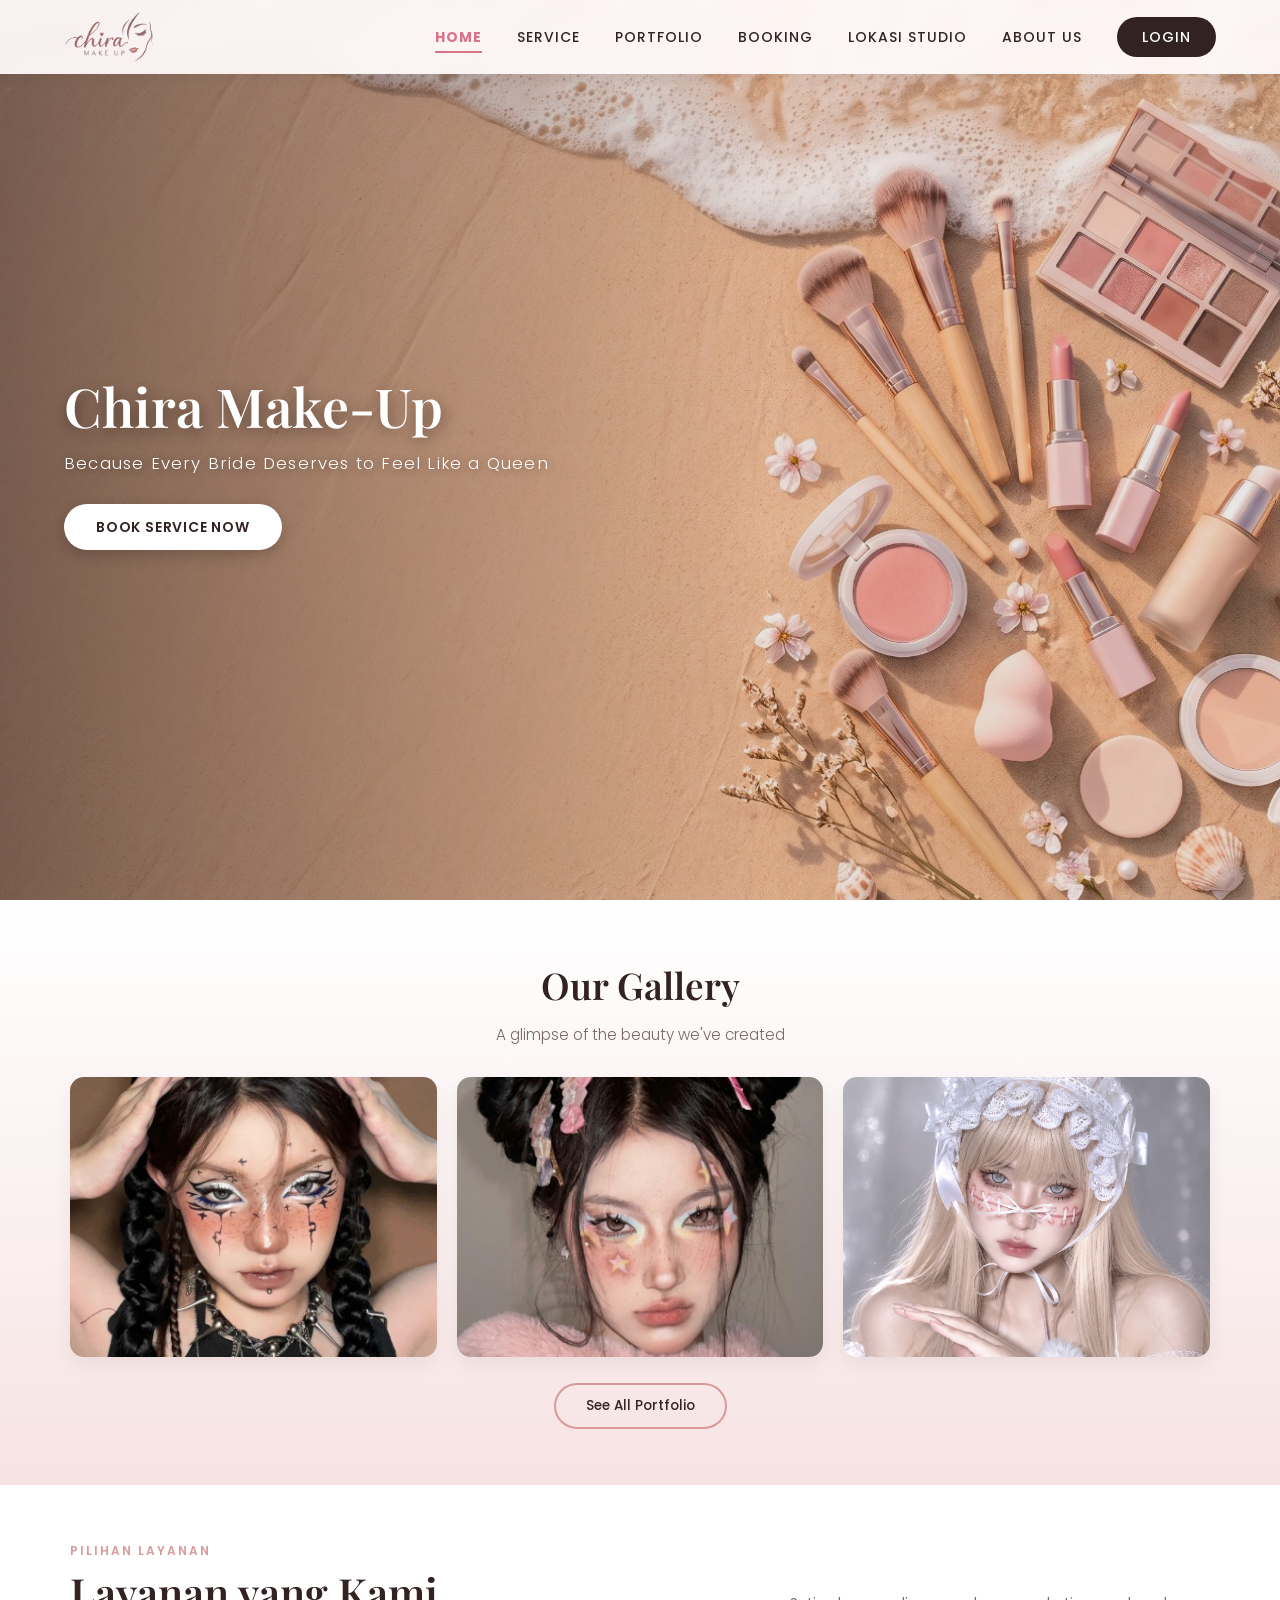
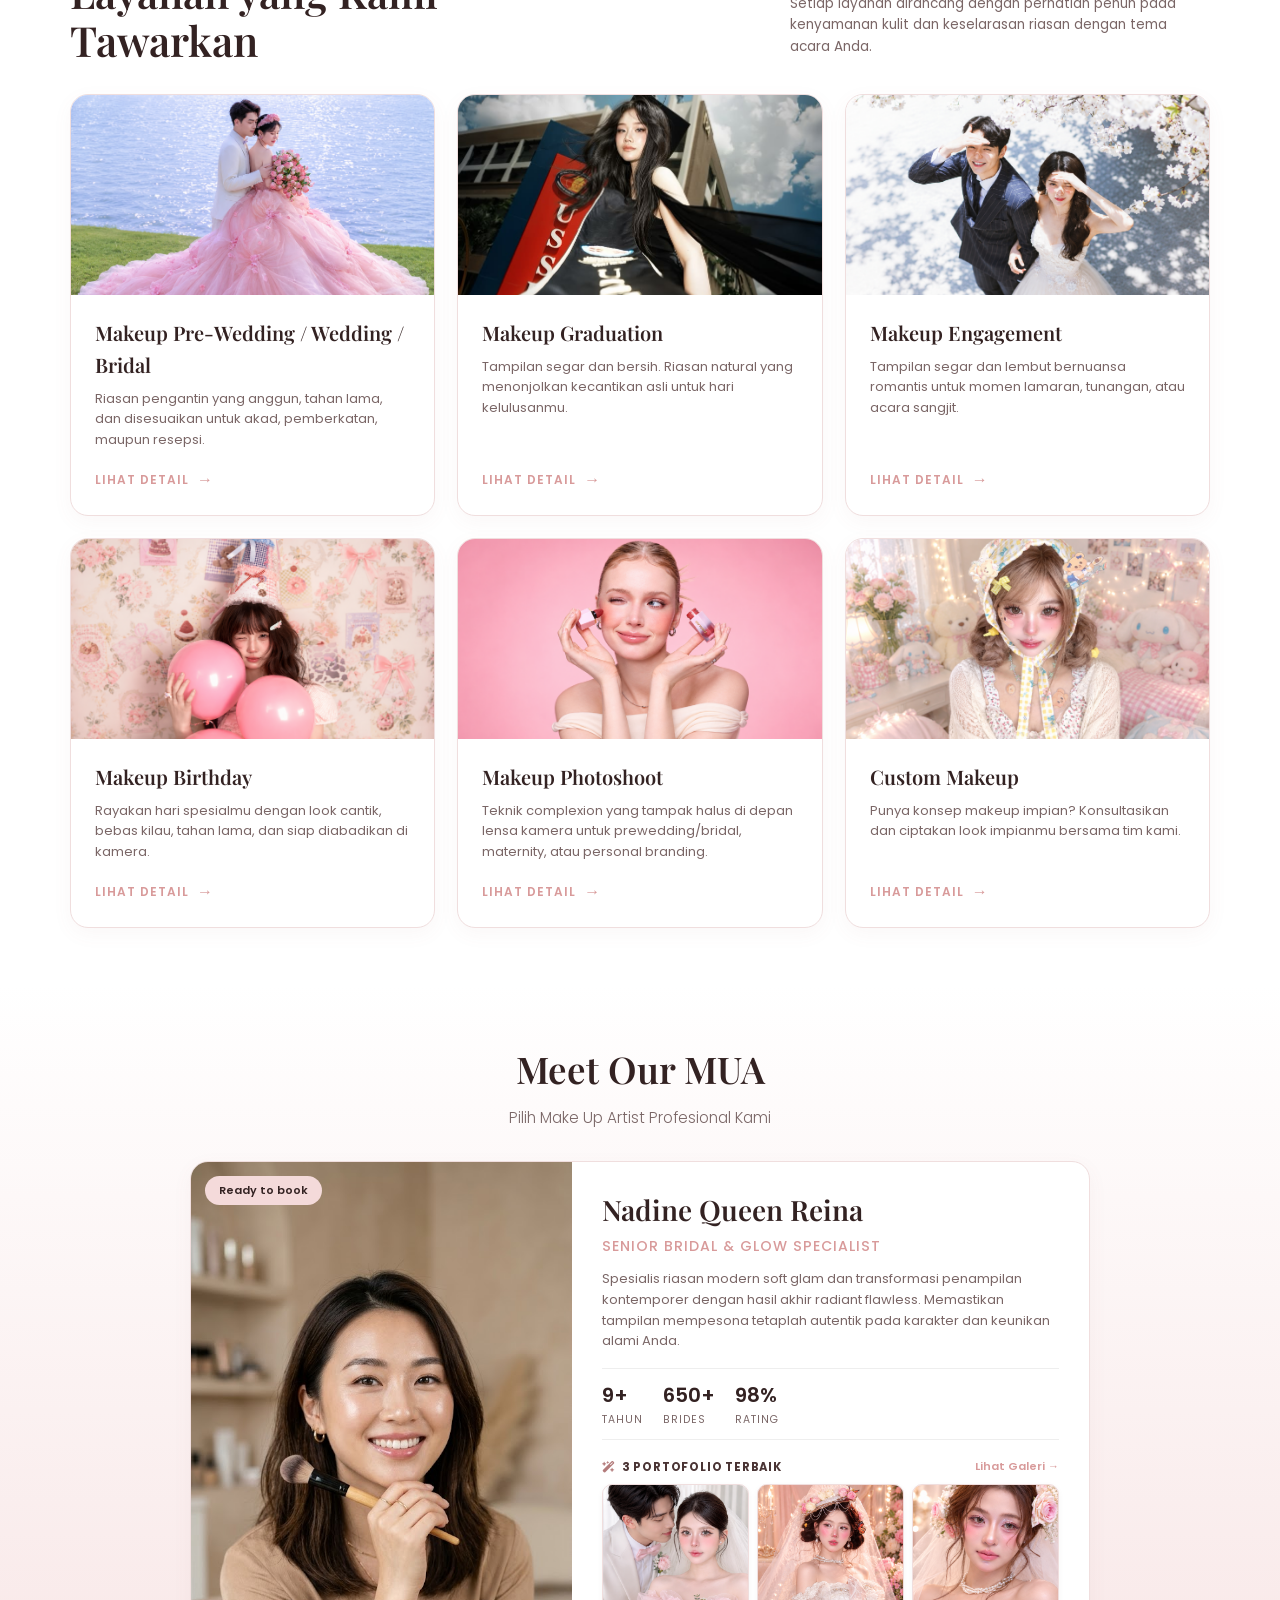
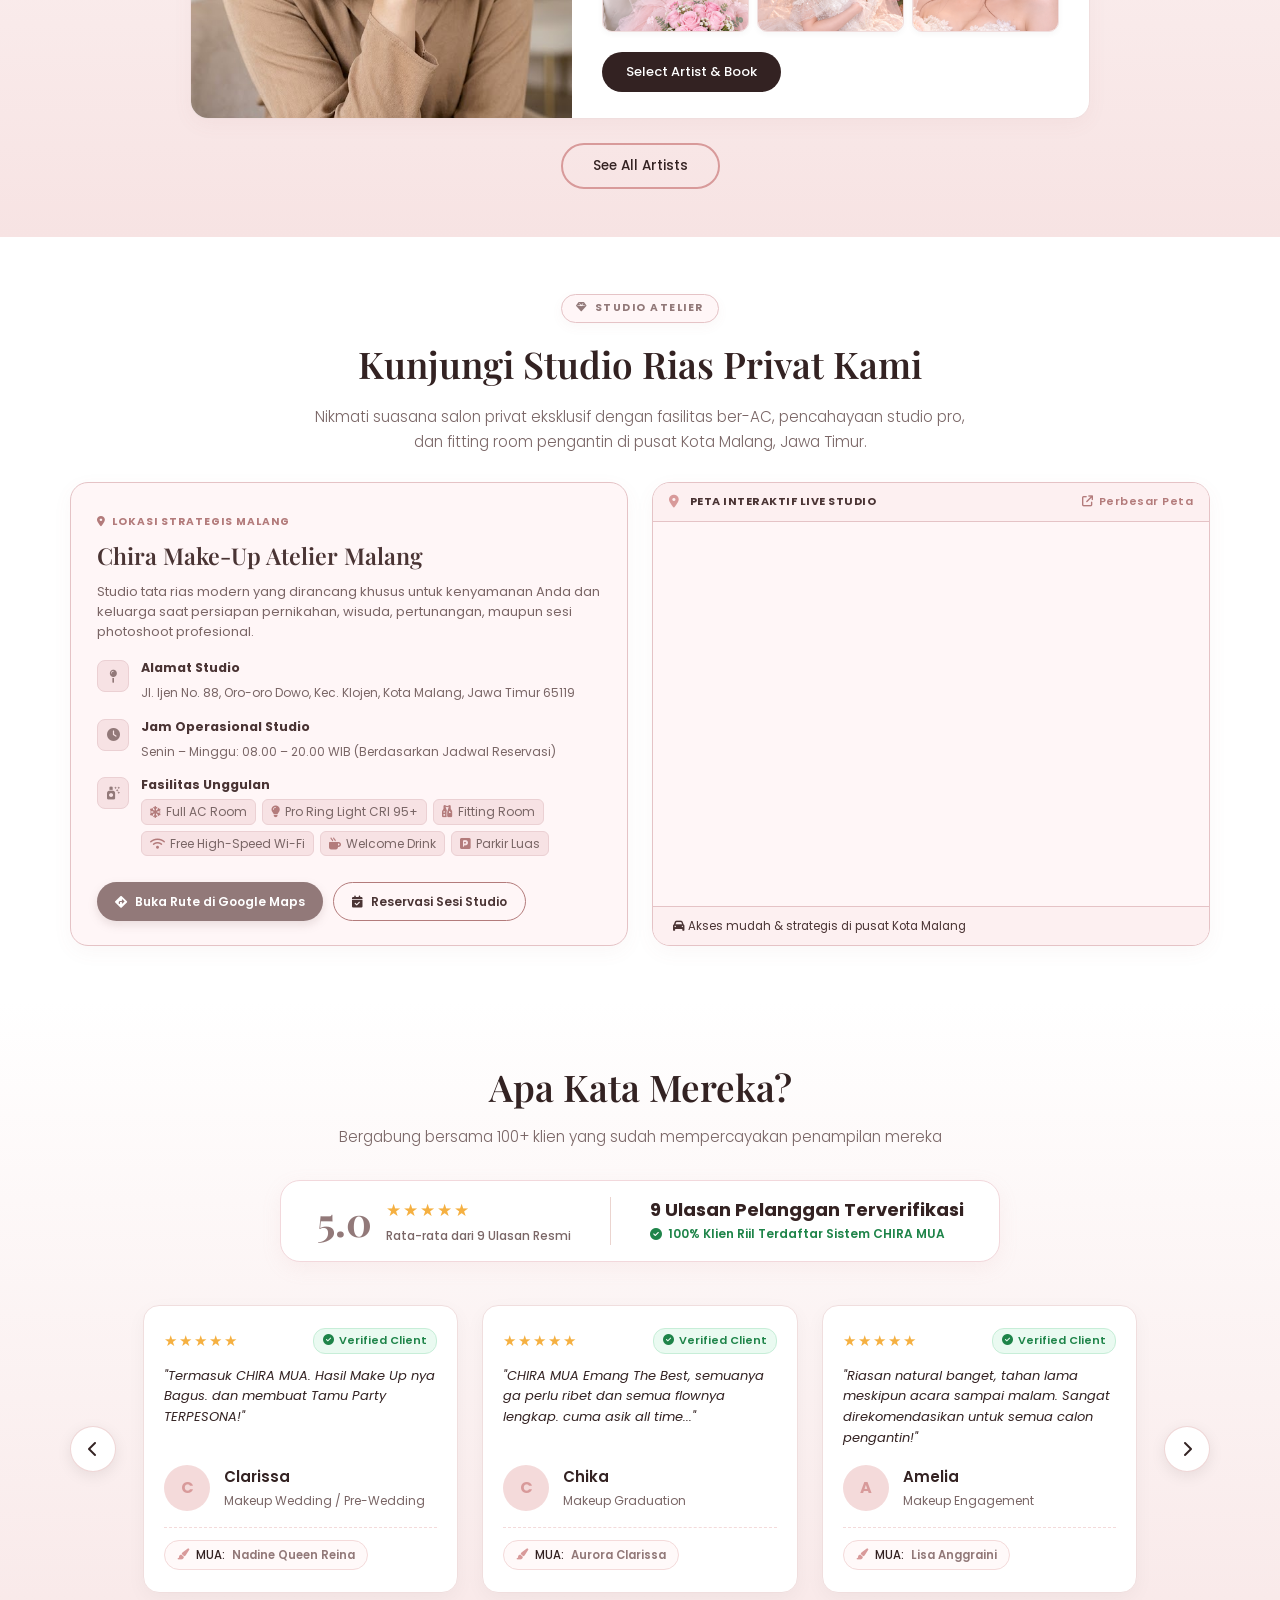
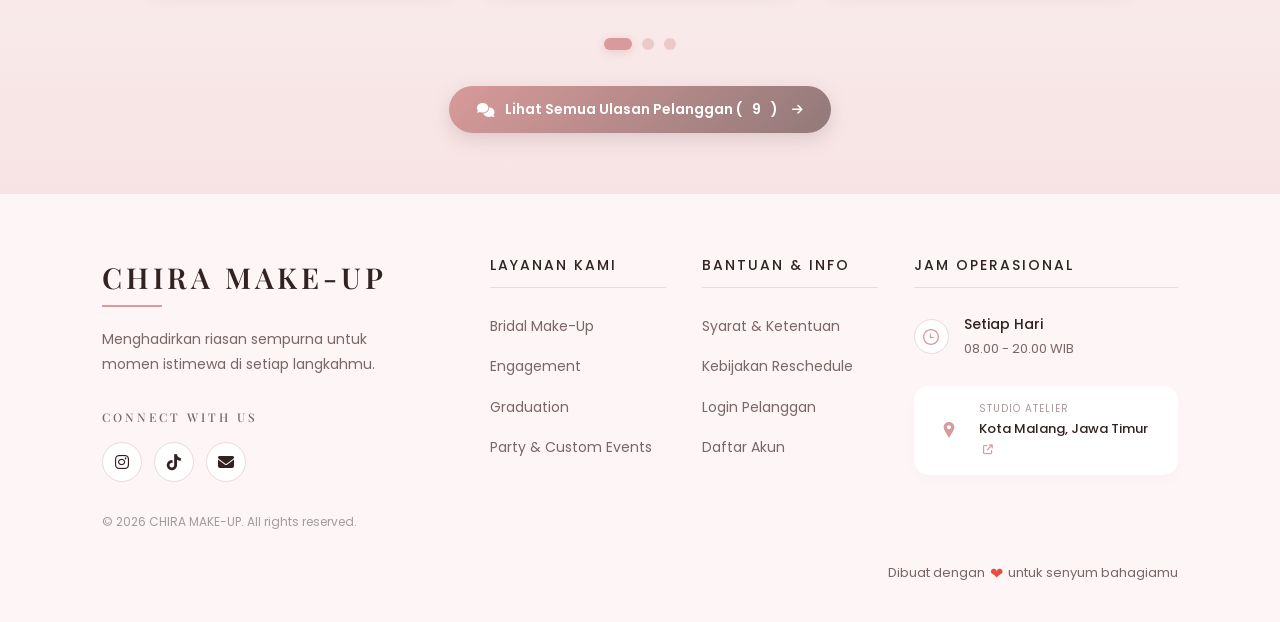
<file: index.html>
<!DOCTYPE html>
<html lang="id">
<head>
    <meta charset="UTF-8">
    <meta name="viewport" content="width=device-width, initial-scale=1.0">
    <title>Chira Make Up | Professional MUA Malang</title>
    <link rel="icon" type="image/png" href="img/Favicon.png">

    <!-- Google Fonts: Playfair Display (Elegan) & Poppins (Modern) -->
    <link rel="preconnect" href="https://fonts.googleapis.com">
    <link rel="preconnect" href="https://fonts.gstatic.com" crossorigin>
    <link href="https://fonts.googleapis.com/css2?family=Playfair+Display:ital,wght@0,400;0,600;0,700;1,400&family=Poppins:wght@300;400;500;600&display=swap" rel="stylesheet">

    <!-- FONT AWESOME (Untuk Ikon Media Sosial) -->
    <link rel="stylesheet" href="https://cdnjs.cloudflare.com/ajax/libs/font-awesome/6.4.0/css/all.min.css">

    <!-- CSS UTAMA LANDING PAGE -->
    <link rel="stylesheet" href="css/index.css">

    <!-- CSS PROFIL CUSTOMER & DROPDOWN NAVBAR -->
    <link rel="stylesheet" href="css/customer-profile.css">
</head>
<body>

    <!-- NAVBAR -->
    <nav class="navbar">
        <div class="nav-logo">
            <img src="img/CHIRA_LOGO-removebg-preview.png" alt="Chira Make Up Logo">
        </div>
        <ul class="nav-links">
            <li><a href="#home" class="active">Home</a></li>
            <li><a href="#service">Service</a></li>
            <li><a href="Portfolio.html">Portfolio</a></li>
            <li><a href="booking.html">Booking</a></li>
            <li><a href="#studio-location">Lokasi Studio</a></li>
            <li><a href="staffmua.html">About Us</a></li>
            <li id="nav-login-item"><a href="login.html" class="nav-btn">Login</a></li>
        </ul>
    </nav>

    <!-- HERO SECTION -->
    <section id="home" class="hero">
        <div class="hero-content">
            <h1>Chira Make-Up</h1>
            <p>Because Every Bride Deserves to Feel Like a Queen</p>
            <a href="booking.html" class="hero-btn">Book Service Now</a>
        </div>
    </section>

    <!-- SHORT GALLERY -->
    <section id="portfolio" class="gallery">
        <h2 class="section-title">Our Gallery</h2>
        <p class="section-subtitle">A glimpse of the beauty we've created</p>
        
        <div class="gallery-grid">
            <div class="gallery-item">
                <img src="img/Gallery-1.png" alt="Bridal Makeup">
            </div>
            <div class="gallery-item">
                <img src="img/Gallery-2.png" alt="Graduation Makeup">
            </div>
            <div class="gallery-item">
                <img src="img/Portfolio-custom1-after.png" alt="Photoshoot Makeup">
            </div>
        </div>
        <div class="gallery-action">
            <a href="Portfolio.html" class="btn-outline">See All Portfolio</a>
        </div>
    </section>

    <!-- OUR SERVICE (UTUH DAN RAPI) -->
    <section id="service" class="services">
        
        <!-- Header Layanan -->
        <div class="services-header">
            <div class="services-header-left">
                <p class="services-eyebrow">PILIHAN LAYANAN</p>
                <h2 class="services-title">Layanan yang Kami Tawarkan</h2>
            </div>
            <div class="services-header-right">
                <p>Setiap layanan dirancang dengan perhatian penuh pada kenyamanan kulit dan keselarasan riasan dengan tema acara Anda.</p>
            </div>
        </div>

        <!-- Grid Kartu Layanan -->
        <div class="service-grid">
            
            <!-- Kartu 1: Wedding -->
            <div class="service-card">
                <div class="service-img-wrapper">
                    <img src="img/service-wedding.png" alt="Bridal Makeup">
                </div>
                <div class="service-content">
                    <h3>Makeup Pre-Wedding / Wedding / Bridal</h3>
                    <p>Riasan pengantin yang anggun, tahan lama, dan disesuaikan untuk akad, pemberkatan, maupun resepsi.</p>
                    <a href="booking.html" class="service-link">Lihat Detail <span>&rarr;</span></a>
                </div>
            </div>

            <!-- Kartu 2: Graduation -->
            <div class="service-card">
                <div class="service-img-wrapper">
                    <img src="img/service-graduation.jpg" alt="Graduation Makeup">
                </div>
                <div class="service-content">
                    <h3>Makeup Graduation</h3>
                    <p>Tampilan segar dan bersih. Riasan natural yang menonjolkan kecantikan asli untuk hari kelulusanmu.</p>
                    <a href="booking.html" class="service-link">Lihat Detail <span>&rarr;</span></a>
                </div>
            </div>

            <!-- Kartu 3: Engagement -->
            <div class="service-card">
                <div class="service-img-wrapper">
                    <img src="img/service-engagement.png" alt="Engagement Makeup">
                </div>
                <div class="service-content">
                    <h3>Makeup Engagement</h3>
                    <p>Tampilan segar dan lembut bernuansa romantis untuk momen lamaran, tunangan, atau acara sangjit.</p>
                    <a href="booking.html" class="service-link">Lihat Detail <span>&rarr;</span></a>
                </div>
            </div>

            <!-- Kartu 4: Birthday -->
            <div class="service-card">
                <div class="service-img-wrapper">
                    <img src="img/service-birthday.png" alt="Birthday Makeup">
                </div>
                <div class="service-content">
                    <h3>Makeup Birthday</h3>
                    <p>Rayakan hari spesialmu dengan look cantik, bebas kilau, tahan lama, dan siap diabadikan di kamera.</p>
                    <a href="booking.html" class="service-link">Lihat Detail <span>&rarr;</span></a>
                </div>
            </div>

            <!-- Kartu 5: Photoshoot -->
            <div class="service-card">
                <div class="service-img-wrapper">
                    <img src="img/service-photoshoot.png" alt="Photoshoot Makeup">
                </div>
                <div class="service-content">
                    <h3>Makeup Photoshoot</h3>
                    <p>Teknik complexion yang tampak halus di depan lensa kamera untuk prewedding/bridal, maternity, atau personal branding.</p>
                    <a href="booking.html" class="service-link">Lihat Detail <span>&rarr;</span></a>
                </div>
            </div>

            <!-- Kartu 6: Custom -->
            <div class="service-card">
                <div class="service-img-wrapper">
                    <img src="img/service-custom.jpg" alt="Custom Makeup">
                </div>
                <div class="service-content">
                    <h3>Custom Makeup</h3>
                    <p>Punya konsep makeup impian? Konsultasikan dan ciptakan look impianmu bersama tim kami.</p>
                    <a href="booking.html" class="service-link">Lihat Detail <span>&rarr;</span></a>
                </div>
            </div>

        </div>

    </section>

    <!-- MEET OUR ARTIST -->
    <section id="artist" class="artist-section">
        <h2 class="section-title">Meet Our MUA</h2>
        <p class="section-subtitle">Pilih Make Up Artist Profesional Kami</p>

        <div class="artist-card">
            <div class="artist-image">
                <div class="artist-badge">Ready to book</div>
                <img src="img/MUA-STAFF-Nadine.png" alt="Nadine Queen Reina">
            </div>
            <div class="artist-info">
                <h3 class="artist-name">Nadine Queen Reina</h3>
                <div class="artist-title">Senior Bridal & Glow Specialist</div>
                
                <p class="artist-bio">
                    Spesialis riasan modern soft glam dan transformasi penampilan kontemporer dengan hasil akhir radiant flawless. Memastikan tampilan mempesona tetaplah autentik pada karakter dan keunikan alami Anda.
                </p>

                <div class="artist-stats">
                    <div class="stat-item">
                        <h4>9+</h4>
                        <p>Tahun</p>
                    </div>
                    <div class="stat-item">
                        <h4>650+</h4>
                        <p>Brides</p>
                    </div>
                    <div class="stat-item">
                        <h4>98%</h4>
                        <p>Rating</p>
                    </div>
                </div>

                <!-- 3 Portofolio Terbaik Nadine -->
                <div class="artist-portfolio-mini">
                    <div class="artist-portfolio-header">
                        <span class="portfolio-mini-title"><i class="fa-solid fa-wand-magic-sparkles"></i> 3 Portofolio Terbaik</span>
                        <a href="Portfolio.html" class="portfolio-mini-more">Lihat Galeri &rarr;</a>
                    </div>
                    <div class="artist-portfolio-grid" id="nadinePortfolioGrid">
                        <div class="portfolio-thumb-card" title="Radiant Akad Bridal">
                            <img src="img/Portfolio-wedding1-after.png" alt="Radiant Akad Bridal">
                            <span class="thumb-caption">Akad Bridal</span>
                        </div>
                        <div class="portfolio-thumb-card" title="Soft Glam Reception">
                            <img src="img/Portfolio-wedding2-after.png" alt="Soft Glam Reception">
                            <span class="thumb-caption">Soft Glam</span>
                        </div>
                        <div class="portfolio-thumb-card" title="Flawless Glass Skin">
                            <img src="img/Portfolio-wedding3-after.png" alt="Flawless Glass Skin">
                            <span class="thumb-caption">Glass Skin</span>
                        </div>
                    </div>
                </div>

                <a href="booking.html" class="artist-btn">Select Artist & Book</a>
            </div>
        </div>
        <div class="gallery-action">
            <a href="staffmua.html" class="btn-outline">See All Artists</a>
        </div>
    </section>

    <!-- SECTION STUDIO ATELIER & INTERACTIVE GOOGLE MAPS -->
    <section id="studio-location" class="studio-section">
        <div class="studio-section-container">
            <div class="studio-header-wrap">
                <span class="studio-badge"><i class="fa-solid fa-gem"></i> STUDIO ATELIER</span>
                <h2 class="section-title" style="margin-bottom: 12px;">Kunjungi Studio Rias Privat Kami</h2>
                <p class="section-subtitle" style="max-width: 680px; margin: 0 auto 10px;">
                    Nikmati suasana salon privat eksklusif dengan fasilitas ber-AC, pencahayaan studio pro, dan fitting room pengantin di pusat Kota Malang, Jawa Timur.
                </p>
            </div>

            <div class="studio-content-grid">
                <!-- Info Kolom Kiri -->
                <div class="studio-info-card">
                    <div>
                        <div class="studio-badge-soft"><i class="fa-solid fa-location-dot"></i> LOKASI STRATEGIS MALANG</div>
                        <h3>Chira Make-Up Atelier Malang</h3>
                        <p class="studio-desc">
                            Studio tata rias modern yang dirancang khusus untuk kenyamanan Anda dan keluarga saat persiapan pernikahan, wisuda, pertunangan, maupun sesi photoshoot profesional.
                        </p>

                        <div class="studio-meta-list">
                            <div class="studio-meta-item">
                                <div class="studio-meta-icon"><i class="fa-solid fa-map-pin"></i></div>
                                <div>
                                    <strong>Alamat Studio</strong>
                                    <span>Jl. Ijen No. 88, Oro-oro Dowo, Kec. Klojen, Kota Malang, Jawa Timur 65119</span>
                                </div>
                            </div>

                            <div class="studio-meta-item">
                                <div class="studio-meta-icon"><i class="fa-solid fa-clock"></i></div>
                                <div>
                                    <strong>Jam Operasional Studio</strong>
                                    <span>Senin – Minggu: 08.00 – 20.00 WIB (Berdasarkan Jadwal Reservasi)</span>
                                </div>
                            </div>

                            <div class="studio-meta-item">
                                <div class="studio-meta-icon"><i class="fa-solid fa-spray-can-sparkles"></i></div>
                                <div>
                                    <strong>Fasilitas Unggulan</strong>
                                    <div class="studio-chips">
                                        <span class="studio-chip"><i class="fa-solid fa-snowflake"></i> Full AC Room</span>
                                        <span class="studio-chip"><i class="fa-solid fa-lightbulb"></i> Pro Ring Light CRI 95+</span>
                                        <span class="studio-chip"><i class="fa-solid fa-vest-patches"></i> Fitting Room</span>
                                        <span class="studio-chip"><i class="fa-solid fa-wifi"></i> Free High-Speed Wi-Fi</span>
                                        <span class="studio-chip"><i class="fa-solid fa-mug-hot"></i> Welcome Drink</span>
                                        <span class="studio-chip"><i class="fa-solid fa-square-parking"></i> Parkir Luas</span>
                                    </div>
                                </div>
                            </div>
                        </div>
                    </div>

                    <div class="studio-actions">
                        <a href="https://maps.google.com/?q=Kota+Malang,+Jawa+Timur" target="_blank" rel="noopener noreferrer" class="btn-gmaps-direct" title="Buka Rute Navigasi Google Maps">
                            <i class="fa-solid fa-diamond-turn-right"></i> Buka Rute di Google Maps
                        </a>
                        <a href="booking.html" class="btn-studio-booking">
                            <i class="fa-solid fa-calendar-check"></i> Reservasi Sesi Studio
                        </a>
                    </div>
                </div>

                <!-- Peta Kolom Kanan (Google Maps Embed) -->
                <div class="studio-map-card">
                    <div class="map-card-header">
                        <i class="fa-solid fa-location-dot" style="color: var(--accent-pink); font-size: 13px;"></i>
                        <span>PETA INTERAKTIF LIVE STUDIO</span>
                        <a href="https://maps.google.com/?q=Kota+Malang,+Jawa+Timur" target="_blank" rel="noopener noreferrer" class="map-expand-btn" title="Buka Google Maps di Tab Baru">
                            <i class="fa-solid fa-arrow-up-right-from-square"></i> Perbesar Peta
                        </a>
                    </div>
                    <div class="map-iframe-wrapper">
                        <iframe 
                            src="https://maps.google.com/maps?q=Kota+Malang,+Jawa+Timur&t=&z=14&ie=UTF8&iwloc=&output=embed" 
                            width="100%" 
                            height="100%" 
                            style="border:0;" 
                            allowfullscreen="" 
                            loading="lazy" 
                            referrerpolicy="no-referrer-when-downgrade"
                            title="Peta Interaktif Studio Atelier Chira Make-Up Malang">
                        </iframe>
                    </div>
                    <div class="map-card-footer">
                        <span><i class="fa-solid fa-car"></i> Akses mudah & strategis di pusat Kota Malang</span>
                    </div>
                </div>
            </div>
        </div>
    </section>

    <!-- TESTIMONIALS -->
        <!-- TESTIMONIALS (ETALASE ULASAN TERVERIFIKASI & CAROUSEL TERKONTROL) -->
    <section class="testimonials" id="testimonials">
        <h2 class="section-title">Apa Kata Mereka?</h2>
        <p class="section-subtitle">Bergabung bersama 100+ klien yang sudah mempercayakan penampilan mereka</p>

        <!-- SKOR AGREGAT & STATISTIK ULASAN TERVERIFIKASI -->
        <div class="testi-aggregate-container" id="testiAggregateSummary">
            <!-- Rendered dynamically by JS -->
        </div>

        <div class="testi-carousel-wrapper">
            <!-- Tombol Navigasi Kiri -->
            <button class="testi-nav-btn prev-btn" id="testiPrevBtn" aria-label="Slide Sebelumnya">
                <i class="fa-solid fa-chevron-left"></i>
            </button>

            <!-- Viewport Slider -->
            <div class="testi-carousel-viewport" id="testiViewport">
                <div class="testi-track" id="testiTrack">
                    <!-- Dynamic rendering limited to 6-9 latest 4-5★ reviews -->
                </div>
            </div>

            <!-- Tombol Navigasi Kanan -->
            <button class="testi-nav-btn next-btn" id="testiNextBtn" aria-label="Slide Berikutnya">
                <i class="fa-solid fa-chevron-right"></i>
            </button>
        </div>

        <!-- Pagination Dots -->
        <div class="testi-dots" id="testiDots"></div>

        <!-- TOMBOL LIHAT SEMUA ULASAN DENGAN FILTER & PAGINATION -->
        <div class="testi-all-reviews-action">
            <button type="button" class="btn-all-reviews" id="btnOpenAllReviewsModal">
                <i class="fa-solid fa-comments"></i> Lihat Semua Ulasan Pelanggan (<span id="totalReviewsCountBtn">0</span>)
                <i class="fa-solid fa-arrow-right" style="font-size: 12px; margin-left: 4px;"></i>
            </button>
        </div>
    </section>

    <!-- FOOTER (REVISI PREMIUM) -->
    <footer class="site-footer">
        <div class="footer-container">
            
            <!-- Kolom 1: Brand & Media Sosial -->
            <div class="brand-col">
                <h2>CHIRA MAKE-UP</h2>
                <div class="title-line"></div>
                <p class="tagline">Menghadirkan riasan sempurna untuk momen istimewa di setiap langkahmu.</p>
                
                <h4 class="connect-title">CONNECT WITH US</h4>
                <div class="social-links">
                    <a href="https://instagram.com" aria-label="Instagram" target="_blank">
                        <i class="fa-brands fa-instagram"></i>
                    </a>
                    <a href="https://tiktok.com" aria-label="TikTok" target="_blank">
                        <i class="fa-brands fa-tiktok"></i>
                    </a>
                    <a href="mailto:hello@chiramua.com" aria-label="Email">
                        <i class="fa-solid fa-envelope"></i>
                    </a>
                </div>
                
                <p class="copyright-text">© 2026 CHIRA MAKE-UP. All rights reserved.</p>
            </div>

            <!-- Kolom 2: Layanan -->
            <div class="footer-col">
                <h3>LAYANAN KAMI</h3>
                <div class="line"></div>
                <ul>
                    <li><a href="#service">Bridal Make-Up</a></li>
                    <li><a href="#service">Engagement</a></li>
                    <li><a href="#service">Graduation</a></li>
                    <li><a href="#service">Party & Custom Events</a></li>
                </ul>
            </div>

            <!-- Kolom 3: Bantuan -->
            <div class="footer-col">
                <h3>BANTUAN & INFO</h3>
                <div class="line"></div>
                <ul>
                    <li><a href="syarat-ketentuan.html">Syarat & Ketentuan</a></li>
                    <li><a href="syarat-ketentuan.html#reschedule">Kebijakan Reschedule</a></li>
                    <li><a href="login.html">Login Pelanggan</a></li>
                    <li><a href="register.html">Daftar Akun</a></li>
                </ul>
            </div>

            <!-- Kolom 4: Operasional -->
            <div class="footer-col operation-col">
                <h3>JAM OPERASIONAL</h3>
                <div class="line"></div>
                
                <div class="op-item">
                    <div class="op-icon">
                        <svg viewBox="0 0 24 24"><path d="M12 2c5.514 0 10 4.486 10 10s-4.486 10-10 10-10-4.486-10-10 4.486-10 10-10zm0-2c-6.627 0-12 5.373-12 12s5.373 12 12 12 12-5.373 12-12-5.373-12-12-12zm5.848 12.459c.202.038.202.333.001.372-1.907.361-6.045 1.111-6.547 1.111-.719 0-1.301-.582-1.301-1.301 0-.512.77-5.447 1.125-7.445.034-.192.312-.181.343.014l.929 6.434 5.45.815z"/></svg>
                    </div>
                    <div class="op-text">
                        <strong>Setiap Hari</strong>
                        <span>08.00 - 20.00 WIB</span>
                    </div>
                </div>

                <a href="https://maps.google.com/?q=Kota+Malang,+Jawa+Timur" target="_blank" rel="noopener noreferrer" class="studio-box" title="Buka Lokasi Studio Atelier di Google Maps">
                    <div class="op-icon">
                        <svg viewBox="0 0 24 24"><path d="M12 0c-4.198 0-8 3.403-8 7.602 0 4.198 3.469 9.21 8 16.398 4.531-7.188 8-12.2 8-16.398 0-4.199-3.801-7.602-8-7.602zm0 11c-1.657 0-3-1.343-3-3s1.343-3 3-3 3 1.343 3 3-1.343 3-3 3z"/></svg>
                    </div>
                    <div class="op-text">
                        <span class="label">STUDIO ATELIER</span>
                        <strong>Kota Malang, Jawa Timur <i class="fa-solid fa-arrow-up-right-from-square" style="font-size: 10px; margin-left: 4px; color: var(--accent-pink);"></i></strong>
                    </div>
                </a>
            </div>

        </div>

        <div class="footer-bottom-wrap">
            <div class="made-with-love">
                Dibuat dengan <span style="color: #e74c3c; font-size: 16px;">❤</span> untuk senyum bahagiamu
            </div>
        </div>
    </footer>

    <!-- MODAL ARSIP SEMUA ULASAN PELANGGAN TERVERIFIKASI -->
    <div class="chira-modal-overlay" id="allReviewsModal">
        <div class="all-reviews-modal-card">
            <div class="arm-header">
                <div class="arm-title-group">
                    <span class="arm-badge"><i class="fa-solid fa-shield-halved"></i> Verified Customer Feedback</span>
                    <h3>Arsip Lengkap Ulasan &amp; Pengalaman Klien</h3>
                    <p id="armSubtitle">Menampilkan ulasan resmi terverifikasi dari seluruh reservasi CHIRA MAKE-UP Atelier.</p>
                </div>
                <button type="button" class="arm-close-btn" id="btnCloseAllReviewsModal" aria-label="Tutup Modal">&times;</button>
            </div>

            <!-- FILTER BAR -->
            <div class="arm-filter-bar">
                <!-- Filter Rating Bintang -->
                <div class="arm-filter-group">
                    <label for="filterRatingStars"><i class="fa-solid fa-star" style="color: #f5b041;"></i> Rating:</label>
                    <select id="filterRatingStars" class="arm-select">
                        <option value="all">Semua Rating (★ 1 - 5)</option>
                        <option value="5">Bintang 5 Sempurna (★★★★★)</option>
                        <option value="4">Bintang 4 (★★★★☆)</option>
                        <option value="3">Bintang 3 (★★★☆☆)</option>
                        <option value="1-2">Bintang 1 - 2</option>
                    </select>
                </div>

                <!-- Filter Staff MUA -->
                <div class="arm-filter-group">
                    <label for="filterStaffMUA"><i class="fa-solid fa-wand-magic-sparkles" style="color: #927979;"></i> Staff MUA:</label>
                    <select id="filterStaffMUA" class="arm-select">
                        <option value="all">Semua Staff MUA (6 Artist)</option>
                        <option value="Nadine Queen Reina">Nadine Queen Reina</option>
                        <option value="Aurora Clarissa">Aurora Clarissa</option>
                        <option value="Lisa Anggraini">Lisa Anggraini</option>
                        <option value="Draco Sebastian">Draco Sebastian</option>
                        <option value="Marco Pratama">Marco Pratama</option>
                        <option value="Thania Aurelia Putri">Thania Aurelia Putri</option>
                    </select>
                </div>

                <!-- Filter Layanan -->
                <div class="arm-filter-group">
                    <label for="filterServiceType"><i class="fa-solid fa-tag" style="color: #d8738a;"></i> Layanan:</label>
                    <select id="filterServiceType" class="arm-select">
                        <option value="all">Semua Layanan</option>
                        <option value="Makeup Wedding / Pre-Wedding">Makeup Wedding / Pre-Wedding</option>
                        <option value="Makeup Graduation">Makeup Graduation</option>
                        <option value="Makeup Engagement">Makeup Engagement</option>
                        <option value="Makeup Birthday">Makeup Birthday</option>
                        <option value="Makeup Photoshoot">Makeup Photoshoot</option>
                        <option value="Custom Makeup">Custom Makeup</option>
                    </select>
                </div>

                <!-- Search Input -->
                <div class="arm-filter-group arm-search-wrap">
                    <input type="text" id="searchReviewInput" class="arm-search-input" placeholder="Cari ulasan klien...">
                </div>
            </div>

            <!-- REVIEWS STATS BAR -->
            <div class="arm-stats-bar">
                <span id="armResultCount">Menampilkan 0 ulasan</span>
                <span class="arm-verified-indicator"><i class="fa-solid fa-circle-check"></i> 100% Terintegrasi Transaksi Riil</span>
            </div>

            <!-- SCROLLABLE REVIEWS GRID -->
            <div class="arm-body-scroll">
                <div class="arm-reviews-grid" id="armReviewsGrid">
                    <!-- 6 Reviews per page -->
                </div>
            </div>

            <!-- PAGINATION CONTROLS -->
            <div class="arm-pagination" id="armPagination">
                <!-- Prev, 1, 2, 3..., Next -->
            </div>
        </div>
    </div>

    <!-- JS PROFIL CUSTOMER & DROPDOWN NAVBAR -->
    <script src="js/customer-profile.js"></script>

    <!-- SCRIPT UTAMA LANDING PAGE -->
    <script src="js/index.js"></script>
</body>
</html>
</file>
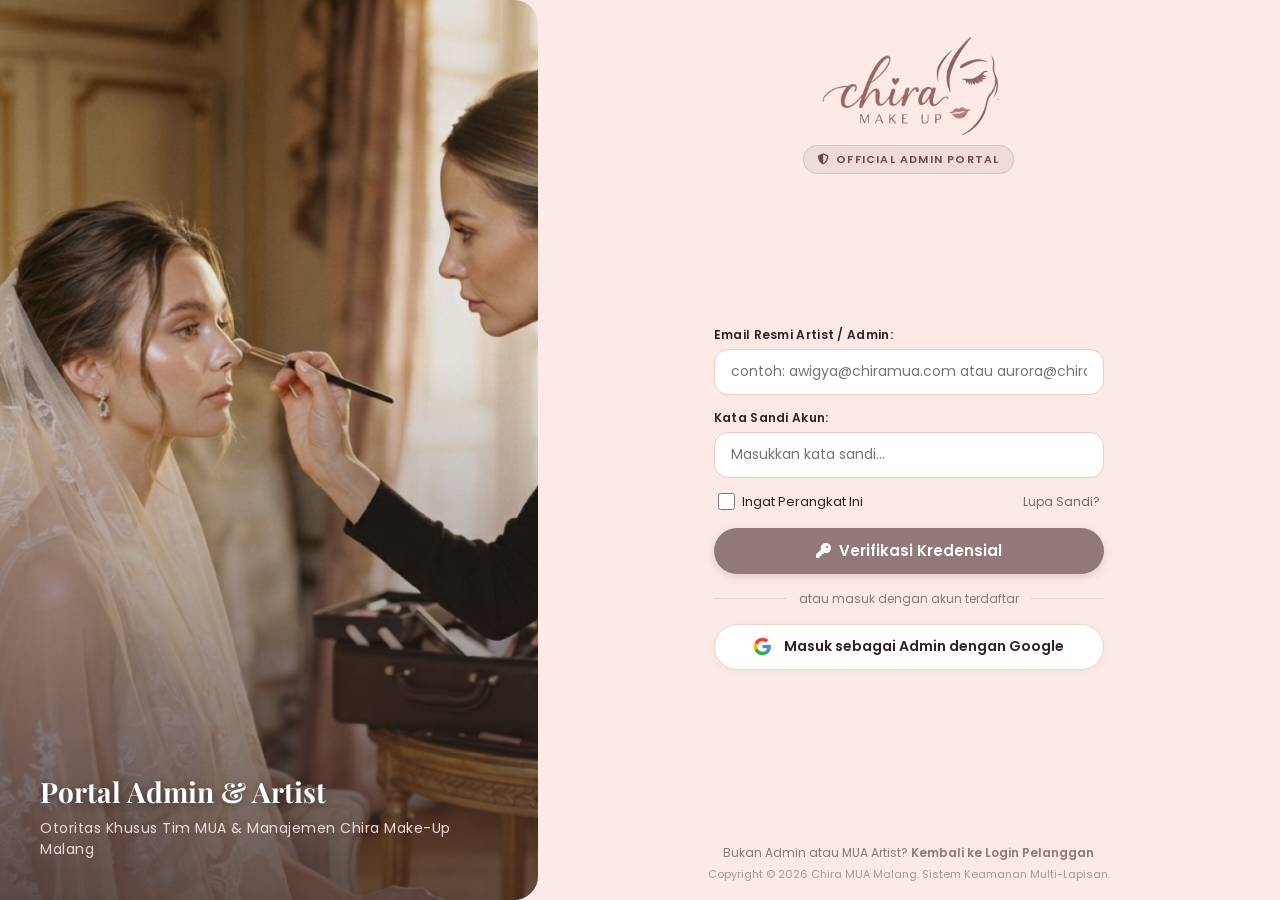
<file: admin-login.html>
<!DOCTYPE html>
<html lang="id">
<head>
    <meta charset="UTF-8">
    <meta name="viewport" content="width=device-width, initial-scale=1.0">
    <title>Login Admin & MUA Artist | Chira Make Up</title>
    <link rel="icon" type="image/png" href="img/Favicon.png">

    <!-- Google Fonts -->
    <link rel="preconnect" href="https://fonts.googleapis.com">
    <link rel="preconnect" href="https://fonts.gstatic.com" crossorigin>
    <link href="https://fonts.googleapis.com/css2?family=Playfair+Display:ital,wght@0,600;0,700;1,400&family=Poppins:wght@300;400;500;600;700&display=swap" rel="stylesheet">
    <link rel="stylesheet" href="https://cdnjs.cloudflare.com/ajax/libs/font-awesome/6.4.0/css/all.min.css">

    <link rel="stylesheet" href="css/admin-login.css">
</head>

<body>

    <div class="login-container">

        <!-- FOTO PANEL KIRI -->
        <div class="photo-section">
            <img src="img/FOTO-STAFF-LOGIN.png" alt="Staff MUA Atelier Chira">
            <div class="photo-overlay">
                <h2>Portal Admin & Artist</h2>
                <p>Otoritas Khusus Tim MUA & Manajemen Chira Make-Up Malang</p>
            </div>
        </div>

        <!-- FORM LOGIN KANAN -->
        <main class="form-section">

            <!-- LOGO & BADGE -->
            <header class="header-wrap"> 
                <div class="logo">
                    <img src="img/CHIRA_LOGO-removebg-preview.png" alt="Chira Make Up Logo">
                </div>
                <div class="portal-badge">
                    <i class="fa-solid fa-shield-halved"></i>
                    <span>Official Admin Portal</span>
                </div>
            </header>

            <!-- KOTAK NOTIFIKASI ERROR / LOCKOUT -->
            <div id="alertBox" class="alert-box alert-danger">
                <i class="fa-solid fa-triangle-exclamation" style="margin-top: 2px;"></i>
                <div id="alertMsg">Akses Ditolak</div>
            </div>

            <!-- FORMULIR LOGIN ADMIN -->
            <form class="login-form" id="adminLoginForm">

                <div class="form-group">
                    <label for="adminEmail">Email Resmi Artist / Admin:</label>
                    <input
                        type="email"
                        id="adminEmail"
                        name="email"
                        placeholder="contoh: awigya@chiramua.com atau aurora@chiramua.com"
                        aria-label="Email Admin"
                        required
                        autocomplete="email"
                    >
                </div>

                <div class="form-group">
                    <label for="adminPassword">Kata Sandi Akun:</label>
                    <input
                        type="password"
                        id="adminPassword"
                        name="password"
                        placeholder="Masukkan kata sandi..."
                        aria-label="Kata Sandi Admin"
                        required
                        autocomplete="current-password"
                    >
                </div>

                <div class="login-options">
                    <label class="remember">
                        <input type="checkbox" name="remember" id="rememberMe">
                        <span>Ingat Perangkat Ini</span>
                    </label>
                    <a href="#" class="forgot-link" onclick="alert('Untuk reset akun Admin/Artist, silakan hubungi Super Admin / Owner (Awigya Zora).'); return false;">Lupa Sandi?</a>
                </div>

                <button type="submit" class="login-button" id="submitLoginBtn">
                    <i class="fa-solid fa-key"></i>
                    <span>Verifikasi Kredensial</span>
                </button>

                <!-- DIVIDER -->
                <div class="divider">
                    <span>atau masuk dengan akun terdaftar</span>
                </div>

                <!-- GOOGLE SIGN-IN RESMI ADMIN -->
                <button type="button" class="google-btn" id="googleAdminBtn">
                    <svg viewBox="0 0 24 24">
                        <path fill="#4285F4" d="M22.56 12.25c0-.78-.07-1.53-.2-2.25H12v4.26h5.92c-.26 1.37-1.04 2.53-2.21 3.31v2.77h3.57c2.08-1.92 3.28-4.74 3.28-8.09z"/>
                        <path fill="#34A853" d="M12 23c2.97 0 5.46-.98 7.28-2.66l-3.57-2.77c-.98.66-2.23 1.06-3.71 1.06-2.86 0-5.29-1.93-6.16-4.53H2.18v2.84C3.99 20.53 7.7 23 12 23z"/>
                        <path fill="#FBBC05" d="M5.84 14.09c-.22-.66-.35-1.36-.35-2.09s.13-1.43.35-2.09V7.06H2.18C1.43 8.55 1 10.22 1 12s.43 3.45 1.18 4.94l2.85-2.22.81-.63z"/>
                        <path fill="#EA4335" d="M12 5.38c1.62 0 3.06.56 4.21 1.64l3.15-3.15C17.45 2.09 14.97 1 12 1 7.7 1 3.99 3.47 2.18 7.06l3.66 2.84c.87-2.6 3.3-4.52 6.16-4.52z"/>
                    </svg>
                    <span>Masuk sebagai Admin dengan Google</span>
                </button>

            </form>

            <!-- FOOTER BAWAH -->
            <footer class="bottom-section">
                <p>
                    Bukan Admin atau MUA Artist?
                    <a href="login.html">Kembali ke Login Pelanggan</a>
                </p>
                <p class="copyright">
                    Copyright © 2026 Chira MUA Malang. Sistem Keamanan Multi-Lapisan.
                </p>
            </footer>

        </main>

    </div>

    <!-- MODAL 1: PEMILIHAN AKUN GOOGLE KHUSUS ADMIN -->
    <div class="modal-overlay" id="googleSelectModal">
        <div class="modal-box">
            <div class="modal-header">
                <div class="modal-icon-badge" style="background:#f0f4ff; color:#4285f4; border-color:#d4e2ff;">
                    <i class="fa-brands fa-google"></i>
                </div>
                <h3 class="modal-title">Pilih Akun Google Admin</h3>
                <p class="modal-subtitle">Gunakan email Google yang terdaftar dalam hak otoritas Chira Atelier</p>
            </div>

            <div class="google-account-list" id="googleAccountsList">
                <!-- Diisi otomatis oleh JavaScript -->
            </div>

            <button type="button" class="test-unauthorized-btn" id="testFakeAccountBtn">
                <i class="fa-solid fa-user-xmark"></i> Uji Coba Akun Google Luar (Simulasi Akses Ditolak)
            </button>

            <div style="margin-top: 14px;">
                <button type="button" class="btn-cancel" style="width: 100%;" id="closeGoogleModalBtn">Batal</button>
            </div>
        </div>
    </div>

    <!-- MODAL 2: TAHAP VERIFIKASI 2x PIN KEAMANAN KETAT -->
    <div class="modal-overlay" id="pinVerifyModal">
        <div class="modal-box">
            <div class="modal-header">
                <div class="modal-icon-badge shield">
                    <i class="fa-solid fa-lock"></i>
                </div>
                <h3 class="modal-title">Verifikasi 2-Lapis PIN</h3>
                <p class="modal-subtitle">Otorisasi tahap kedua sebelum akses dashboard diberikan</p>
            </div>

            <!-- INFORMASI ARTIST YANG DIOTENTIKASI -->
            <div class="admin-auth-info">
                <div class="admin-avatar" id="authAvatar">AZ</div>
                <div class="admin-text-details">
                    <div class="name" id="authArtistName">Awigya Zora</div>
                    <div class="role" id="authArtistRole">Super Admin / Owner</div>
                </div>
            </div>

            <form id="pinForm">
                <!-- PIN 1: MASTER PIN STUDIO -->
                <div class="pin-group">
                    <label for="masterPin">
                        <span>1. PIN Utama Studio:</span>
                        <span class="hint">Demo: 889900</span>
                    </label>
                    <div class="pin-input-wrap">
                        <input
                            type="password"
                            id="masterPin"
                            maxlength="6"
                            placeholder="••••••"
                            required
                            autocomplete="off"
                            inputmode="numeric"
                        >
                        <i class="fa-solid fa-eye pin-toggle-icon" onclick="togglePinVisibility('masterPin', this)"></i>
                    </div>
                </div>

                <!-- PIN 2: PERSONAL ARTIST PIN -->
                <div class="pin-group">
                    <label for="artistPin">
                        <span>2. PIN Pribadi Artist:</span>
                        <span class="hint" id="personalPinHint">Demo: 112233</span>
                    </label>
                    <div class="pin-input-wrap">
                        <input
                            type="password"
                            id="artistPin"
                            maxlength="6"
                            placeholder="••••••"
                            required
                            autocomplete="off"
                            inputmode="numeric"
                        >
                        <i class="fa-solid fa-eye pin-toggle-icon" onclick="togglePinVisibility('artistPin', this)"></i>
                    </div>
                </div>

                <!-- INDIKATOR PERCOBAAN -->
                <div class="attempts-counter" id="attemptsCounter">
                    <i class="fa-solid fa-shield-virus"></i>
                    <span id="attemptsText">Percobaan tersisa: 3 kali</span>
                </div>

                <div class="modal-actions">
                    <button type="button" class="btn-cancel" id="cancelPinBtn">Batal</button>
                    <button type="submit" class="btn-verify" id="submitPinBtn">
                        <i class="fa-solid fa-circle-check"></i>
                        <span>Buka Dashboard</span>
                    </button>
                </div>
            </form>
        </div>
    </div>

    <!-- LOGIKA JAVASCRIPT: WHITELIST, 2x PIN & ANTI BRUTE-FORCE -->
    <script src="js/admin-login.js"></script>
</body>
</html>
</file>
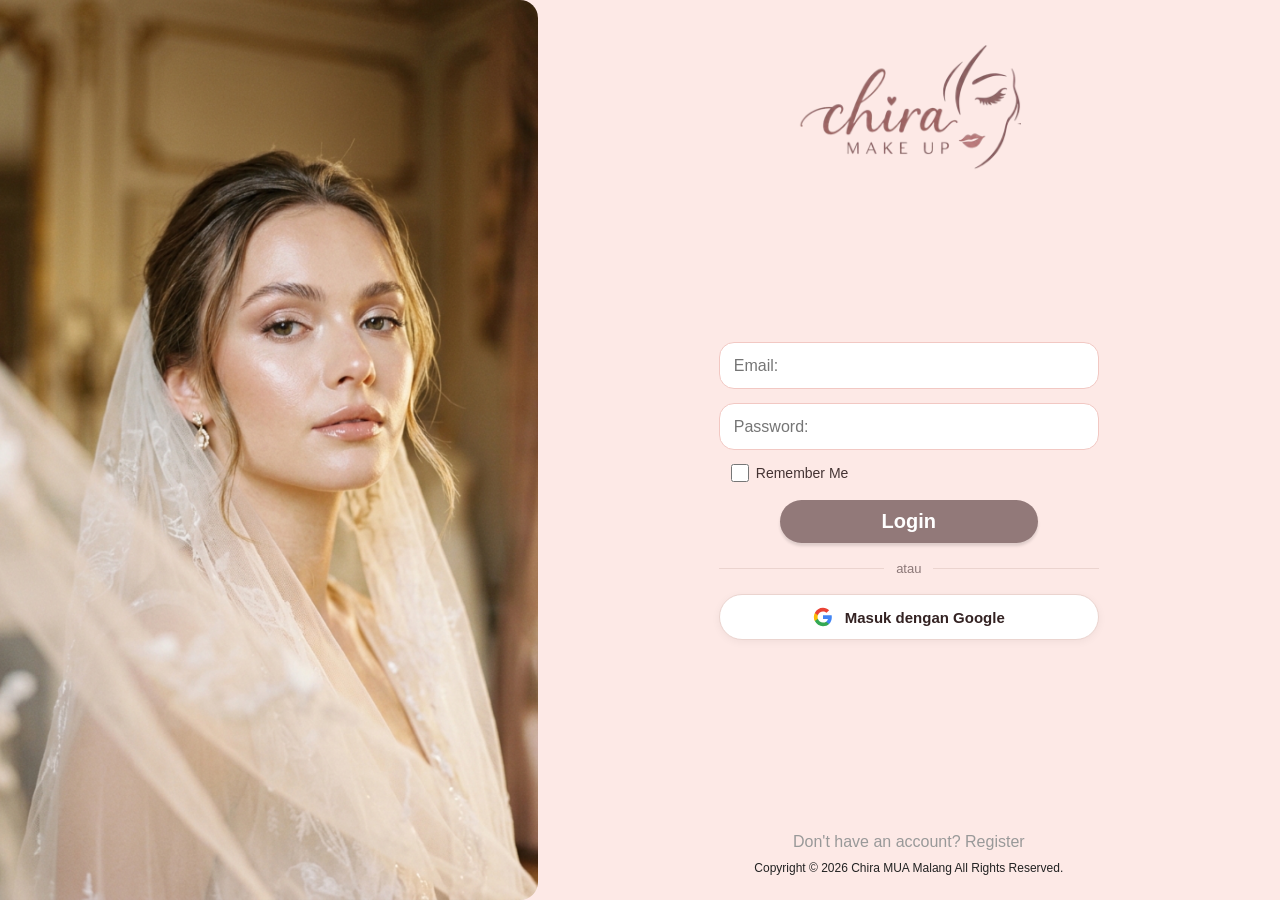
<file: booking.html>
<!DOCTYPE html>
<html lang="id">
<head>
    <meta charset="UTF-8">
    <meta name="viewport" content="width=device-width, initial-scale=1.0">
    <title>Formulir Pemesanan | Chira Make Up</title>
    <link rel="icon" type="image/png" href="img/Favicon.png">

    <!-- Google Fonts: Playfair Display & Poppins -->
    <link rel="preconnect" href="https://fonts.googleapis.com">
    <link rel="preconnect" href="https://fonts.gstatic.com" crossorigin>
    <link href="https://fonts.googleapis.com/css2?family=Playfair+Display:ital,wght@0,400;0,600;0,700;1,400&family=Poppins:wght@300;400;500;600;700&display=swap" rel="stylesheet">

    <!-- Font Awesome -->
    <link rel="stylesheet" href="https://cdnjs.cloudflare.com/ajax/libs/font-awesome/6.4.0/css/all.min.css">

    <!-- CSS UTAMA FORMULIR PEMESANAN -->
    <link rel="stylesheet" href="css/booking.css">

    <!-- CSS PROFIL CUSTOMER & DROPDOWN NAVBAR -->
    <link rel="stylesheet" href="css/customer-profile.css">
</head>
<body>

    <!-- NAVBAR -->
    <nav class="navbar">
        <div class="nav-logo">
            <a href="index.html">
                <img src="img/CHIRA_LOGO-removebg-preview.png" alt="Chira Make Up Logo">
            </a>
        </div>
        <ul class="nav-links">
            <li><a href="index.html#home">Home</a></li>
            <li><a href="index.html#service">Service</a></li>
            <li><a href="Portfolio.html">Portfolio</a></li>
            <li><a href="booking.html" class="active">Booking</a></li>
            <li><a href="staffmua.html">About Us</a></li>
            <li id="nav-login-item"><a href="login.html" class="nav-btn">Login</a></li>
        </ul>
    </nav>

    <!-- HEADER HALAMAN -->
    <header class="page-header">
        <span class="badge"><i class="fa-solid fa-sparkles"></i> Official Reservation</span>
        <h1>Formulir Pemesanan MUA</h1>
        <p>Pilih layanan impian, tentukan jadwal, dan nikmati sentuhan tata rias profesional berkelas dari Chira Make Up.</p>
    </header>

    <!-- FORMULIR & RINGKASAN PEMESANAN -->
    <main class="booking-section">
        <div class="booking-layout">

            <!-- KOLOM KIRI: FORMULIR INPUT -->
            <div class="booking-form-col">

                <!-- STEP 1: PILIHAN LAYANAN -->
                <section class="form-card" id="stepService">
                    <div class="card-header">
                        <div class="card-step-num">1</div>
                        <div>
                            <h3>Pilih Jenis Layanan Make Up</h3>
                            <p>Tentukan kategori riasan yang sesuai dengan momen istimewa Anda</p>
                        </div>
                    </div>

                    <div class="service-selection-grid" id="serviceGrid">
                        <!-- Layanan 1: Wedding -->
                        <div class="service-select-item selected" data-key="wedding" data-name="Makeup Wedding / Pre-Wedding" data-price="1500000" data-duration="150" data-img="img/service-wedding.png">
                            <div class="check-icon"><i class="fa-solid fa-check"></i></div>
                            <div class="service-thumb">
                                <img src="img/service-wedding.png" alt="Wedding Makeup">
                            </div>
                            <div class="service-details">
                                <div>
                                    <h4>Wedding / Pre-Wedding</h4>
                                    <div class="service-meta">
                                        <i class="fa-regular fa-clock"></i> 150 mnt (2.5 jam) / pax
                                    </div>
                                </div>
                                <div class="service-price-tag">Rp 1.500.000</div>
                            </div>
                        </div>

                        <!-- Layanan 2: Graduation -->
                        <div class="service-select-item" data-key="graduation" data-name="Makeup Graduation" data-price="450000" data-duration="60" data-img="img/service-graduation.jpg">
                            <div class="check-icon"><i class="fa-solid fa-check"></i></div>
                            <div class="service-thumb">
                                <img src="img/service-graduation.jpg" alt="Graduation Makeup">
                            </div>
                            <div class="service-details">
                                <div>
                                    <h4>Makeup Graduation</h4>
                                    <div class="service-meta">
                                        <i class="fa-regular fa-clock"></i> 60 mnt (1 jam) / pax
                                    </div>
                                </div>
                                <div class="service-price-tag">Rp 450.000</div>
                            </div>
                        </div>

                        <!-- Layanan 3: Engagement -->
                        <div class="service-select-item" data-key="engagement" data-name="Makeup Engagement" data-price="750000" data-duration="90" data-img="img/service-engagement.png">
                            <div class="check-icon"><i class="fa-solid fa-check"></i></div>
                            <div class="service-thumb">
                                <img src="img/service-engagement.png" alt="Engagement Makeup">
                            </div>
                            <div class="service-details">
                                <div>
                                    <h4>Makeup Engagement</h4>
                                    <div class="service-meta">
                                        <i class="fa-regular fa-clock"></i> 90 mnt (1.5 jam) / pax
                                    </div>
                                </div>
                                <div class="service-price-tag">Rp 750.000</div>
                            </div>
                        </div>

                        <!-- Layanan 4: Birthday -->
                        <div class="service-select-item" data-key="birthday" data-name="Makeup Birthday" data-price="400000" data-duration="60" data-img="img/service-birthday.png">
                            <div class="check-icon"><i class="fa-solid fa-check"></i></div>
                            <div class="service-thumb">
                                <img src="img/service-birthday.png" alt="Birthday Makeup">
                            </div>
                            <div class="service-details">
                                <div>
                                    <h4>Makeup Birthday</h4>
                                    <div class="service-meta">
                                        <i class="fa-regular fa-clock"></i> 60 mnt (1 jam) / pax
                                    </div>
                                </div>
                                <div class="service-price-tag">Rp 400.000</div>
                            </div>
                        </div>

                        <!-- Layanan 5: Photoshoot -->
                        <div class="service-select-item" data-key="photoshoot" data-name="Makeup Photoshoot" data-price="550000" data-duration="75" data-img="img/service-photoshoot.png">
                            <div class="check-icon"><i class="fa-solid fa-check"></i></div>
                            <div class="service-thumb">
                                <img src="img/service-photoshoot.png" alt="Photoshoot Makeup">
                            </div>
                            <div class="service-details">
                                <div>
                                    <h4>Makeup Photoshoot</h4>
                                    <div class="service-meta">
                                        <i class="fa-regular fa-clock"></i> 75 mnt (1.25 jam) / pax
                                    </div>
                                </div>
                                <div class="service-price-tag">Rp 550.000</div>
                            </div>
                        </div>

                        <!-- Layanan 6: Custom -->
                        <div class="service-select-item" data-key="custom" data-name="Custom Makeup" data-price="600000" data-duration="90" data-img="img/service-custom.jpg">
                            <div class="check-icon"><i class="fa-solid fa-check"></i></div>
                            <div class="service-thumb">
                                <img src="img/service-custom.jpg" alt="Custom Makeup">
                            </div>
                            <div class="service-details">
                                <div>
                                    <h4>Custom Makeup</h4>
                                    <div class="service-meta">
                                        <i class="fa-regular fa-clock"></i> 90 mnt (1.5 jam) / pax
                                    </div>
                                </div>
                                <div class="service-price-tag">Rp 600.000</div>
                            </div>
                        </div>
                    </div>
                </section>

                <!-- STEP 2: TIPE PESANAN (PERORANGAN VS BUNDLE) -->
                <section class="form-card" id="stepPackage">
                    <div class="card-header">
                        <div class="card-step-num">2</div>
                        <div>
                            <h3>Pilih Tipe Pesanan & Jumlah Pax</h3>
                            <p>Tersedia opsi personal maupun paket rombongan (bundle) teman / keluarga</p>
                        </div>
                    </div>

                    <div class="step-package-row">
                        <div class="order-type-col">
                            <label class="form-sublabel">Tipe Pesanan <span class="required">*</span></label>
                            <div class="order-type-tabs">
                                <!-- Perorangan -->
                                <div class="order-type-btn active" id="typeSingle" onclick="selectOrderType('single')">
                                    <div class="type-icon"><i class="fa-solid fa-user"></i></div>
                                    <div class="type-info">
                                        <h4>Perorangan</h4>
                                        <p>1 Orang (Personal Session)</p>
                                    </div>
                                </div>

                                <!-- Bundle / Rame-rame -->
                                <div class="order-type-btn" id="typeBundle" onclick="selectOrderType('bundle')">
                                    <div class="type-icon"><i class="fa-solid fa-users"></i></div>
                                    <div class="type-info">
                                        <h4>Bundle / Rame-rame</h4>
                                        <p>2 s/d 5 Orang (Wisuda / Bridesmaid)</p>
                                    </div>
                                </div>
                            </div>
                        </div>

                        <div class="pax-config-col">
                            <label class="form-sublabel">Jumlah Pax & Ketentuan <span class="required">*</span></label>
                            <!-- Info Personal (aktif saat Single dipilih) -->
                            <div class="single-pax-info" id="singlePaxBox">
                                <div class="info-pill"><i class="fa-solid fa-circle-check"></i> Sesi Personal Eksklusif</div>
                                <p>1 Orang pemesan mendapatkan alokasi waktu pengerjaan penuh dari staf MUA pilihan Anda secara eksklusif tanpa antrean.</p>
                            </div>

                            <!-- Pax Stepper (aktif saat Bundle dipilih) -->
                            <div class="bundle-pax-wrapper" id="bundleStepperWrapper" style="display: none;">
                                <div class="bundle-pax-text">
                                    <h5>Jumlah Anggota (Pax)</h5>
                                    <p>Dikerjakan bergantian berurutan oleh 1 staf MUA agar higienitas dan presisi tetap terjaga prima.</p>
                                </div>
                                <div class="pax-stepper">
                                    <button type="button" class="stepper-btn" id="btnMinusPax" onclick="adjustPax(-1)"><i class="fa-solid fa-minus"></i></button>
                                    <span class="pax-number" id="paxDisplay">2 Orang</span>
                                    <button type="button" class="stepper-btn" id="btnPlusPax" onclick="adjustPax(1)"><i class="fa-solid fa-plus"></i></button>
                                </div>
                            </div>
                        </div>
                    </div>
                </section>

                <!-- STEP 3: JADWAL, JAM MULAI & STAFF MUA -->
                <section class="form-card" id="stepSchedule">
                    <div class="card-header">
                        <div class="card-step-num">3</div>
                        <div>
                            <h3>Pilih Jadwal & Staff MUA</h3>
                            <p>Tentukan tanggal, waktu mulai, dan penata rias profesional pilihan Anda</p>
                        </div>
                    </div>

                    <!-- ALERT BANNER: BATAS WAKTU PEMESANAN (LEAD TIME) -->
                    <div class="booking-leadtime-alert">
                        <div class="alert-icon">
                            <i class="fa-solid fa-triangle-exclamation"></i>
                        </div>
                        <div class="alert-content">
                            <h4><i class="fa-solid fa-circle-exclamation"></i> PENTING: BATAS WAKTU PEMESANAN</h4>
                            <p>Demi menjaga kualitas riasan dan kesiapan matang tim MUA, <strong>pemesanan mendadak (hari H / H-1) tidak dilayani</strong>. Batas pemesanan resmi:</p>
                            <ul>
                                <li><strong>Wedding & Engagement:</strong> Wajib dipesan minimal <strong>30 hari (1 bulan)</strong> s/d maksimal <strong>150 hari (5 bulan)</strong> sebelum hari H.</li>
                                <li><strong>Graduation, Birthday, Photoshoot, Custom:</strong> Wajib dipesan minimal <strong>7 hari (1 minggu)</strong> s/d maksimal <strong>30 hari (1 bulan)</strong> sebelum hari H.</li>
                            </ul>
                        </div>
                    </div>

                    <div class="form-grid-2" style="margin-bottom: 12px;">
                        <div class="form-group">
                            <label for="bookingDate">Tanggal Acara <span class="required">*</span></label>
                            <input type="date" id="bookingDate" class="form-control" required>
                        </div>

                        <div class="form-group">
                            <label for="startTime">Jam Mulai Rias <span class="required">*</span></label>
                            <input type="time" id="startTime" class="form-control" value="08:00" required>
                        </div>
                    </div>

                    <!-- KOTAK KETERANGAN RENTANG TANGGAL FULL-WIDTH -->
                    <div class="date-hint-text" id="dateLeadTimeHint">
                        <i class="fa-solid fa-circle-info"></i>
                        <span id="dateHintContent">Menghitung rentang tanggal valid...</span>
                    </div>

                    <!-- Staff MUA Selection -->
                    <div class="form-group">
                        <label>Pilih Penata Rias (Staff MUA) <span class="required">*</span></label>
                        <div class="staff-grid">
                            <!-- 1. Nadine (Ready to Book) -->
                            <div class="staff-card selected" data-staff="Nadine Queen Reina" data-title="Senior Bridal & Glow Specialist" onclick="selectStaff(this)">
                                <div class="staff-avatar">
                                    <img src="img/MUA-STAFF-Nadine.png" alt="Nadine Queen Reina">
                                </div>
                                <div class="staff-info">
                                    <h5>Nadine Queen Reina</h5>
                                    <p>Senior Bridal & Glow</p>
                                    <span class="staff-badge-status badge-ready">● Ready</span>
                                </div>
                            </div>

                            <!-- 2. Aurora (Ready to Book) -->
                            <div class="staff-card" data-staff="Aurora Clarissa" data-title="Graduation & Party Look Specialist" onclick="selectStaff(this)">
                                <div class="staff-avatar">
                                    <img src="img/MUA-STAFF-Aurora.png" alt="Aurora Clarissa">
                                </div>
                                <div class="staff-info">
                                    <h5>Aurora Clarissa</h5>
                                    <p>Graduation & Party</p>
                                    <span class="staff-badge-status badge-ready">● Ready</span>
                                </div>
                            </div>

                            <!-- 3. Draco (Ready to Book) -->
                            <div class="staff-card" data-staff="Draco Sebastian" data-title="Commercial & Editorial Photoshoot MUA" onclick="selectStaff(this)">
                                <div class="staff-avatar">
                                    <img src="img/MUA-STAFF-Draco.png" alt="Draco Sebastian">
                                </div>
                                <div class="staff-info">
                                    <h5>Draco Sebastian</h5>
                                    <p>Photoshoot & Fashion</p>
                                    <span class="staff-badge-status badge-ready">● Ready</span>
                                </div>
                            </div>

                            <!-- 4. Lisa (Ready to Book) -->
                            <div class="staff-card" data-staff="Lisa Anggraini" data-title="Engagement & Modern Hijab Specialist" onclick="selectStaff(this)">
                                <div class="staff-avatar">
                                    <img src="img/MUA-STAFF-Lisa.png" alt="Lisa Anggraini">
                                </div>
                                <div class="staff-info">
                                    <h5>Lisa Anggraini</h5>
                                    <p>Engagement & Hijab</p>
                                    <span class="staff-badge-status badge-ready">● Ready</span>
                                </div>
                            </div>

                            <!-- 5. Marco (Full Booked) -->
                            <div class="staff-card disabled" data-staff="Marco Pratama" data-title="Senior Bridal & Airbrush Specialist" onclick="selectStaff(this)">
                                <div class="staff-avatar">
                                    <img src="img/MUA-STAFF-Marco.png" alt="Marco Pratama">
                                </div>
                                <div class="staff-info">
                                    <h5>Marco Pratama</h5>
                                    <p>Bridal & Airbrush</p>
                                    <span class="staff-badge-status badge-full">■ Full Booked</span>
                                </div>
                            </div>

                            <!-- 6. Thania (Ready to Book) -->
                            <div class="staff-card" data-staff="Thania Aurelia Putri" data-title="Editorial & High Glamour Specialist" onclick="selectStaff(this)">
                                <div class="staff-avatar">
                                    <img src="img/MUA-STAFF-Thania.png" alt="Thania Aurelia Putri">
                                </div>
                                <div class="staff-info">
                                    <h5>Thania Aurelia Putri</h5>
                                    <p>Editorial & Glamour</p>
                                    <span class="staff-badge-status badge-ready">● Ready</span>
                                </div>
                            </div>
                        </div>
                    </div>
                </section>

                <!-- STEP 4: DATA PEMESAN & LOKASI -->
                <section class="form-card" id="stepCustomer">
                    <div class="card-header">
                        <div class="card-step-num">4</div>
                        <div>
                            <h3>Data Pemesan & Lokasi Acara</h3>
                            <p>Informasi kontak untuk koordinasi dan konfirmasi kedatangan tim</p>
                        </div>
                    </div>

                    <div class="form-grid-2">
                        <div class="form-group">
                            <label for="custName">Nama Lengkap Pemesan <span class="required">*</span></label>
                            <input type="text" id="custName" class="form-control" placeholder="Contoh: Clarissa Putri" required>
                        </div>

                        <div class="form-group">
                            <label for="custPhone">Nomor WhatsApp Aktif <span class="required">*</span></label>
                            <input type="tel" id="custPhone" class="form-control" placeholder="Contoh: 0889-8986-5380" required>
                        </div>
                    </div>

                    <!-- Lokasi & Zona Layanan -->
                    <div class="form-group" style="margin-bottom: 18px;">
                        <label>Pilihan Zona Lokasi & Transportasi Sesi Make Up <span class="required">*</span></label>
                        
                        <div class="zone-options-grid">
                            <!-- Zona 1: Studio Chira Malang -->
                            <div class="zone-card active" data-zone="zona1" onclick="selectZone('zona1', this)">
                                <input type="radio" name="transportZone" value="zona1" checked style="display:none;">
                                <div class="zone-card-top">
                                    <div class="zone-icon"><i class="fa-solid fa-store"></i></div>
                                    <div class="zone-header-meta">
                                        <div class="zone-title">Zona 1 — Studio Chira Malang</div>
                                        <span class="zone-fee-badge zone-fee-free">Bebas Transport (Rp 0)</span>
                                    </div>
                                </div>
                                <p>Sesi makeup privat di Studio Atelier Chira Kota Malang dengan fasilitas AC & lighting pro.</p>
                            </div>

                            <!-- Zona 2: Home Service Malang & Batu -->
                            <div class="zone-card" data-zone="zona2" onclick="selectZone('zona2', this)">
                                <input type="radio" name="transportZone" value="zona2" style="display:none;">
                                <div class="zone-card-top">
                                    <div class="zone-icon"><i class="fa-solid fa-house-chimney"></i></div>
                                    <div class="zone-header-meta">
                                        <div class="zone-title">Zona 2 — Kota Malang & Batu</div>
                                        <span class="zone-fee-badge zone-fee-local">+ Rp 50.000 (Flat)</span>
                                    </div>
                                </div>
                                <p>Home Service ke kediaman / hotel / venue acara di wilayah Malang Raya & Kota Batu.</p>
                            </div>

                            <!-- Zona 3: Luar Kota Jawa Timur -->
                            <div class="zone-card" data-zone="zona3" onclick="selectZone('zona3', this)">
                                <input type="radio" name="transportZone" value="zona3" style="display:none;">
                                <div class="zone-card-top">
                                    <div class="zone-icon"><i class="fa-solid fa-car-side"></i></div>
                                    <div class="zone-header-meta">
                                        <div class="zone-title">Zona 3 — Luar Kota (Jawa Timur)</div>
                                        <span class="zone-fee-badge zone-fee-intercity">+ Rp 300.000 (Flat)</span>
                                    </div>
                                </div>
                                <p>Surabaya, Sidoarjo, Kediri, Pasuruan, Blitar, Probolinggo & sekitarnya (Transport & tol PP).</p>
                            </div>

                            <!-- Zona 4: Worldwide Destination -->
                            <div class="zone-card" data-zone="zona4" onclick="selectZone('zona4', this)">
                                <input type="radio" name="transportZone" value="zona4" style="display:none;">
                                <div class="zone-card-top">
                                    <div class="zone-icon"><i class="fa-solid fa-plane-departure"></i></div>
                                    <div class="zone-header-meta">
                                        <div class="zone-title">Zona 4 — Luar Pulau / Luar Negeri</div>
                                        <span class="zone-fee-badge zone-fee-destination"><i class="fa-solid fa-earth-americas"></i> Destination Service</span>
                                    </div>
                                </div>
                                <p>Worldwide Destination MUA. Tiket PP pesawat/kereta & akomodasi hotel ditanggung 100% klien.</p>
                            </div>
                        </div>
                    </div>

                    <!-- KOTAK INFORMASI KHUSUS ZONA 4 -->
                    <div class="destination-notice-box" id="destinationNoticeBox" style="display: none;">
                        <i class="fa-solid fa-plane-circle-check"></i>
                        <div>
                            <h5>Worldwide Destination Service (Luar Pulau / Luar Negeri)</h5>
                            <p>Tim MUA bersedia terbang ke kota tujuan Anda di seluruh Indonesia maupun luar negeri. Tagihan web ini hanya memproses jasa makeup & DP 50%. Tiket PP transportasi (pesawat/kereta), akomodasi hotel (min. bintang 3 / 1 kamar), dan konsumsi disediakan langsung oleh pemesan dengan konfirmasi via WhatsApp resmi.</p>
                        </div>
                    </div>

                    <!-- FORM ALAMAT LENGKAP & GPS GOOGLE MAPS (ZONA 2, 3, 4) -->
                    <div class="location-extra-box" id="locationDetailsWrapper" style="display: none;">
                        <div class="form-group" style="margin-bottom: 14px;">
                            <label for="custAddress"><i class="fa-solid fa-location-dot" style="color: var(--accent-pink);"></i> Alamat Lengkap Lokasi Acara <span class="required">*</span></label>
                            <textarea id="custAddress" class="form-control" rows="2" placeholder="Nama Jalan, No. Rumah/Gedung/Nama Hotel, RT/RW, Kelurahan, Kecamatan, Kota / Provinsi..."></textarea>
                        </div>

                        <div class="form-group" style="margin-bottom: 4px;">
                            <label for="custGmapsLink"><i class="fa-solid fa-map-location-dot" style="color: var(--accent-pink);"></i> Tautan Google Maps / Titik Koordinat (Opsional)</label>
                            <div class="gps-input-group">
                                <input type="url" id="custGmapsLink" class="form-control" placeholder="Contoh: https://maps.app.goo.gl/... atau koordinat GPS">
                                <button type="button" class="btn-gps-locate" id="btnDetectGps" onclick="detectUserGps()">
                                    <i class="fa-solid fa-crosshairs"></i> Gunakan Titik GPS Saya
                                </button>
                            </div>
                            <div class="gps-status-feedback" id="gpsFeedback"></div>
                        </div>
                    </div>

                    <div class="form-group">
                        <label for="custNotes">Catatan Khusus / Permintaan Look (Opsional)</label>
                        <textarea id="custNotes" class="form-control" rows="2" placeholder="Contoh: Warna tema baju sage green, jenis kulit berminyak, request soft glam eyes..."></textarea>
                    </div>
                </section>

            </div>

            <!-- KOLOM KANAN: STICKY BOOKING SUMMARY -->
            <aside class="summary-col">
                <div class="summary-card">
                    <div class="summary-header">
                        <h3>Ringkasan Reservasi</h3>
                        <p>Pastikan rincian pesanan Anda telah sesuai</p>
                    </div>

                    <!-- Pratinjau Layanan -->
                    <div class="summary-service-preview">
                        <img id="summaryThumb" src="img/service-wedding.png" alt="Service Thumbnail">
                        <div class="summary-service-meta">
                            <h4 id="summaryServiceName">Makeup Wedding / Pre-Wedding</h4>
                            <span id="summaryDurationSingle">150 menit / pax</span>
                        </div>
                    </div>

                    <!-- Kotak Slot Waktu Terkunci (Digabung ke Ringkasan Reservasi) -->
                    <div class="summary-locked-slot">
                        <div class="slot-badge-header">
                            <i class="fa-solid fa-lock"></i>
                            <span>Slot Waktu Terkunci</span>
                            <strong id="lockedSlotBadge">08:00 - 10:30 WIB</strong>
                        </div>
                        <p class="slot-note-text" id="lockedSlotNote">
                            Total durasi pengerjaan: <strong>150 menit (2.5 jam)</strong> untuk 1 orang. Staf MUA akan didedikasikan secara eksklusif untuk sesi Anda sepanjang rentang waktu ini.
                        </p>
                    </div>

                    <!-- Breakdown Detail -->
                    <div class="summary-rows">
                        <div class="summary-row">
                            <span>Tipe Pesanan</span>
                            <strong id="summaryOrderType">Perorangan (1 Pax)</strong>
                        </div>
                        <div class="summary-row">
                            <span>Staff MUA</span>
                            <strong id="summaryStaff">Nadine Queen Reina</strong>
                        </div>
                        <div class="summary-row">
                            <span>Tanggal Acara</span>
                            <strong id="summaryDate">- Belum Dipilih -</strong>
                        </div>
                        <div class="summary-row">
                            <span>Waktu Pengerjaan</span>
                            <strong id="summaryTime">08:00 - 10:30 WIB</strong>
                        </div>
                        <div class="summary-row">
                            <span>Total Durasi</span>
                            <strong id="summaryTotalDuration">150 menit (2.5 jam)</strong>
                        </div>
                        <div class="summary-row">
                            <span>Zona Lokasi Sesi</span>
                            <strong id="summaryLocation">Zona 1: Studio Chira Malang</strong>
                        </div>
                        <div class="summary-row">
                            <span>Biaya Transportasi</span>
                            <strong id="summaryTransportFee"><span style="color: var(--text-dark); font-weight: 600;">Rp 0 (Gratis Studio)</span></strong>
                        </div>

                        <!-- Special Alert for Destination Service in Summary -->
                        <div id="summaryDestinationBadge" style="display:none; background: #fdf9f9; border: 1px solid #f0e4e4; border-left: 3px solid #9e6b6b; border-radius: 10px; padding: 10px 12px; font-size: 11.5px; color: #2f2121; margin-top: 8px; margin-bottom: 8px; line-height: 1.45;">
                            <i class="fa-solid fa-plane" style="color: #9e6b6b;"></i> <strong>Worldwide Destination Service:</strong> Tiket PP (pesawat/kereta) & hotel ditanggung 100% oleh pemesan (koordinasi via WhatsApp).
                        </div>

                        <div class="summary-divider"></div>

                        <div class="summary-row" style="margin-bottom: 6px;">
                            <span>Harga Layanan Makeup</span>
                            <strong id="summaryBasePackagePrice" style="font-size: 13.5px; color: var(--text-dark);">Rp 1.500.000</strong>
                        </div>

                        <div class="summary-row" style="margin-bottom: 6px;">
                            <span>Total Tagihan Reservasi</span>
                            <strong id="summaryTotalPrice" style="font-size: 15px; color: var(--text-dark);">Rp 1.500.000</strong>
                        </div>

                        <div class="summary-row" style="margin-bottom: 12px; font-size: 12.5px;">
                            <span><i class="fa-solid fa-clock-rotate-left" style="color: #9e6b6b;"></i> Sisa Pelunasan di Hari H (50%)</span>
                            <strong id="summaryRemainingPay" style="color: var(--text-light); font-weight: 600;">Rp 750.000</strong>
                        </div>

                        <div class="total-price-box">
                            <div>
                                <span style="font-weight: 700; color: #2f2121;"><i class="fa-solid fa-receipt" style="color: #9e6b6b;"></i> DP 50% (Dibayar Sekarang via QRIS)</span>
                                <div style="font-size: 11px; color: var(--text-light);">Wajib untuk kunci jadwal & slot MUA</div>
                            </div>
                            <div class="total-price-val" id="summaryDpPrice">Rp 750.000</div>
                        </div>
                    </div>

                    <!-- Tombol Lanjut ke QRIS -->
                    <button type="button" class="btn-booking-submit" id="btnProceedPayment" onclick="handleProceedPayment()">
                        <i class="fa-solid fa-qrcode"></i> Lanjut Pembayaran DP 50% (QRIS)
                    </button>

                    <div class="security-badge">
                        <i class="fa-solid fa-shield-halved"></i> Pembayaran Terverifikasi & Aman 100%
                    </div>
                </div>
            </aside>

        </div>
    </main>

    <!-- MODAL SIMULASI PEMBAYARAN QRIS -->
    <div class="modal-overlay" id="qrisModal">
        <div class="modal-container">
            <button type="button" class="modal-close-btn" onclick="closeQrisModal()">&times;</button>

            <!-- Tampilan 1: Tagihan & Kode QRIS -->
            <div id="qrisPaymentView">
                <div class="qris-header">
                    <h3>Simulasi Pembayaran QRIS</h3>
                    <p>Pindai kode QR melalui aplikasi perbankan atau e-wallet Anda</p>
                    <div class="booking-code-pill" id="qrisBookingCode">CHR-BOOKING-001</div>
                </div>

                <div class="qris-card">
                    <div class="qris-logos">
                        <span class="qris-tag">QRIS</span>
                        <span class="gpn-tag">GPN</span>
                    </div>

                    <div class="merchant-name">CHIRA MAKE UP MALANG</div>
                    <div class="merchant-nmid">NMID: ID1020268892100 | A01</div>

                    <!-- Kode QRIS Asli -->
                    <div class="qris-code-frame">
                        <img src="img/QRIS-xrplb.jpeg" alt="Kode QRIS Pembayaran" class="qris-image">
                    </div>

                    <!-- Countdown Timer -->
                    <div class="timer-box">
                        <i class="fa-regular fa-clock"></i> Selesaikan pembayaran dalam: <span id="qrisTimer">15:00</span>
                    </div>
                </div>

                <!-- Rincian Singkat Tagihan -->
                <div class="qris-summary-list">
                    <div class="qris-summary-item">
                        <span>Layanan:</span>
                        <strong id="modalService">-</strong>
                    </div>
                    <div class="qris-summary-item">
                        <span>Paket & Jadwal:</span>
                        <strong id="modalSchedule">-</strong>
                    </div>
                    <div class="qris-summary-item">
                        <span>Total Harga Paket:</span>
                        <span id="modalTotalPackage" style="font-size: 14px; font-weight: 600; color: var(--text-dark);">Rp 0</span>
                    </div>
                    <div class="qris-summary-item" style="background: #fdf9f9; padding: 8px 12px; border-radius: 8px; border-left: 3px solid var(--accent-pink); margin-top: 4px;">
                        <span><strong style="color: var(--text-dark);"><i class="fa-solid fa-receipt" style="color: var(--accent-pink);"></i> DP 50% (Ditagihkan Sekarang):</strong></span>
                        <span id="modalTotalPay" style="font-size: 15px; font-weight: 700; color: var(--text-dark);">Rp 0</span>
                    </div>
                    <div class="qris-summary-item" style="font-size: 12px; color: var(--text-light); margin-top: 3px;">
                        <span>Sisa Pelunasan di Hari H (50%):</span>
                        <span id="modalRemainingPay" style="font-weight: 600; color: var(--text-light);">Rp 0</span>
                    </div>
                </div>

                <button type="button" class="btn-confirm-pay" onclick="simulatePaymentSuccess()">
                    <i class="fa-solid fa-circle-check"></i> Saya Sudah Membayar
                </button>
                <button type="button" class="btn-cancel-pay" onclick="closeQrisModal()">
                    Batal / Ubah Detail Reservasi
                </button>
            </div>

            <!-- Tampilan 2: Status Sukses Pembayaran -->
            <div id="qrisSuccessView" class="success-box">
                <div class="success-icon">
                    <i class="fa-solid fa-check"></i>
                </div>
                <h3>Pembayaran Berhasil!</h3>
                <p>Reservasi jadwal Anda telah terkonfirmasi dan slot waktu Anda telah resmi dikunci.</p>

                <div class="success-details" id="successDetailText">
                    <!-- Rincian di-generate via JavaScript -->
                </div>

                <a href="#" id="btnWaConfirmation" class="btn-wa-admin" target="_blank">
                    <i class="fa-brands fa-whatsapp"></i> Konfirmasi ke WhatsApp Admin
                </a>

                <a href="pesanan-saya.html" class="btn-confirm-pay" style="display: flex; align-items: center; justify-content: center; gap: 8px; text-decoration: none; margin-top: 10px; background: #2f2121;">
                    <i class="fa-solid fa-receipt"></i> Pantau Status di Pesanan Saya
                </a>

                <a href="index.html" class="btn-cancel-pay" style="display: block; text-align: center; text-decoration: none; margin-top: 8px;">
                    Kembali ke Beranda
                </a>
            </div>
        </div>
    </div>

    <!-- FOOTER (100% KONSISTEN DENGAN INDEX.HTML) -->
     <footer class="site-footer">
        <div class="footer-container">
            
            <!-- Kolom 1: Brand & Media Sosial -->
            <div class="brand-col">
                <h2>CHIRA MAKE-UP</h2>
                <div class="title-line"></div>
                <p class="tagline">Menghadirkan riasan sempurna untuk momen istimewa di setiap langkahmu.</p>
                
                <h4 class="connect-title">CONNECT WITH US</h4>
                <div class="social-links">
                    <a href="https://instagram.com" aria-label="Instagram" target="_blank">
                        <i class="fa-brands fa-instagram"></i>
                    </a>
                    <a href="https://tiktok.com" aria-label="TikTok" target="_blank">
                        <i class="fa-brands fa-tiktok"></i>
                    </a>
                    <a href="mailto:hello@chiramua.com" aria-label="Email">
                        <i class="fa-solid fa-envelope"></i>
                    </a>
                </div>
                
                <p class="copyright-text">© 2026 CHIRA MAKE-UP. All rights reserved.</p>
            </div>

            <!-- Kolom 2: Layanan -->
            <div class="footer-col">
                <h3>LAYANAN KAMI</h3>
                <div class="line"></div>
                <ul>
                    <li><a href="index.html#service">Bridal Make-Up</a></li>
                    <li><a href="index.html#service">Engagement</a></li>
                    <li><a href="index.html#service">Graduation</a></li>
                    <li><a href="index.html#service">Party & Custom Events</a></li>
                </ul>
            </div>

            <!-- Kolom 3: Bantuan -->
            <div class="footer-col">
                <h3>BANTUAN & INFO</h3>
                <div class="line"></div>
                <ul>
                    <li><a href="syarat-ketentuan.html">Syarat & Ketentuan</a></li>
                    <li><a href="syarat-ketentuan.html#reschedule">Kebijakan Reschedule</a></li>
                    <li><a href="login.html">Login Pelanggan</a></li>
                    <li><a href="register.html">Daftar Akun</a></li>
                </ul>
            </div>

            <!-- Kolom 4: Operasional -->
            <div class="footer-col operation-col">
                <h3>JAM OPERASIONAL</h3>
                <div class="line"></div>
                
                <div class="op-item">
                    <div class="op-icon">
                        <svg viewBox="0 0 24 24"><path d="M12 2c5.514 0 10 4.486 10 10s-4.486 10-10 10-10-4.486-10-10 4.486-10 10-10zm0-2c-6.627 0-12 5.373-12 12s5.373 12 12 12 12-5.373 12-12-5.373-12-12-12zm5.848 12.459c.202.038.202.333.001.372-1.907.361-6.045 1.111-6.547 1.111-.719 0-1.301-.582-1.301-1.301 0-.512.77-5.447 1.125-7.445.034-.192.312-.181.343.014l.929 6.434 5.45.815z"/></svg>
                    </div>
                    <div class="op-text">
                        <strong>Setiap Hari</strong>
                        <span>08.00 - 20.00 WIB</span>
                    </div>
                </div>

                <a href="https://maps.google.com/?q=Kota+Malang,+Jawa+Timur" target="_blank" rel="noopener noreferrer" class="studio-box" title="Buka Lokasi Studio Atelier di Google Maps">
                    <div class="op-icon">
                        <svg viewBox="0 0 24 24"><path d="M12 0c-4.198 0-8 3.403-8 7.602 0 4.198 3.469 9.21 8 16.398 4.531-7.188 8-12.2 8-16.398 0-4.199-3.801-7.602-8-7.602zm0 11c-1.657 0-3-1.343-3-3s1.343-3 3-3 3 1.343 3 3-1.343 3-3 3z"/></svg>
                    </div>
                    <div class="op-text">
                        <span class="label">STUDIO ATELIER</span>
                        <strong>Kota Malang, Jawa Timur <i class="fa-solid fa-arrow-up-right-from-square" style="font-size: 10px; margin-left: 4px; color: var(--accent-pink);"></i></strong>
                    </div>
                </a>
            </div>

        </div>

        <div class="footer-bottom-wrap">
            <div class="made-with-love">
                Dibuat dengan <span style="color: #e74c3c; font-size: 16px;">❤</span> untuk senyum bahagiamu
            </div>
        </div>
    </footer>

    <!-- JS PROFIL CUSTOMER & DROPDOWN NAVBAR -->
    <script src="js/customer-profile.js"></script>

    <!-- SCRIPT UTAMA SISTEM PEMESANAN -->
    <script src="js/booking.js"></script>
</body>
</html>
</file>
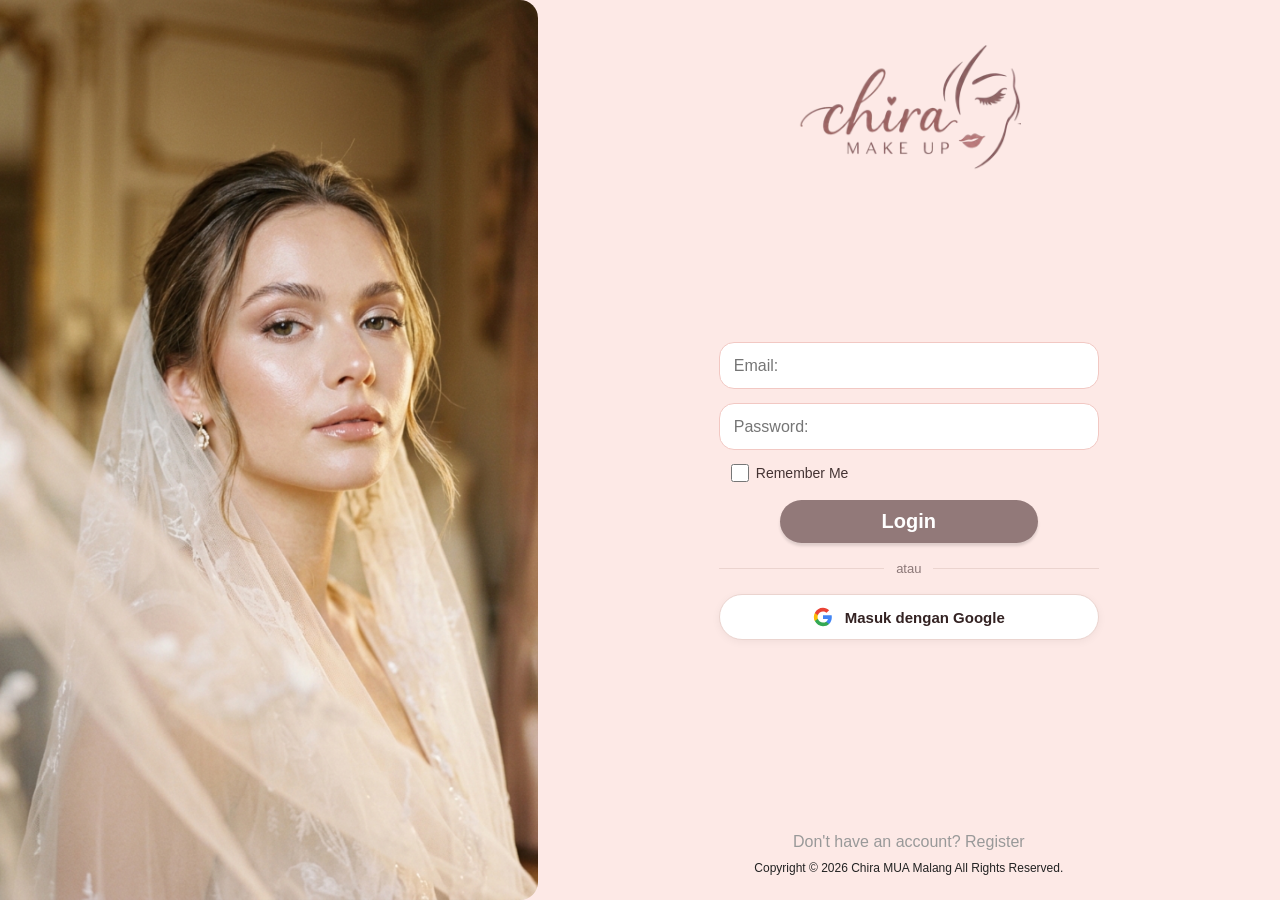
<file: login.html>
<!DOCTYPE html>
<html lang="id">
<head>
    <meta charset="UTF-8">
    <meta name="viewport" content="width=device-width, initial-scale=1.0">
    <title>Login | Chira Make Up</title>
    <link rel="icon" type="image/png" href="img/Favicon.png">

    <link rel="stylesheet" href="css/login.css">
</head>

<body>

    <div class="login-container">

        <!-- FOTO PENGANTIN DI SEBELAH KIRI -->
        <div class="photo-section">
            <img src="img/FOTO-LOGIN.jpg" alt="Foto pengantin Chira Make Up">
        </div>

        <!-- FORM LOGIN DI SEBELAH KANAN -->
        <main class="form-section">

            <!-- LOGO CHIRA MAKE UP -->
            <header class="logo"> 
                <img src="img/CHIRA_LOGO-removebg-preview.png" alt="Chira Make Up Logo">
            </header>

            <!-- FORMULIR LOGIN -->
            <form class="login-form" id="loginForm">

                <input
                    type="email"
                    id="email"
                    name="email"
                    placeholder="Email:"
                    aria-label="Email"
                    required
                >

                <input
                    type="password"
                    id="password"
                    name="password"
                    placeholder="Password:"
                    aria-label="Password"
                    required
                >

                <div class="login-options">
                    <label class="remember">
                        <input type="checkbox" name="remember">
                        <span>Remember Me</span>
                    </label>
                </div>

                <button type="submit" class="login-button">
                    Login
                </button>

                <!-- PEMISAH & TOMBOL SOSIAL MODERN -->
                <div class="divider">
                    <span>atau</span>
                </div>

                <button type="button" class="google-btn" id="googleLoginBtn">
                    <svg viewBox="0 0 24 24">
                        <path fill="#4285F4" d="M22.56 12.25c0-.78-.07-1.53-.2-2.25H12v4.26h5.92c-.26 1.37-1.04 2.53-2.21 3.31v2.77h3.57c2.08-1.92 3.28-4.74 3.28-8.09z"/>
                        <path fill="#34A853" d="M12 23c2.97 0 5.46-.98 7.28-2.66l-3.57-2.77c-.98.66-2.23 1.06-3.71 1.06-2.86 0-5.29-1.93-6.16-4.53H2.18v2.84C3.99 20.53 7.7 23 12 23z"/>
                        <path fill="#FBBC05" d="M5.84 14.09c-.22-.66-.35-1.36-.35-2.09s.13-1.43.35-2.09V7.06H2.18C1.43 8.55 1 10.22 1 12s.43 3.45 1.18 4.94l2.85-2.22.81-.63z"/>
                        <path fill="#EA4335" d="M12 5.38c1.62 0 3.06.56 4.21 1.64l3.15-3.15C17.45 2.09 14.97 1 12 1 7.7 1 3.99 3.47 2.18 7.06l3.66 2.84c.87-2.6 3.3-4.52 6.16-4.52z"/>
                    </svg>
                    <span>Masuk dengan Google</span>
                </button>

            </form>

            <!-- REGISTER -->
            <footer class="bottom-section">
                <p>
                    Don't have an account?
                    <a href="register.html">Register</a>
                </p>

                <p class="copyright">
                    Copyright © 2026 Chira MUA Malang All Rights Reserved.
                </p>
            </footer>

        </main>

    </div>

    <script src="js/login.js"></script>
</body>
</html>
</file>
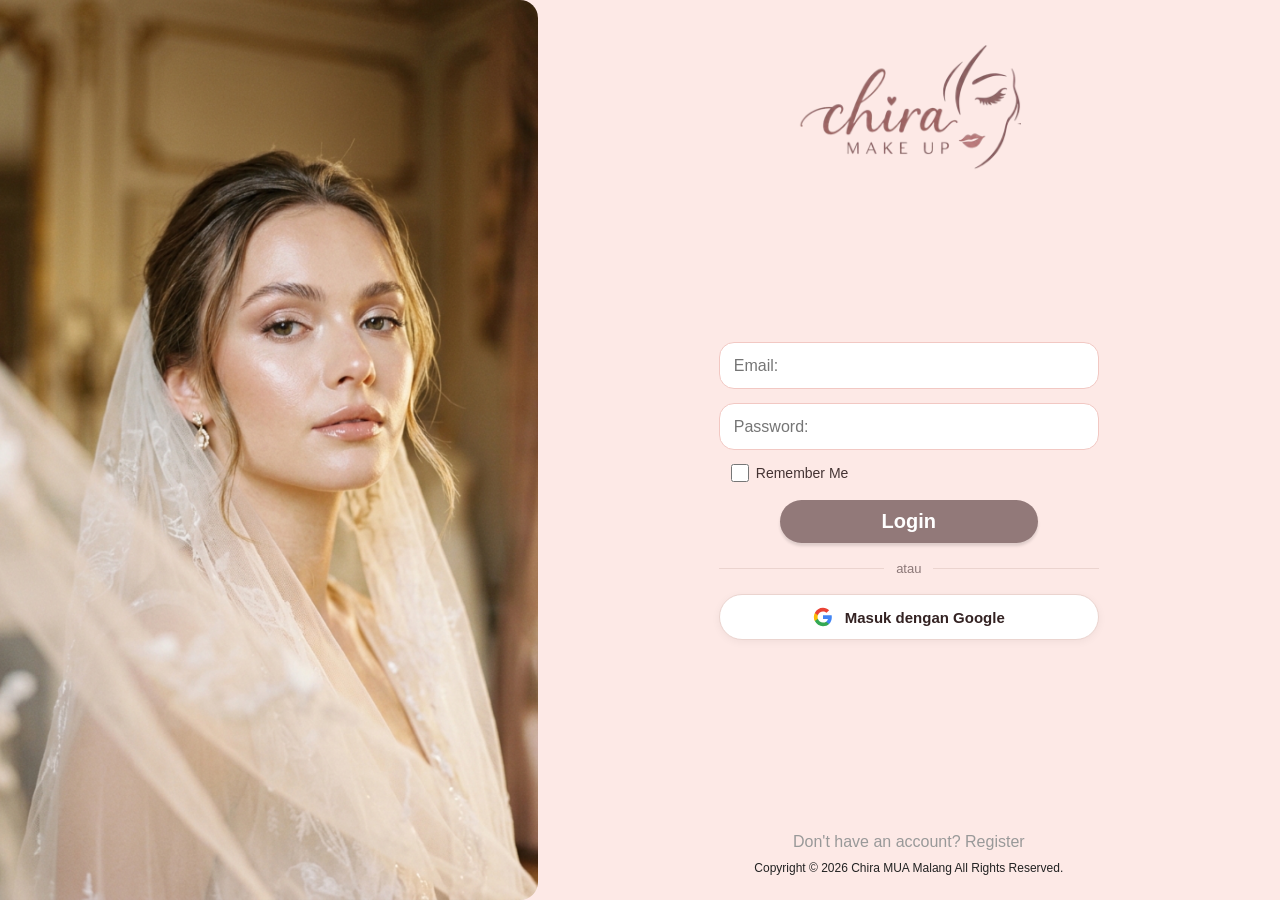
<file: pesanan-saya.html>
<!DOCTYPE html>
<html lang="id">
<head>
    <meta charset="UTF-8">
    <meta name="viewport" content="width=device-width, initial-scale=1.0">
    <title>Pesanan Saya | Chira Make Up</title>
    <link rel="icon" type="image/png" href="img/Favicon.png">

    <!-- Google Fonts: Playfair Display & Poppins -->
    <link rel="preconnect" href="https://fonts.googleapis.com">
    <link rel="preconnect" href="https://fonts.gstatic.com" crossorigin>
    <link href="https://fonts.googleapis.com/css2?family=Playfair+Display:ital,wght@0,400;0,600;0,700;1,400&family=Poppins:wght@300;400;500;600;700&display=swap" rel="stylesheet">

    <!-- Font Awesome Icons -->
    <link rel="stylesheet" href="https://cdnjs.cloudflare.com/ajax/libs/font-awesome/6.4.0/css/all.min.css">

    <!-- CSS UTAMA RIWAYAT PESANAN -->
    <link rel="stylesheet" href="css/pesanan-saya.css">

    <!-- CSS PROFIL CUSTOMER & DROPDOWN NAVBAR -->
    <link rel="stylesheet" href="css/customer-profile.css">
</head>
<body>

    <!-- NAVBAR -->
    <nav class="navbar">
        <div class="logo">
            <a href="index.html">
                <img src="img/CHIRA_LOGO-removebg-preview.png" alt="Chira Make Up Logo">
            </a>
        </div>
        <ul class="nav-links">
            <li><a href="index.html#home">Home</a></li>
            <li><a href="index.html#service">Service</a></li>
            <li><a href="Portfolio.html">Portfolio</a></li>
            <li><a href="booking.html">Booking</a></li>
            <li><a href="staffmua.html">About Us</a></li>
            <li id="nav-login-item"><a href="login.html" class="nav-btn">Login</a></li>
        </ul>
    </nav>

    <!-- HERO HEADER -->
    <header class="page-hero">
        <div class="page-hero-inner">
            <div>
                <div class="hero-badge">
                    <i class="fa-solid fa-receipt"></i>
                    <span>Riwayat &amp; Status Reservasi</span>
                </div>
                <h1>Pesanan Saya</h1>
                <p id="userOrdersSubtitle">Pantau status verifikasi DP 50%, unduh E-Receipt resmi, dan berikan ulasan untuk MUA Artist favorit Anda.</p>
            </div>
            <a href="booking.html" class="btn-new-booking">
                <i class="fa-solid fa-calendar-plus"></i>
                <span>Buat Reservasi Baru</span>
            </a>
        </div>
    </header>

    <!-- MAIN CONTENT -->
    <main class="orders-main">
        <!-- TAB FILTER STATUS -->
        <div class="status-tabs-bar" id="statusTabsBar">
            <button type="button" class="status-tab-btn active" data-filter="all">
                <span>Semua</span>
                <span class="tab-count-pill" id="countAll">0</span>
            </button>
            <button type="button" class="status-tab-btn" data-filter="pending">
                <i class="fa-solid fa-hourglass-half"></i>
                <span>Menunggu Verifikasi DP</span>
                <span class="tab-count-pill" id="countPending">0</span>
            </button>
            <button type="button" class="status-tab-btn" data-filter="confirmed">
                <i class="fa-solid fa-circle-check"></i>
                <span>Dikonfirmasi (ACC)</span>
                <span class="tab-count-pill" id="countConfirmed">0</span>
            </button>
            <button type="button" class="status-tab-btn" data-filter="completed">
                <i class="fa-solid fa-award"></i>
                <span>Selesai</span>
                <span class="tab-count-pill" id="countCompleted">0</span>
            </button>
            <button type="button" class="status-tab-btn" data-filter="cancelled">
                <i class="fa-solid fa-circle-xmark"></i>
                <span>Ditolak / Dibatalkan</span>
                <span class="tab-count-pill" id="countCancelled">0</span>
            </button>
        </div>

        <!-- DAFTAR KARTU PESANAN -->
        <div class="orders-list" id="ordersListContainer">
            <!-- Di-render dinamis oleh JavaScript -->
        </div>
    </main>

    <!-- MODAL E-RECEIPT RESMI -->
    <div class="chira-modal-overlay" id="eReceiptModal">
        <div class="chira-modal-card">
            <div class="receipt-top-banner">
                <button type="button" class="receipt-close-x" id="closeReceiptBtn" aria-label="Tutup">&times;</button>
                <img src="img/CHIRA_LOGO-removebg-preview.png" alt="Chira Make Up">
                <h3>E-Receipt Reservasi Resmi</h3>
                <p>Chira Make-Up Atelier • Kota Malang, Jawa Timur</p>
            </div>
            <div class="receipt-body" id="eReceiptBody">
                <!-- Diisi dinamis JS -->
            </div>
            <div class="receipt-footer-actions">
                <button type="button" class="btn-order-act btn-receipt" id="closeReceiptBottomBtn">Tutup</button>
                <button type="button" class="btn-order-act btn-rebook" onclick="window.print()">
                    <i class="fa-solid fa-print"></i> Cetak / Simpan PDF
                </button>
            </div>
        </div>
    </div>

    <!-- MODAL BERI RATING ARTIST -->
    <div class="chira-modal-overlay" id="ratingModal">
        <div class="chira-modal-card" style="max-width: 440px;">
            <div class="receipt-top-banner" style="padding: 20px 24px 16px;">
                <button type="button" class="receipt-close-x" id="closeRatingBtn" aria-label="Tutup">&times;</button>
                <h3 style="font-size: 19px;">Beri Rating &amp; Ulasan Layanan</h3>
                <p>Bagikan pengalaman riasan Anda untuk membantu calon pengantin &amp; klien lainnya. Ulasan akan diverifikasi dan ditampilkan di etalase resmi CHIRA MUA.</p>
            </div>
            <div class="rating-modal-body">
                <img id="ratingArtistPhoto" class="rating-artist-preview" src="img/MUA-STAFF-Nadine.png" alt="Artist">
                <div style="font-weight: 700; font-size: 16px; color: var(--text-dark);" id="ratingArtistName">Nama Artist</div>
                <div style="font-size: 12px; color: var(--text-light);" id="ratingOrderMeta">Kode Booking • Layanan</div>

                <div class="star-picker" id="starPicker">
                    <button type="button" data-star="1" aria-label="1 bintang"><i class="fa-solid fa-star"></i></button>
                    <button type="button" data-star="2" aria-label="2 bintang"><i class="fa-solid fa-star"></i></button>
                    <button type="button" data-star="3" aria-label="3 bintang"><i class="fa-solid fa-star"></i></button>
                    <button type="button" data-star="4" aria-label="4 bintang"><i class="fa-solid fa-star"></i></button>
                    <button type="button" data-star="5" aria-label="5 bintang"><i class="fa-solid fa-star"></i></button>
                </div>
                <div class="rating-label-text" id="ratingLabelText">Sempurna! Sangat Memuaskan (5/5)</div>

                <textarea id="ratingReviewInput" class="rating-textarea" placeholder="Ceritakan pengalaman riasan Anda bersama MUA kami (kualitas makeup, ketahanan, keramahan, ketepatan waktu)..."></textarea>

                <div style="display: flex; gap: 10px; justify-content: center;">
                    <button type="button" class="btn-order-act btn-receipt" id="cancelRatingBtn">Batal</button>
                    <button type="button" class="btn-order-act btn-rate" id="submitRatingBtn">
                        <i class="fa-solid fa-paper-plane"></i> Kirim Rating
                    </button>
                </div>
            </div>
        </div>
    </div>

    <!-- TOAST NOTIFIKASI -->
    <div class="page-toast" id="pageToast">
        <i class="fa-solid fa-circle-check"></i>
        <span id="pageToastMsg">Berhasil!</span>
    </div>

    <!-- FOOTER -->
    <footer class="site-footer">
        <div class="footer-container">
            <div class="brand-col">
                <h2>CHIRA MAKE-UP</h2>
                <div class="title-line"></div>
                <p class="tagline">Hadir untuk memancarkan pesona terbaik di setiap momen berharga Anda dengan sentuhan riasan profesional dan berkelas di Kota Malang.</p>
                <div class="social-links">
                    <a href="https://instagram.com" target="_blank" rel="noopener noreferrer" aria-label="Instagram"><i class="fa-brands fa-instagram"></i></a>
                    <a href="https://tiktok.com" target="_blank" rel="noopener noreferrer" aria-label="TikTok"><i class="fa-brands fa-tiktok"></i></a>
                    <a href="https://wa.me/6288989865380" target="_blank" rel="noopener noreferrer" aria-label="WhatsApp"><i class="fa-brands fa-whatsapp"></i></a>
                </div>
            </div>

            <div class="footer-col">
                <h3>NAVIGASI</h3>
                <div class="line"></div>
                <ul>
                    <li><a href="index.html">Beranda</a></li>
                    <li><a href="Portfolio.html">Portfolio</a></li>
                    <li><a href="booking.html">Formulir Booking</a></li>
                    <li><a href="pesanan-saya.html">Pesanan Saya</a></li>
                    <li><a href="staffmua.html">Staff MUA</a></li>
                </ul>
            </div>

            <div class="footer-col">
                <h3>BANTUAN &amp; INFO</h3>
                <div class="line"></div>
                <ul>
                    <li><a href="syarat-ketentuan.html">Syarat &amp; Ketentuan</a></li>
                    <li><a href="syarat-ketentuan.html#reschedule">Kebijakan Reschedule</a></li>
                    <li><a href="login.html">Login Pelanggan</a></li>
                    <li><a href="register.html">Daftar Akun</a></li>
                </ul>
            </div>

            <div class="footer-col operation-col">
                <h3>JAM OPERASIONAL</h3>
                <div class="line"></div>

                <div class="op-item">
                    <div class="op-icon">
                        <svg viewBox="0 0 24 24"><path d="M12 2c5.514 0 10 4.486 10 10s-4.486 10-10 10-10-4.486-10-10 4.486-10 10-10zm0-2c-6.627 0-12 5.373-12 12s5.373 12 12 12 12-5.373 12-12-5.373-12-12-12zm5.848 12.459c.202.038.202.333.001.372-1.907.361-6.045 1.111-6.547 1.111-.719 0-1.301-.582-1.301-1.301 0-.512.77-5.447 1.125-7.445.034-.192.312-.181.343.014l.929 6.434 5.45.815z"/></svg>
                    </div>
                    <div class="op-text">
                        <strong>Setiap Hari</strong>
                        <span>08.00 - 20.00 WIB</span>
                    </div>
                </div>

                <a href="https://maps.google.com/?q=Kota+Malang,+Jawa+Timur" target="_blank" rel="noopener noreferrer" class="studio-box" title="Buka Lokasi Studio Atelier di Google Maps">
                    <div class="op-icon">
                        <svg viewBox="0 0 24 24"><path d="M12 0c-4.198 0-8 3.403-8 7.602 0 4.198 3.469 9.21 8 16.398 4.531-7.188 8-12.2 8-16.398 0-4.199-3.801-7.602-8-7.602zm0 11c-1.657 0-3-1.343-3-3s1.343-3 3-3 3 1.343 3 3-1.343 3-3 3z"/></svg>
                    </div>
                    <div class="op-text">
                        <span class="label">STUDIO ATELIER</span>
                        <strong>Kota Malang, Jawa Timur <i class="fa-solid fa-arrow-up-right-from-square" style="font-size: 10px; margin-left: 4px; color: var(--accent-pink);"></i></strong>
                    </div>
                </a>
            </div>
        </div>
        <div class="footer-bottom-wrap">
            &copy; 2026 Chira Make-Up Malang. Dibuat dengan <span style="color: #e74c3c;">&hearts;</span> untuk senyum bahagiamu.
        </div>
    </footer>

    <!-- JS PROFIL CUSTOMER & DROPDOWN NAVBAR -->
    <script src="js/customer-profile.js"></script>

    <!-- SCRIPT UTAMA RIWAYAT PESANAN -->
    <script src="js/pesanan-saya.js"></script>
</body>
</html>
</file>
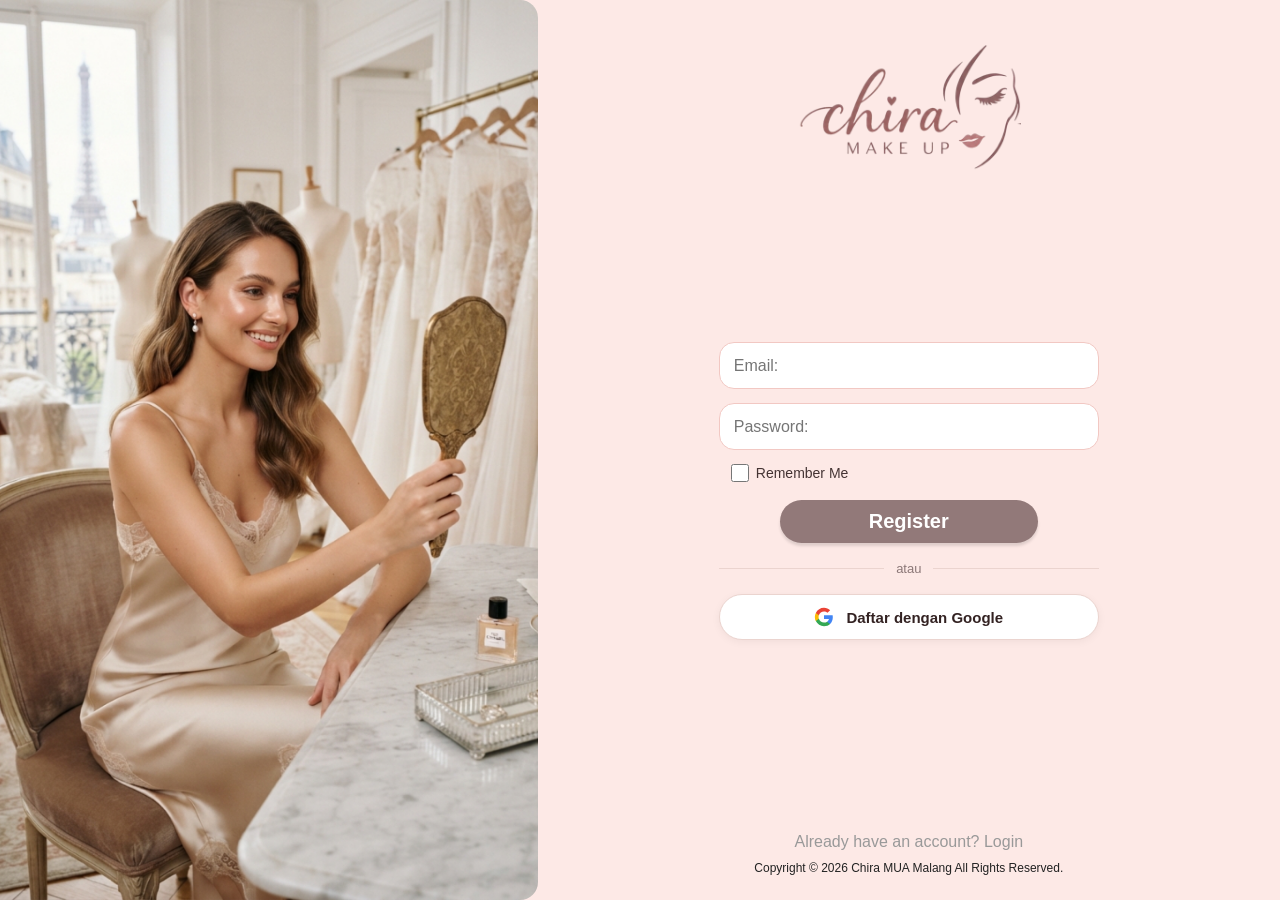
<file: register.html>
<!DOCTYPE html>
<html lang="id">
<head>
    <meta charset="UTF-8">
    <meta name="viewport" content="width=device-width, initial-scale=1.0">
    <title>Register | Chira Make Up</title>
    <link rel="icon" type="image/png" href="img/Favicon.png">

    <link rel="stylesheet" href="css/register.css">
</head>

<body>

    <div class="login-container">

        <!-- FOTO PENGANTIN DI SEBELAH KIRI -->
        <div class="photo-section">
            <img src="img/FOTO-REGISTER.jpg" alt="Foto pengantin Chira Make Up">
        </div>

        <!-- FORM LOGIN DI SEBELAH KANAN -->
        <main class="form-section">

            <!-- LOGO CHIRA MAKE UP -->
            <header class="logo"> 
                <img src="img/CHIRA_LOGO-removebg-preview.png" alt="Chira Make Up Logo">
            </header>

            <!-- FORMULIR LOGIN -->
            <form class="login-form" id="loginForm">

                <input
                    type="email"
                    id="email"
                    name="email"
                    placeholder="Email:"
                    aria-label="Email"
                    required
                >

                <input
                    type="password"
                    id="password"
                    name="password"
                    placeholder="Password:"
                    aria-label="Password"
                    required
                >

                <div class="login-options">
                    <label class="remember">
                        <input type="checkbox" name="remember">
                        <span>Remember Me</span>
                    </label>
                </div>

                <button type="submit" class="login-button">
                    Register
                </button>

                <!-- PEMISAH & TOMBOL SOSIAL MODERN -->
                <div class="divider">
                    <span>atau</span>
                </div>

                <button type="button" class="google-btn" id="googleRegisterBtn">
                    <svg viewBox="0 0 24 24">
                        <path fill="#4285F4" d="M22.56 12.25c0-.78-.07-1.53-.2-2.25H12v4.26h5.92c-.26 1.37-1.04 2.53-2.21 3.31v2.77h3.57c2.08-1.92 3.28-4.74 3.28-8.09z"/>
                        <path fill="#34A853" d="M12 23c2.97 0 5.46-.98 7.28-2.66l-3.57-2.77c-.98.66-2.23 1.06-3.71 1.06-2.86 0-5.29-1.93-6.16-4.53H2.18v2.84C3.99 20.53 7.7 23 12 23z"/>
                        <path fill="#FBBC05" d="M5.84 14.09c-.22-.66-.35-1.36-.35-2.09s.13-1.43.35-2.09V7.06H2.18C1.43 8.55 1 10.22 1 12s.43 3.45 1.18 4.94l2.85-2.22.81-.63z"/>
                        <path fill="#EA4335" d="M12 5.38c1.62 0 3.06.56 4.21 1.64l3.15-3.15C17.45 2.09 14.97 1 12 1 7.7 1 3.99 3.47 2.18 7.06l3.66 2.84c.87-2.6 3.3-4.52 6.16-4.52z"/>
                    </svg>
                    <span>Daftar dengan Google</span>
                </button>

            </form>

            <!-- Login DAN ADMIN -->
            <footer class="bottom-section">
                <p>
                    Already have an account?
                    <a href="login.html">Login</a>
                </p>

            

                <p class="copyright">
                    Copyright © 2026 Chira MUA Malang All Rights Reserved.
                </p>
            </footer>

        </main>

    </div>

    <script src="js/register.js"></script>
</body>
</html>
</file>
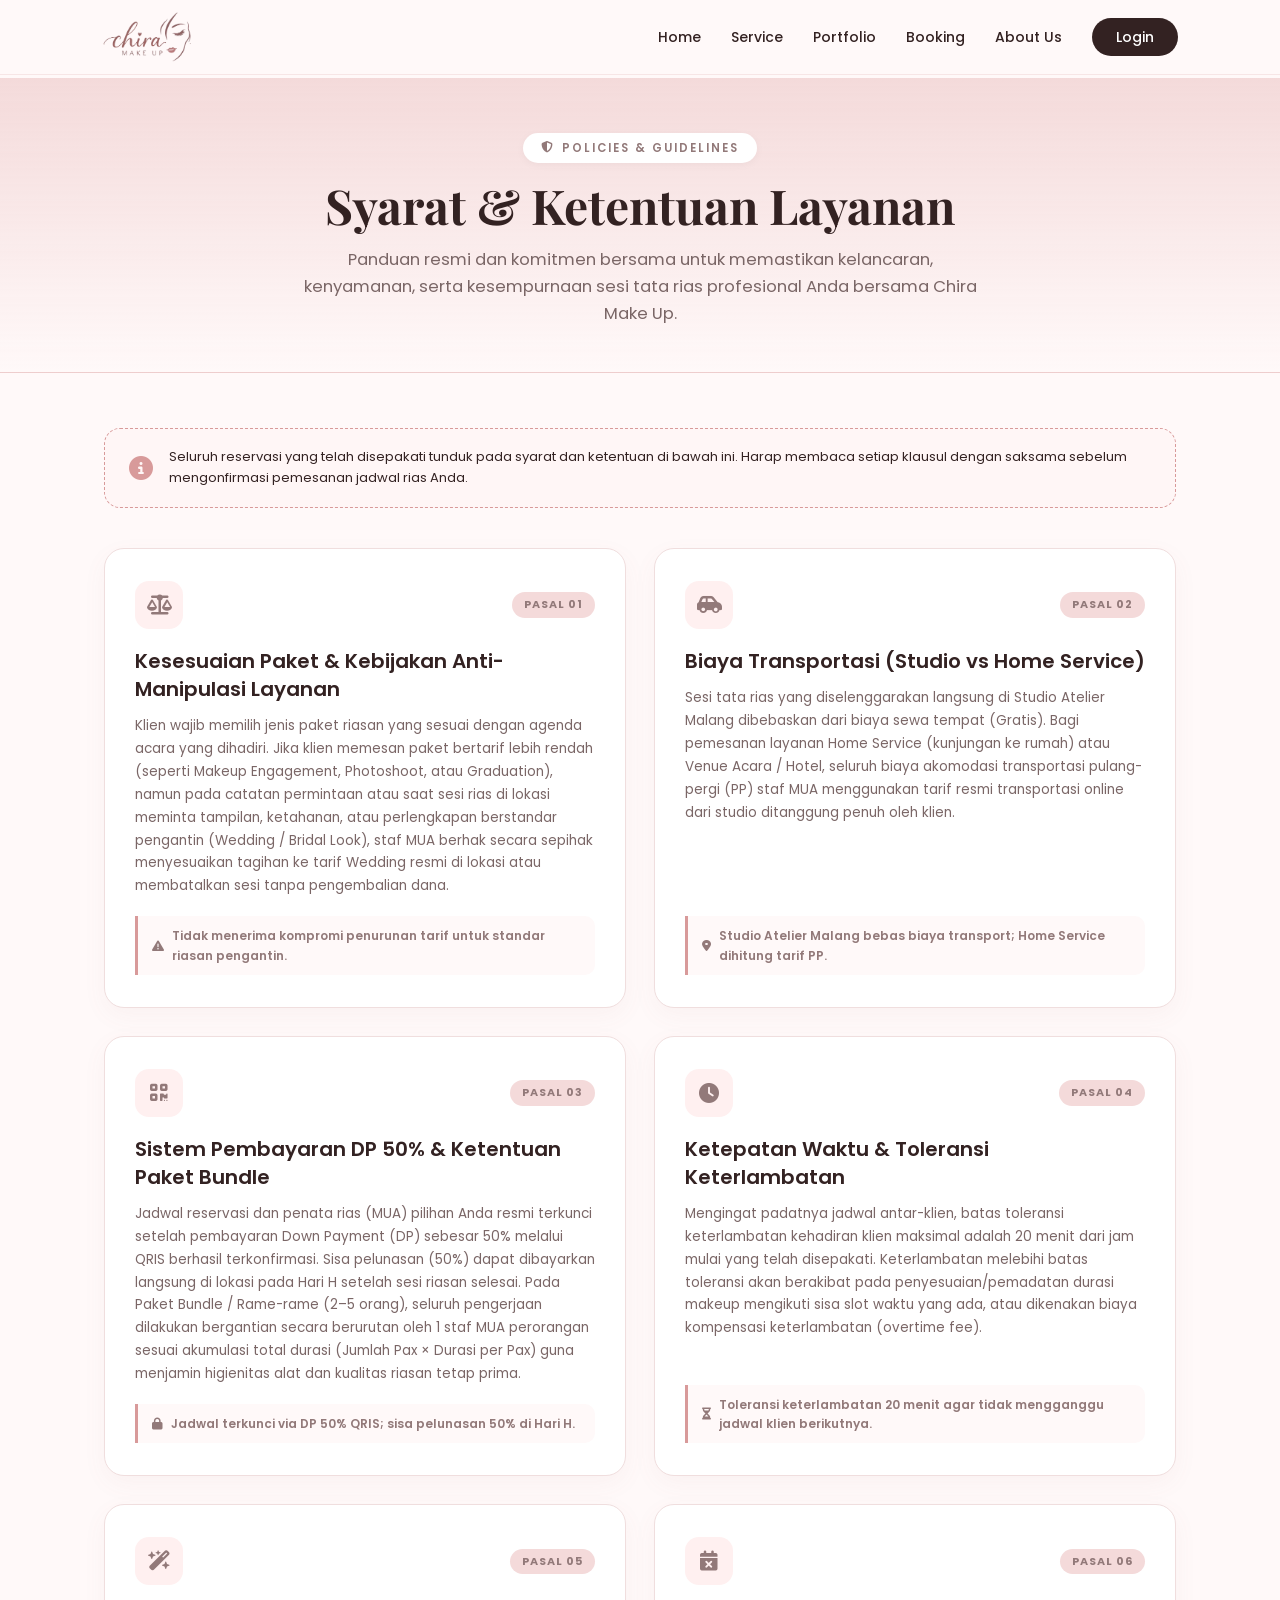
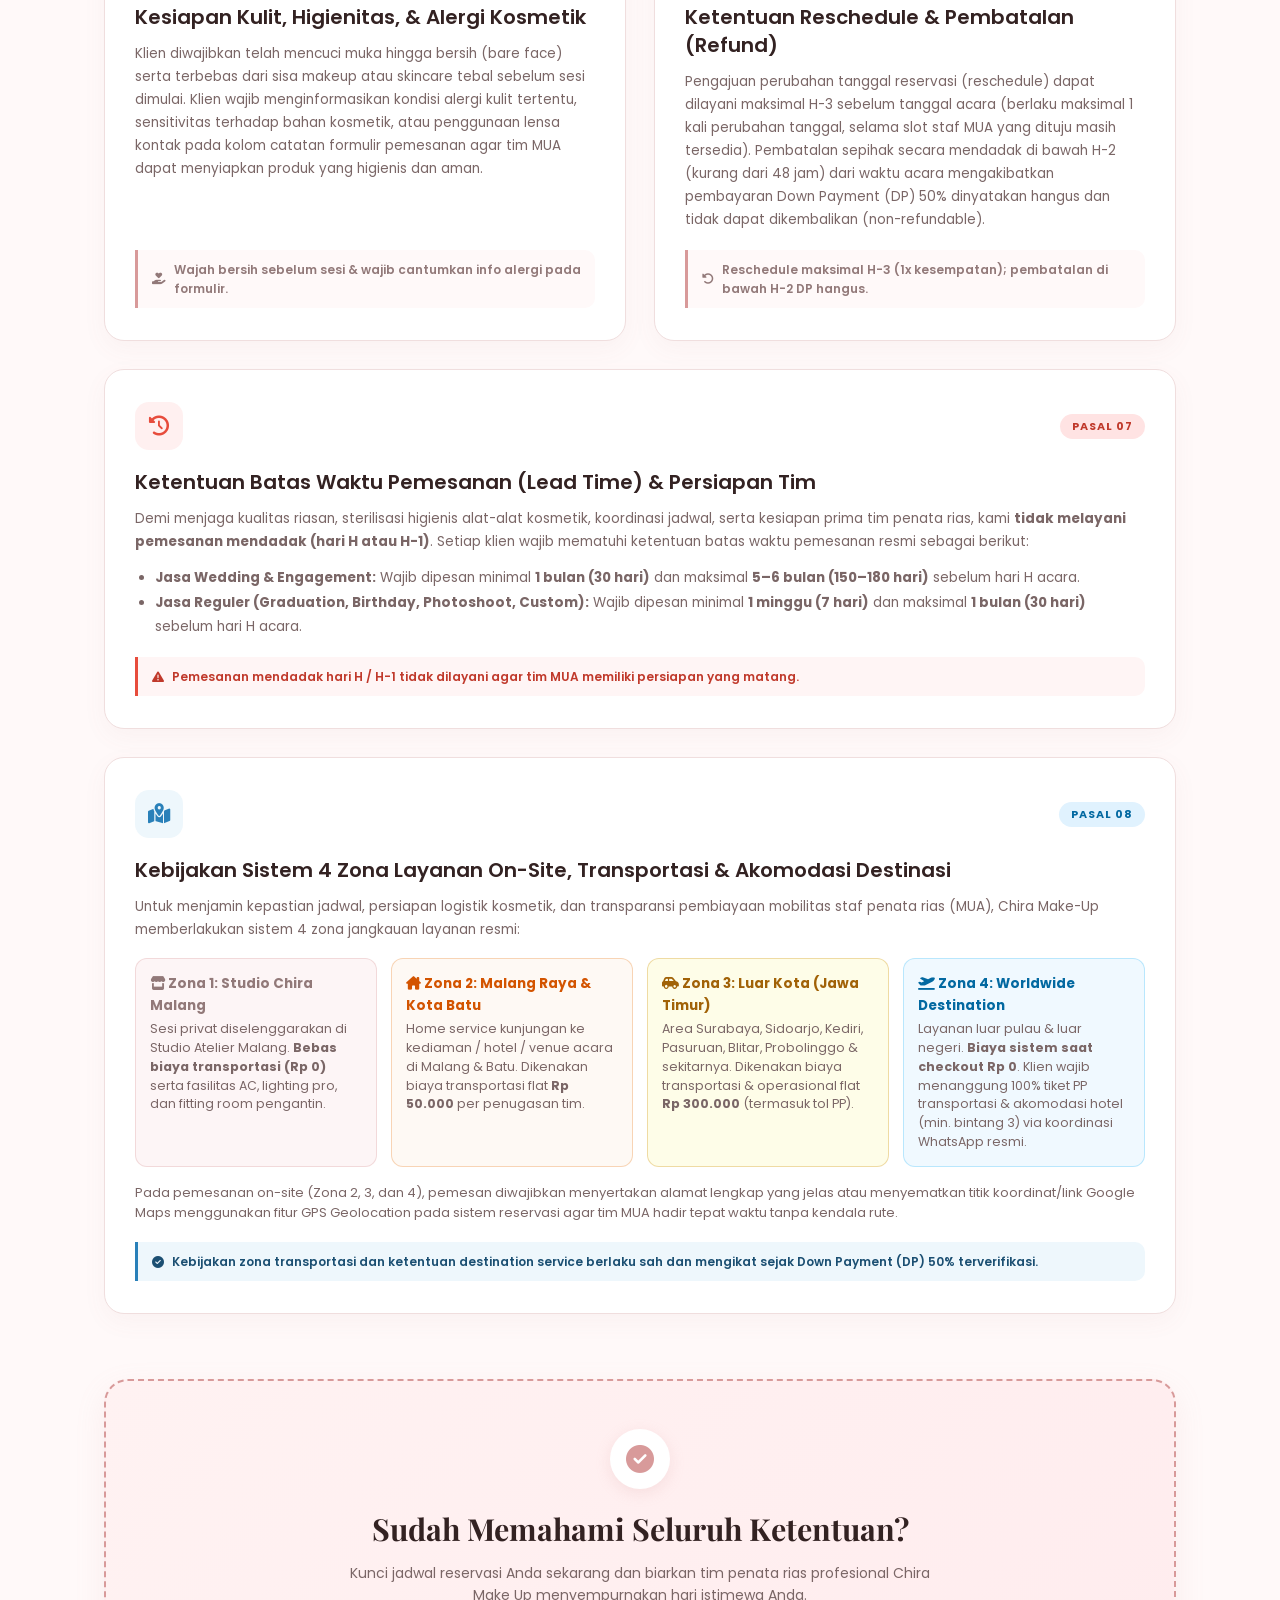
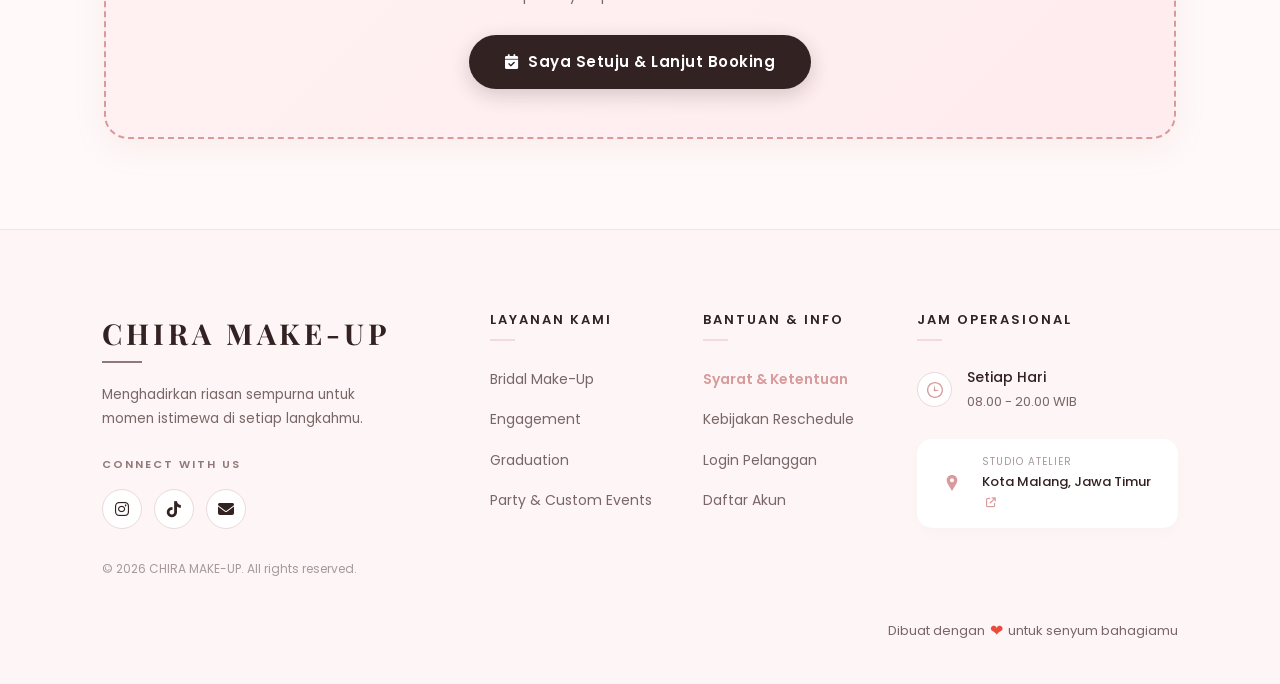
<file: syarat-ketentuan.html>
<!DOCTYPE html>
<html lang="id">
<head>
    <meta charset="UTF-8">
    <meta name="viewport" content="width=device-width, initial-scale=1.0">
    <title>Syarat & Ketentuan Layanan - Chira Make Up</title>
    <link rel="icon" type="image/png" href="img/Favicon.png">
    
    <!-- Google Fonts -->
    <link rel="preconnect" href="https://fonts.googleapis.com">
    <link rel="preconnect" href="https://fonts.gstatic.com" crossorigin>
    <link href="https://fonts.googleapis.com/css2?family=Playfair+Display:ital,wght@0,400..900;1,400..900&family=Poppins:wght@300;400;500;600;700&display=swap" rel="stylesheet">
    
    <!-- Font Awesome -->
    <link rel="stylesheet" href="https://cdnjs.cloudflare.com/ajax/libs/font-awesome/6.4.0/css/all.min.css">

    <!-- CSS PROFIL CUSTOMER & DROPDOWN NAVBAR -->
    <link rel="stylesheet" href="css/syarat-ketentuan.css">

    <!-- CSS PROFIL CUSTOMER & DROPDOWN NAVBAR -->
    <link rel="stylesheet" href="css/customer-profile.css">
</head>
<body>

    <!-- NAVBAR -->
    <nav class="navbar">
        <div class="nav-logo">
            <a href="index.html">
                <img src="img/CHIRA_LOGO-removebg-preview.png" alt="Chira Make Up Logo">
            </a>
        </div>
        <ul class="nav-links">
            <li><a href="index.html#home">Home</a></li>
            <li><a href="index.html#service">Service</a></li>
            <li><a href="Portfolio.html">Portfolio</a></li>
            <li><a href="booking.html">Booking</a></li>
            <li><a href="staffmua.html">About Us</a></li>
            <li id="nav-login-item"><a href="login.html" class="nav-btn">Login</a></li>
        </ul>
    </nav>

    <!-- PAGE HEADER -->
    <header class="page-header">
        <span class="badge"><i class="fa-solid fa-shield-halved"></i> Policies & Guidelines</span>
        <h1>Syarat & Ketentuan Layanan</h1>
        <p>Panduan resmi dan komitmen bersama untuk memastikan kelancaran, kenyamanan, serta kesempurnaan sesi tata rias profesional Anda bersama Chira Make Up.</p>
    </header>

    <!-- SECTION POLICY CARDS -->
    <main class="policy-section">
        
        <div class="policy-intro-note">
            <i class="fa-solid fa-circle-info"></i>
            <p>Seluruh reservasi yang telah disepakati tunduk pada syarat dan ketentuan di bawah ini. Harap membaca setiap klausul dengan saksama sebelum mengonfirmasi pemesanan jadwal rias Anda.</p>
        </div>

        <div class="policy-grid">
            
            <!-- Pasal 1: Kesesuaian Paket & Anti-Manipulasi -->
            <div class="policy-card" id="reschedule">
                <div>
                    <div class="policy-header">
                        <div class="policy-icon-wrapper">
                            <i class="fa-solid fa-scale-balanced"></i>
                        </div>
                        <span class="policy-pasal">Pasal 01</span>
                    </div>
                    <h3>Kesesuaian Paket & Kebijakan Anti-Manipulasi Layanan</h3>
                    <p>Klien wajib memilih jenis paket riasan yang sesuai dengan agenda acara yang dihadiri. Jika klien memesan paket bertarif lebih rendah (seperti Makeup Engagement, Photoshoot, atau Graduation), namun pada catatan permintaan atau saat sesi rias di lokasi meminta tampilan, ketahanan, atau perlengkapan berstandar pengantin (Wedding / Bridal Look), staf MUA berhak secara sepihak menyesuaikan tagihan ke tarif Wedding resmi di lokasi atau membatalkan sesi tanpa pengembalian dana.</p>
                </div>
                <div class="policy-highlight">
                    <i class="fa-solid fa-triangle-exclamation"></i> Tidak menerima kompromi penurunan tarif untuk standar riasan pengantin.
                </div>
            </div>

            <!-- Pasal 2: Biaya Transportasi -->
            <div class="policy-card" id="reschedule">
                <div>
                    <div class="policy-header">
                        <div class="policy-icon-wrapper">
                            <i class="fa-solid fa-car-side"></i>
                        </div>
                        <span class="policy-pasal">Pasal 02</span>
                    </div>
                    <h3>Biaya Transportasi (Studio vs Home Service)</h3>
                    <p>Sesi tata rias yang diselenggarakan langsung di Studio Atelier Malang dibebaskan dari biaya sewa tempat (Gratis). Bagi pemesanan layanan Home Service (kunjungan ke rumah) atau Venue Acara / Hotel, seluruh biaya akomodasi transportasi pulang-pergi (PP) staf MUA menggunakan tarif resmi transportasi online dari studio ditanggung penuh oleh klien.</p>
                </div>
                <div class="policy-highlight">
                    <i class="fa-solid fa-location-dot"></i> Studio Atelier Malang bebas biaya transport; Home Service dihitung tarif PP.
                </div>
            </div>

            <!-- Pasal 3: Pembayaran QRIS & Paket Bundle -->
            <div class="policy-card">
                <div>
                    <div class="policy-header">
                        <div class="policy-icon-wrapper">
                            <i class="fa-solid fa-qrcode"></i>
                        </div>
                        <span class="policy-pasal">Pasal 03</span>
                    </div>
                    <h3>Sistem Pembayaran DP 50% & Ketentuan Paket Bundle</h3>
                    <p>Jadwal reservasi dan penata rias (MUA) pilihan Anda resmi terkunci setelah pembayaran Down Payment (DP) sebesar 50% melalui QRIS berhasil terkonfirmasi. Sisa pelunasan (50%) dapat dibayarkan langsung di lokasi pada Hari H setelah sesi riasan selesai. Pada Paket Bundle / Rame-rame (2–5 orang), seluruh pengerjaan dilakukan bergantian secara berurutan oleh 1 staf MUA perorangan sesuai akumulasi total durasi (Jumlah Pax × Durasi per Pax) guna menjamin higienitas alat dan kualitas riasan tetap prima.</p>
                </div>
                <div class="policy-highlight">
                    <i class="fa-solid fa-lock"></i> Jadwal terkunci via DP 50% QRIS; sisa pelunasan 50% di Hari H.
                </div>
            </div>

            <!-- Pasal 4: Ketepatan Waktu -->
            <div class="policy-card">
                <div>
                    <div class="policy-header">
                        <div class="policy-icon-wrapper">
                            <i class="fa-solid fa-clock"></i>
                        </div>
                        <span class="policy-pasal">Pasal 04</span>
                    </div>
                    <h3>Ketepatan Waktu & Toleransi Keterlambatan</h3>
                    <p>Mengingat padatnya jadwal antar-klien, batas toleransi keterlambatan kehadiran klien maksimal adalah 20 menit dari jam mulai yang telah disepakati. Keterlambatan melebihi batas toleransi akan berakibat pada penyesuaian/pemadatan durasi makeup mengikuti sisa slot waktu yang ada, atau dikenakan biaya kompensasi keterlambatan (overtime fee).</p>
                </div>
                <div class="policy-highlight">
                    <i class="fa-solid fa-hourglass-half"></i> Toleransi keterlambatan 20 menit agar tidak mengganggu jadwal klien berikutnya.
                </div>
            </div>

            <!-- Pasal 5: Kesiapan Kulit & Alergi -->
            <div class="policy-card">
                <div>
                    <div class="policy-header">
                        <div class="policy-icon-wrapper">
                            <i class="fa-solid fa-wand-magic-sparkles"></i>
                        </div>
                        <span class="policy-pasal">Pasal 05</span>
                    </div>
                    <h3>Kesiapan Kulit, Higienitas, & Alergi Kosmetik</h3>
                    <p>Klien diwajibkan telah mencuci muka hingga bersih (bare face) serta terbebas dari sisa makeup atau skincare tebal sebelum sesi dimulai. Klien wajib menginformasikan kondisi alergi kulit tertentu, sensitivitas terhadap bahan kosmetik, atau penggunaan lensa kontak pada kolom catatan formulir pemesanan agar tim MUA dapat menyiapkan produk yang higienis dan aman.</p>
                </div>
                <div class="policy-highlight">
                    <i class="fa-solid fa-hand-holding-heart"></i> Wajah bersih sebelum sesi & wajib cantumkan info alergi pada formulir.
                </div>
            </div>

            <!-- Pasal 6: Reschedule & Pembatalan -->
            <div class="policy-card" id="reschedule">
                <div>
                    <div class="policy-header">
                        <div class="policy-icon-wrapper">
                            <i class="fa-solid fa-calendar-xmark"></i>
                        </div>
                        <span class="policy-pasal">Pasal 06</span>
                    </div>
                    <h3>Ketentuan Reschedule & Pembatalan (Refund)</h3>
                    <p>Pengajuan perubahan tanggal reservasi (reschedule) dapat dilayani maksimal H-3 sebelum tanggal acara (berlaku maksimal 1 kali perubahan tanggal, selama slot staf MUA yang dituju masih tersedia). Pembatalan sepihak secara mendadak di bawah H-2 (kurang dari 48 jam) dari waktu acara mengakibatkan pembayaran Down Payment (DP) 50% dinyatakan hangus dan tidak dapat dikembalikan (non-refundable).</p>
                </div>
                <div class="policy-highlight">
                    <i class="fa-solid fa-rotate-left"></i> Reschedule maksimal H-3 (1x kesempatan); pembatalan di bawah H-2 DP hangus.
                </div>
            </div>

            <!-- Pasal 7: Ketentuan Waktu Pemesanan (Lead Time) & Persiapan Tim -->
            <div class="policy-card policy-card-full">
                <div>
                    <div class="policy-header">
                        <div class="policy-icon-wrapper" style="background: #fff0f0; color: #e74c3c;">
                            <i class="fa-solid fa-clock-rotate-left"></i>
                        </div>
                        <span class="policy-pasal" style="background: #ffe3e3; color: #c0392b;">Pasal 07</span>
                    </div>
                    <h3>Ketentuan Batas Waktu Pemesanan (Lead Time) & Persiapan Tim</h3>
                    <p>Demi menjaga kualitas riasan, sterilisasi higienis alat-alat kosmetik, koordinasi jadwal, serta kesiapan prima tim penata rias, kami <strong>tidak melayani pemesanan mendadak (hari H atau H-1)</strong>. Setiap klien wajib mematuhi ketentuan batas waktu pemesanan resmi sebagai berikut:</p>
                    <ul style="font-size: 13.5px; color: var(--text-light); line-height: 1.8; margin: 12px 0 0 20px;">
                        <li><strong>Jasa Wedding & Engagement:</strong> Wajib dipesan minimal <strong>1 bulan (30 hari)</strong> dan maksimal <strong>5–6 bulan (150–180 hari)</strong> sebelum hari H acara.</li>
                        <li><strong>Jasa Reguler (Graduation, Birthday, Photoshoot, Custom):</strong> Wajib dipesan minimal <strong>1 minggu (7 hari)</strong> dan maksimal <strong>1 bulan (30 hari)</strong> sebelum hari H acara.</li>
                    </ul>
                </div>
                <div class="policy-highlight" style="background: #fff5f5; border-left-color: #e74c3c; color: #c0392b;">
                    <i class="fa-solid fa-triangle-exclamation"></i> Pemesanan mendadak hari H / H-1 tidak dilayani agar tim MUA memiliki persiapan yang matang.
                </div>
            </div>

            <!-- Pasal 8: Kebijakan Zona Layanan On-Site, Transportasi & Akomodasi -->
            <div class="policy-card policy-card-full" id="transport-policy">
                <div>
                    <div class="policy-header">
                        <div class="policy-icon-wrapper" style="background: #eef7fc; color: #2980b9;">
                            <i class="fa-solid fa-map-location-dot"></i>
                        </div>
                        <span class="policy-pasal" style="background: #e0f2fe; color: #0369a1;">Pasal 08</span>
                    </div>
                    <h3>Kebijakan Sistem 4 Zona Layanan On-Site, Transportasi & Akomodasi Destinasi</h3>
                    <p>Untuk menjamin kepastian jadwal, persiapan logistik kosmetik, dan transparansi pembiayaan mobilitas staf penata rias (MUA), Chira Make-Up memberlakukan sistem 4 zona jangkauan layanan resmi:</p>
                    
                    <div style="display: grid; grid-template-columns: repeat(auto-fit, minmax(240px, 1fr)); gap: 14px; margin: 16px 0;">
                        <div style="background: #fdf5f6; padding: 14px; border-radius: 12px; border: 1px solid rgba(216, 154, 154, 0.3);">
                            <strong style="color: var(--dark-pink); display: block; font-size: 13.5px; margin-bottom: 4px;">
                                <i class="fa-solid fa-store"></i> Zona 1: Studio Chira Malang
                            </strong>
                            <span style="font-size: 12.5px; color: var(--text-light); line-height: 1.5; display: block;">
                                Sesi privat diselenggarakan di Studio Atelier Malang. <strong>Bebas biaya transportasi (Rp 0)</strong> serta fasilitas AC, lighting pro, dan fitting room pengantin.
                            </span>
                        </div>

                        <div style="background: #fef9f4; padding: 14px; border-radius: 12px; border: 1px solid rgba(230, 126, 34, 0.3);">
                            <strong style="color: #d35400; display: block; font-size: 13.5px; margin-bottom: 4px;">
                                <i class="fa-solid fa-house-chimney"></i> Zona 2: Malang Raya & Kota Batu
                            </strong>
                            <span style="font-size: 12.5px; color: var(--text-light); line-height: 1.5; display: block;">
                                Home service kunjungan ke kediaman / hotel / venue acara di Malang & Batu. Dikenakan biaya transportasi flat <strong>Rp 50.000</strong> per penugasan tim.
                            </span>
                        </div>

                        <div style="background: #fefde8; padding: 14px; border-radius: 12px; border: 1px solid rgba(202, 138, 4, 0.3);">
                            <strong style="color: #a16207; display: block; font-size: 13.5px; margin-bottom: 4px;">
                                <i class="fa-solid fa-car-side"></i> Zona 3: Luar Kota (Jawa Timur)
                            </strong>
                            <span style="font-size: 12.5px; color: var(--text-light); line-height: 1.5; display: block;">
                                Area Surabaya, Sidoarjo, Kediri, Pasuruan, Blitar, Probolinggo & sekitarnya. Dikenakan biaya transportasi & operasional flat <strong>Rp 300.000</strong> (termasuk tol PP).
                            </span>
                        </div>

                        <div style="background: #f0f9ff; padding: 14px; border-radius: 12px; border: 1px solid rgba(56, 189, 248, 0.3);">
                            <strong style="color: #0369a1; display: block; font-size: 13.5px; margin-bottom: 4px;">
                                <i class="fa-solid fa-plane-departure"></i> Zona 4: Worldwide Destination
                            </strong>
                            <span style="font-size: 12.5px; color: var(--text-light); line-height: 1.5; display: block;">
                                Layanan luar pulau & luar negeri. <strong>Biaya sistem saat checkout Rp 0</strong>. Klien wajib menanggung 100% tiket PP transportasi & akomodasi hotel (min. bintang 3) via koordinasi WhatsApp resmi.
                            </span>
                        </div>
                    </div>

                    <p style="font-size: 13px; color: var(--text-light); line-height: 1.6; margin-top: 10px;">
                        Pada pemesanan on-site (Zona 2, 3, dan 4), pemesan diwajibkan menyertakan alamat lengkap yang jelas atau menyematkan titik koordinat/link Google Maps menggunakan fitur GPS Geolocation pada sistem reservasi agar tim MUA hadir tepat waktu tanpa kendala rute.
                    </p>
                </div>
                <div class="policy-highlight" style="background: #eef7fc; border-left-color: #2980b9; color: #1b4f72;">
                    <i class="fa-solid fa-circle-check"></i> Kebijakan zona transportasi dan ketentuan destination service berlaku sah dan mengikat sejak Down Payment (DP) 50% terverifikasi.
                </div>
            </div>

        </div>

    </main>

    <!-- CTA SECTION -->
    <section class="policy-cta-section">
        <div class="policy-cta-box">
            <div class="cta-icon">
                <i class="fa-solid fa-circle-check"></i>
            </div>
            <h3>Sudah Memahami Seluruh Ketentuan?</h3>
            <p>Kunci jadwal reservasi Anda sekarang dan biarkan tim penata rias profesional Chira Make Up menyempurnakan hari istimewa Anda.</p>
            <a href="booking.html" class="btn-agree-booking">
                <i class="fa-solid fa-calendar-check"></i> Saya Setuju & Lanjut Booking
            </a>
        </div>
    </section>

    <!-- FOOTER (100% KONSISTEN DENGAN INDEX.HTML) -->
    <footer class="site-footer">
        <div class="footer-container">
            
            <!-- Kolom 1: Brand & Media Sosial -->
            <div class="brand-col">
                <h2>CHIRA MAKE-UP</h2>
                <div class="title-line"></div>
                <p class="tagline">Menghadirkan riasan sempurna untuk momen istimewa di setiap langkahmu.</p>
                
                <h4 class="connect-title">CONNECT WITH US</h4>
                <div class="social-links">
                    <a href="#" aria-label="Instagram" target="_blank">
                        <i class="fa-brands fa-instagram"></i>
                    </a>
                    <a href="#" aria-label="TikTok" target="_blank">
                        <i class="fa-brands fa-tiktok"></i>
                    </a>
                    <a href="mailto:hello@chiramua.com" aria-label="Email">
                        <i class="fa-solid fa-envelope"></i>
                    </a>
                </div>
                
                <p class="copyright-text">© 2026 CHIRA MAKE-UP. All rights reserved.</p>
            </div>

            <!-- Kolom 2: Layanan -->
            <div class="footer-col">
                <h3>LAYANAN KAMI</h3>
                <div class="line"></div>
                <ul>
                    <li><a href="index.html#service">Bridal Make-Up</a></li>
                    <li><a href="index.html#service">Engagement</a></li>
                    <li><a href="index.html#service">Graduation</a></li>
                    <li><a href="index.html#service">Party & Custom Events</a></li>
                </ul>
            </div>

            <!-- Kolom 3: Bantuan -->
            <div class="footer-col">
                <h3>BANTUAN & INFO</h3>
                <div class="line"></div>
                <ul>
                    <li><a href="syarat-ketentuan.html" style="color: var(--accent-pink); font-weight: 600;">Syarat & Ketentuan</a></li>
                    <li><a href="#">Kebijakan Reschedule</a></li>
                    <li><a href="login.html">Login Pelanggan</a></li>
                    <li><a href="register.html">Daftar Akun</a></li>
                </ul>
            </div>

            <!-- Kolom 4: Operasional -->
            <div class="footer-col operation-col">
                <h3>JAM OPERASIONAL</h3>
                <div class="line"></div>
                
                <div class="op-item">
                    <div class="op-icon">
                        <svg viewBox="0 0 24 24"><path d="M12 2c5.514 0 10 4.486 10 10s-4.486 10-10 10-10-4.486-10-10 4.486-10 10-10zm0-2c-6.627 0-12 5.373-12 12s5.373 12 12 12 12-5.373 12-12-5.373-12-12-12zm5.848 12.459c.202.038.202.333.001.372-1.907.361-6.045 1.111-6.547 1.111-.719 0-1.301-.582-1.301-1.301 0-.512.77-5.447 1.125-7.445.034-.192.312-.181.343.014l.929 6.434 5.45.815z"/></svg>
                    </div>
                    <div class="op-text">
                        <strong>Setiap Hari</strong>
                        <span>08.00 - 20.00 WIB</span>
                    </div>
                </div>

                <a href="https://maps.google.com/?q=Kota+Malang,+Jawa+Timur" target="_blank" rel="noopener noreferrer" class="studio-box" title="Buka Lokasi Studio Atelier di Google Maps">
                    <div class="op-icon">
                        <svg viewBox="0 0 24 24"><path d="M12 0c-4.198 0-8 3.403-8 7.602 0 4.198 3.469 9.21 8 16.398 4.531-7.188 8-12.2 8-16.398 0-4.199-3.801-7.602-8-7.602zm0 11c-1.657 0-3-1.343-3-3s1.343-3 3-3 3 1.343 3 3-1.343 3-3 3z"/></svg>
                    </div>
                    <div class="op-text">
                        <span class="label">STUDIO ATELIER</span>
                        <strong>Kota Malang, Jawa Timur <i class="fa-solid fa-arrow-up-right-from-square" style="font-size: 10px; margin-left: 4px; color: var(--accent-pink);"></i></strong>
                    </div>
                </a>
            </div>

        </div>

        <div class="footer-bottom-wrap">
            <div class="made-with-love">
                Dibuat dengan <span style="color: #e74c3c; font-size: 16px;">❤</span> untuk senyum bahagiamu
            </div>
        </div>
    </footer>

    <!-- JS PROFIL CUSTOMER & DROPDOWN NAVBAR -->
    <script src="js/customer-profile.js"></script>
</body>
</html>
</file>
<file: css/index.css>
/* --- CSS VARIABLES (Color Palet) --- */
        :root {
            --bg-color: #fff9f9;
            --primary-pink: #f4dada;
            --accent-pink: #d89a9a;
            --dark-pink: #9e6b6b;
            --text-dark: #332222;
            --text-light: #7a6666;
            --white: #ffffff;
            --font-serif: 'Playfair Display', serif;
            --font-sans: 'Poppins', sans-serif;
        }

        /* --- RESET & BASE --- */
        * {
            margin: 0;
            padding: 0;
            box-sizing: border-box;
        }

        html {
            scroll-behavior: smooth;
        }

        body {
            font-family: var(--font-sans);
            background-color: var(--bg-color);
            color: var(--text-dark);
            line-height: 1.6;
            overflow-x: hidden;
        }

        h1, h2, h3, h4 {
            font-family: var(--font-serif);
            color: var(--text-dark);
            font-weight: 600;
        }

        a {
            text-decoration: none;
            color: inherit;
        }

        /* --- NAVBAR --- */
        .navbar {
            position: fixed;
            top: 0;
            width: 100%;
            display: flex;
            justify-content: space-between;
            align-items: center;
            padding: 12px 5%;
            background-color: rgba(255, 249, 249, 0.95);
            box-shadow: 0 2px 15px rgba(0,0,0,0.05);
            z-index: 1000;
            backdrop-filter: blur(8px);
        }

        .nav-logo img {
            height: 50px;
            width: auto;
            display: block;
        }

        .nav-links {
            display: flex;
            gap: 35px;
            list-style: none;
            align-items: center;
        }

        .nav-links li a {
            font-size: 14px;
            font-weight: 500;
            color: var(--text-dark);
            text-transform: uppercase;
            letter-spacing: 1px;
            transition: color 0.3s;
        }

        .nav-links li a:hover,
        .nav-links li a.active {
            color: #d8738a;
        }

        .nav-links li a.active {
            font-weight: 700;
            border-bottom: 2px solid #d8738a;
            padding-bottom: 4px;
        }

        .nav-btn {
            background-color: var(--text-dark);
            color: var(--white) !important;
            padding: 10px 25px;
            border-radius: 20px;
            transition: background 0.3s, transform 0.2s;
        }

        .nav-btn:hover {
            background-color: var(--accent-pink);
            transform: translateY(-2px);
        }

        /* --- HERO SECTION --- */
        .hero {
            height: 100vh;
            min-height: 500px;
            width: 100%;
            background: linear-gradient(to right, rgba(40, 25, 25, 0.6) 0%, rgba(40, 25, 25, 0.1) 60%), url('../img/bg-hero.jpg') center/cover no-repeat;
            display: flex;
            align-items: center;
            justify-content: flex-start;
            padding: 0 5%;
            position: relative;
            
        }

        .hero-content {
            max-width: 620px;
            color: var(--white);
            text-align: left;
            margin-top: 25px;
            animation: fadeIn 1.5s ease-out;
            
        }

        .hero-content h1 {
            font-size: clamp(2.4rem, 4.2vw, 3.6rem);
            color: var(--white);
            line-height: 1.15;
            margin-bottom: 14px;
            text-shadow: 2px 4px 15px rgba(0,0,0,0.4);
        }

        .hero-content p {
            font-size: clamp(0.95rem, 1.3vw, 1.15rem);
            margin-bottom: 26px;
            font-weight: 300;
            letter-spacing: 1.2px;
            text-shadow: 1px 1px 8px rgba(0,0,0,0.4);
        }

        .hero-btn {
            display: inline-block;
            background-color: var(--white);
            color: var(--text-dark);
            padding: 12px 32px;
            border-radius: 30px;
            font-size: 14px;
            font-weight: 600;
            letter-spacing: 0.8px;
            text-transform: uppercase;
            transition: 0.3s;
            box-shadow: 0 5px 15px rgba(0,0,0,0.2);
        }

        .hero-btn:hover {
            background-color: var(--accent-pink);
            color: var(--white);
            transform: translateY(-3px);
        }

        /* --- SECTION UMUM (RINGKAS & PROPORSIONAL) --- */
        section {
            padding: 56px 24px;
        }

        .section-title {
            text-align: center;
            font-size: 2.3rem;
            margin-bottom: 8px;
        }

        .section-subtitle {
            text-align: center;
            color: var(--text-light);
            font-size: 0.95rem;
            margin-bottom: 30px;
            font-weight: 300;
        }

        /* --- SHORT GALLERY (GRADASI PUTIH KE PINK) --- */
        .gallery {
            background: linear-gradient(180deg, #ffffff 0%, #f7e3e3 100%);
            padding: 56px 24px;
        }

        .gallery-grid {
            display: grid;
            grid-template-columns: repeat(auto-fit, minmax(260px, 1fr));
            gap: 20px;
            max-width: 1140px;
            margin: 0 auto;
        }

        .gallery-item {
            border-radius: 14px;
            overflow: hidden;
            height: 280px;
            position: relative;
            box-shadow: 0 8px 20px rgba(0,0,0,0.06);
        }

        .gallery-item img {
            width: 100%;
            height: 100%;
            object-fit: cover;
            transition: transform 0.6s ease;
        }

        .gallery-item:hover img {
            transform: scale(1.08);
        }

        .gallery-action {
            text-align: center;
            margin-top: 26px;
        }

        .btn-outline {
            display: inline-block;
            border: 2px solid var(--accent-pink);
            color: var(--text-dark);
            padding: 10px 30px;
            border-radius: 25px;
            font-size: 13.5px;
            font-weight: 500;
            transition: 0.3s;
        }

        .btn-outline:hover {
            background-color: var(--accent-pink);
            color: var(--white);
        }

        /* --- OUR SERVICE (PUTIH BERSIH) --- */
        .services {
            background-color: #ffffff;
            padding: 56px 24px; 
            position: relative; 
        }

        /* CSS UNTUK HEADER & CARD LAYANAN */
        .services-header {
            display: flex;
            justify-content: space-between;
            align-items: flex-end;
            max-width: 1140px;
            margin: 0 auto 30px;
            gap: 30px;
        }

        .services-header-left {
            max-width: 480px;
        }

        .services-eyebrow {
            font-size: 12px;
            letter-spacing: 2px;
            text-transform: uppercase;
            color: var(--accent-pink);
            margin-bottom: 8px;
            font-weight: 600;
        }

        .services-title {
            font-family: var(--font-serif);
            font-size: 2.6rem;
            line-height: 1.15;
            color: var(--text-dark);
        }

        .services-header-right {
            max-width: 420px;
            font-size: 13.5px;
            color: var(--text-light);
            line-height: 1.6;
            padding-bottom: 6px;
        }

        .service-grid {
            display: grid;
            grid-template-columns: repeat(auto-fit, minmax(290px, 1fr));
            gap: 22px;
            max-width: 1140px;
            margin: 0 auto;
        }

        .service-card {
            background-color: var(--white);
            border-radius: 18px;
            overflow: hidden;
            box-shadow: 0 6px 20px rgba(158, 107, 107, 0.05);
            transition: transform 0.3s ease, box-shadow 0.3s ease;
            display: flex;
            flex-direction: column;
            border: 1px solid #f0dede;
        }

        .service-card:hover {
            transform: translateY(-6px);
            box-shadow: 0 14px 30px rgba(158, 107, 107, 0.1);
        }

        .service-img-wrapper {
            width: 100%;
            height: 200px;
            overflow: hidden;
        }

        .service-img-wrapper img {
            width: 100%;
            height: 100%;
            object-fit: cover;
            transition: transform 0.5s ease;
        }

        .service-card:hover .service-img-wrapper img {
            transform: scale(1.05);
        }

        .service-content {
            padding: 22px 24px;
            display: flex;
            flex-direction: column;
            flex-grow: 1;
        }

        .service-content h3 {
            font-size: 1.25rem;
            margin-bottom: 8px;
            color: var(--text-dark);
        }

        .service-content p {
            font-size: 13px;
            color: var(--text-light);
            margin-bottom: 16px;
            line-height: 1.6;
            flex-grow: 1;
        }

        .service-link {
            display: inline-flex;
            align-items: center;
            font-size: 12px;
            font-weight: 600;
            text-transform: uppercase;
            letter-spacing: 1px;
            color: var(--accent-pink);
            transition: color 0.3s;
            margin-top: auto;
        }

        .service-link:hover {
            color: var(--dark-pink);
        }

        .service-link span {
            margin-left: 8px;
            transition: margin-left 0.3s;
            font-size: 16px;
        }

        .service-link:hover span {
            margin-left: 12px;
        }

        /* --- MEET OUR ARTIST (GRADASI PUTIH KE PINK) --- */
        .artist-section {
            background: linear-gradient(180deg, #ffffff 0%, #f7e3e3 100%);
            padding: 56px 24px 48px;
        }

        .artist-card {
            display: flex;
            background-color: var(--white);
            border-radius: 18px;
            overflow: hidden;
            box-shadow: 0 6px 20px rgba(158, 107, 107, 0.05);
            border: 1px solid #f0dede;
            max-width: 900px;
            margin: 0 auto;
        }

        .artist-image {
            flex: 1;
            position: relative;
            min-height: 330px;
        }

        .artist-image img {
            width: 100%;
            height: 100%;
            object-fit: cover;
            object-position: top center;
            position: absolute;
            top: 0;
            left: 0;
        }

        .artist-badge {
            position: absolute;
            top: 14px;
            left: 14px;
            background-color: var(--primary-pink);
            color: var(--text-dark);
            padding: 6px 14px;
            border-radius: 20px;
            font-size: 11px;
            font-weight: 600;
            z-index: 2;
        }

        .artist-info {
            flex: 1.2;
            padding: 26px 30px;
            display: flex;
            flex-direction: column;
            justify-content: center;
        }

        .artist-name {
            font-size: 1.75rem;
            margin-bottom: 2px;
        }

        .artist-title {
            font-size: 0.88rem;
            color: var(--accent-pink);
            font-weight: 500;
            margin-bottom: 12px;
            text-transform: uppercase;
            letter-spacing: 1px;
        }

        .artist-bio {
            font-size: 13px;
            color: var(--text-light);
            margin-bottom: 16px;
            line-height: 1.6;
        }

        .artist-stats {
            display: flex;
            gap: 20px;
            margin-bottom: 18px;
            padding: 10px 0;
            border-top: 1px solid #eee;
            border-bottom: 1px solid #eee;
        }

        .stat-item h4 {
            font-family: var(--font-sans);
            font-size: 1.25rem;
            margin-bottom: 1px;
        }

        .stat-item p {
            font-size: 10.5px;
            color: var(--text-light);
            text-transform: uppercase;
            letter-spacing: 1px;
        }

        .artist-btn {
            background-color: var(--text-dark);
            color: var(--white);
            padding: 10px 24px;
            border-radius: 20px;
            text-align: center;
            font-size: 13px;
            font-weight: 500;
            transition: 0.3s;
            display: inline-block;
            width: fit-content;
        }

        .artist-btn:hover {
            background-color: var(--accent-pink);
        }

        /* Mini Portofolio Nadine di Kartu Artist */
        .artist-portfolio-mini {
            margin-bottom: 20px;
        }

        .artist-portfolio-header {
            display: flex;
            justify-content: space-between;
            align-items: center;
            margin-bottom: 8px;
        }

        .portfolio-mini-title {
            font-size: 11.5px;
            font-weight: 700;
            color: #4a3434;
            text-transform: uppercase;
            letter-spacing: 0.8px;
            display: inline-flex;
            align-items: center;
            gap: 6px;
        }

        .portfolio-mini-title i {
            color: #b37b7b;
        }

        .portfolio-mini-more {
            font-size: 11px;
            color: var(--accent-pink);
            font-weight: 600;
            text-decoration: none;
            transition: color 0.2s ease;
        }

        .portfolio-mini-more:hover {
            color: var(--dark-pink);
            text-decoration: underline;
        }

        .artist-portfolio-grid {
            display: grid;
            grid-template-columns: repeat(3, 1fr);
            gap: 8px;
        }

        .portfolio-thumb-card {
            position: relative;
            border-radius: 10px;
            overflow: hidden;
            aspect-ratio: 1 / 1;
            border: 1px solid #f0dede;
            box-shadow: 0 2px 6px rgba(0, 0, 0, 0.04);
            cursor: pointer;
            background: #fdf5f6;
        }

        .portfolio-thumb-card img {
            width: 100%;
            height: 100%;
            object-fit: cover;
            object-position: center;
            transition: transform 0.3s ease;
            display: block;
        }

        .portfolio-thumb-card:hover img {
            transform: scale(1.08);
        }

        .portfolio-thumb-card .thumb-caption {
            position: absolute;
            bottom: 0;
            left: 0;
            right: 0;
            background: linear-gradient(to top, rgba(50, 25, 25, 0.85) 0%, transparent 100%);
            color: #ffffff;
            font-size: 9.5px;
            font-weight: 600;
            padding: 12px 4px 4px;
            text-align: center;
            white-space: nowrap;
            overflow: hidden;
            text-overflow: ellipsis;
            opacity: 0;
            transition: opacity 0.2s ease;
            pointer-events: none;
        }

        .portfolio-thumb-card:hover .thumb-caption {
            opacity: 1;
        }

        #artist .gallery-action {
            margin-top: 24px;
        }

        /* --- TESTIMONIALS CAROUSEL (GRADASI PUTIH KE PINK) --- */
        .testimonials {
            background: linear-gradient(180deg, #ffffff 0%, #f7e3e3 100%);
            position: relative;
            padding: 56px 24px 60px;
        }

        .testi-carousel-wrapper {
            position: relative;
            max-width: 1140px;
            margin: 0 auto;
            display: flex;
            align-items: center;
            gap: 15px;
        }

        .testi-carousel-viewport {
            width: 100%;
            overflow: hidden;
            padding: 15px 0;
        }

        .testi-track {
            display: flex;
            transition: transform 0.5s ease-in-out;
            will-change: transform;
        }

        .testi-card-item {
            flex: 0 0 33.333333%;
            padding: 0 12px;
            box-sizing: border-box;
            display: flex;
        }

        .testi-card {
            background-color: var(--white);
            padding: 22px 20px;
            border-radius: 16px;
            box-shadow: 0 6px 20px rgba(0, 0, 0, 0.04);
            border: 1px solid #f0dede;
            display: flex;
            flex-direction: column;
            justify-content: space-between;
            width: 100%;
            box-sizing: border-box;
            transition: transform 0.3s ease, box-shadow 0.3s ease;
        }

        .testi-card:hover {
            transform: translateY(-4px);
            box-shadow: 0 12px 28px rgba(216, 154, 154, 0.2);
        }

        .testi-stars {
            color: #f5b041;
            margin-bottom: 10px;
            font-size: 15px;
            letter-spacing: 2px;
        }

        .testi-text {
            font-style: italic;
            color: var(--text-dark);
            margin-bottom: 16px;
            line-height: 1.6;
            font-size: 13px;
            flex-grow: 1;
        }

        .testi-user {
            display: flex;
            align-items: center;
            gap: 14px;
        }

        .testi-avatar {
            width: 46px;
            height: 46px;
            border-radius: 50%;
            background-color: var(--primary-pink);
            display: flex;
            align-items: center;
            justify-content: center;
            font-weight: 700;
            color: var(--accent-pink);
            font-size: 16px;
            flex-shrink: 0;
        }

        .testi-info h5 {
            font-family: var(--font-sans);
            font-size: 15px;
            font-weight: 600;
            margin-bottom: 2px;
            color: var(--text-dark);
        }

        .testi-info p {
            font-size: 12px;
            color: var(--text-light);
            margin: 0;
        }

        .testi-handled {
            margin-top: 16px;
            padding-top: 12px;
            border-top: 1px dashed var(--primary-pink);
            display: flex;
            align-items: center;
        }

        .testi-artist-pill {
            display: inline-flex;
            align-items: center;
            gap: 7px;
            background-color: var(--bg-color);
            color: var(--text-dark);
            border: 1px solid var(--primary-pink);
            padding: 5px 12px;
            border-radius: 20px;
            font-size: 11.5px;
            font-weight: 500;
            text-decoration: none;
            transition: all 0.3s ease;
        }

        .testi-artist-pill i {
            color: var(--accent-pink);
            font-size: 11px;
            transition: transform 0.3s ease;
        }

        .testi-artist-pill strong {
            color: var(--dark-pink);
            font-weight: 600;
        }

        .testi-artist-pill:hover {
            background-color: #fff0f0;
            border-color: var(--accent-pink);
            color: var(--dark-pink);
            transform: translateY(-2px);
            box-shadow: 0 4px 12px rgba(216, 154, 154, 0.2);
        }

        .testi-artist-pill:hover i {
            transform: rotate(-15deg);
        }

        /* Nav Buttons */
        .testi-nav-btn {
            width: 46px;
            height: 46px;
            border-radius: 50%;
            background-color: var(--white);
            color: var(--text-dark);
            border: 1px solid rgba(216, 154, 154, 0.4);
            display: flex;
            align-items: center;
            justify-content: center;
            font-size: 16px;
            cursor: pointer;
            flex-shrink: 0;
            transition: all 0.3s ease;
            box-shadow: 0 4px 15px rgba(0, 0, 0, 0.08);
            z-index: 5;
        }

        .testi-nav-btn:hover {
            background-color: var(--accent-pink);
            color: var(--white);
            border-color: var(--accent-pink);
            transform: scale(1.08);
            box-shadow: 0 6px 20px rgba(216, 154, 154, 0.35);
        }

        .testi-nav-btn:active {
            transform: scale(0.95);
        }

        /* Dots */
        .testi-dots {
            display: flex;
            justify-content: center;
            align-items: center;
            gap: 10px;
            margin-top: 30px;
        }

        .testi-dot {
            width: 12px;
            height: 12px;
            border-radius: 50%;
            background-color: rgba(216, 154, 154, 0.4);
            border: none;
            padding: 0;
            cursor: pointer;
            transition: all 0.3s ease;
        }

        .testi-dot:hover {
            background-color: var(--accent-pink);
            transform: scale(1.15);
        }

        .testi-dot.active {
            width: 28px;
            border-radius: 10px;
            background-color: var(--accent-pink);
            box-shadow: 0 2px 8px rgba(216, 154, 154, 0.4);
        }

        /* Responsive rules */
        @media (max-width: 768px) {
            .testi-card-item {
                flex: 0 0 100%;
                padding: 0 4px;
            }

            .testi-carousel-wrapper {
                gap: 8px;
            }

            .testi-nav-btn {
                width: 38px;
                height: 38px;
                font-size: 13px;
            }
        }

        /* --- FOOTER (REVISI PREMIUM) --- */
        .site-footer {
            background-color: #fdf5f6;
            padding: 60px 8% 35px;
            border-top: 1px solid #f0e5e5;
            font-family: var(--font-sans);
        }

        .footer-container {
            display: grid;
            grid-template-columns: 2fr 1fr 1fr 1.5fr;
            gap: 36px;
            max-width: 1140px;
            margin: 0 auto;
        }

        .brand-col h2 {
            font-family: var(--font-serif);
            font-size: 1.8rem;
            letter-spacing: 4px;
            margin-bottom: 5px;
            color: var(--text-dark);
        }

        .brand-col .title-line {
            width: 60px;
            height: 2px;
            background-color: var(--accent-pink);
            margin-bottom: 20px;
        }

        .brand-col .tagline {
            font-size: 14px;
            color: var(--text-light);
            line-height: 1.8;
            margin-bottom: 30px;
            max-width: 300px;
        }

        .connect-title {
            font-size: 12px;
            letter-spacing: 3px;
            color: var(--text-light);
            text-transform: uppercase;
            margin-bottom: 15px;
            font-weight: 500;
        }

        .social-links {
            display: flex;
            gap: 12px;
            margin-bottom: 30px;
        }

        .social-links a {
            display: flex;
            align-items: center;
            justify-content: center;
            width: 40px;
            height: 40px;
            border-radius: 50%;
            background-color: var(--white);
            border: 1px solid #ebdada;
            color: var(--text-dark);
            transition: all 0.3s ease;
            font-size: 16px;
        }

        .social-links a:hover {
            background-color: var(--accent-pink);
            color: var(--white);
            border-color: var(--accent-pink);
            transform: translateY(-3px);
        }

        .copyright-text {
            font-size: 12px;
            color: #a89a9a;
        }

        .footer-col h3 {
            font-family: var(--font-sans);
            font-size: 14px;
            letter-spacing: 2px;
            text-transform: uppercase;
            color: var(--text-dark);
            margin-bottom: 10px;
            font-weight: 500;
        }

        .footer-col .line {
            width: 100%;
            height: 1px;
            background-color: #ebdada;
            margin-bottom: 25px;
        }

        .footer-col ul {
            list-style: none;
        }

        .footer-col ul li {
            margin-bottom: 15px;
        }

        .footer-col ul li a {
            font-size: 14px;
            color: var(--text-light);
            transition: color 0.3s ease;
        }

        .footer-col ul li a:hover {
            color: var(--accent-pink);
        }

        .op-item {
            display: flex;
            align-items: center;
            gap: 15px;
            margin-bottom: 20px;
        }

        .op-icon {
            width: 35px;
            height: 35px;
            border-radius: 50%;
            background-color: var(--white);
            border: 1px solid #ebdada;
            display: flex;
            align-items: center;
            justify-content: center;
            flex-shrink: 0;
            color: var(--accent-pink);
        }

        .op-icon svg {
            width: 16px;
            height: 16px;
            fill: currentColor;
        }

        .op-text strong {
            display: block;
            font-size: 14px;
            color: var(--text-dark);
            font-weight: 500;
        }

        .op-text span {
            font-size: 13px;
            color: var(--text-light);
        }

        .studio-box {
            display: flex;
            align-items: center;
            gap: 15px;
            background-color: var(--white);
            padding: 15px 20px;
            border-radius: 15px;
            box-shadow: 0 5px 15px rgba(0,0,0,0.02);
            margin-top: 25px;
            text-decoration: none;
            color: inherit;
            cursor: pointer;
            transition: all 0.3s ease;
        }

        .studio-box:hover {
            transform: translateY(-3px);
            box-shadow: 0 8px 25px rgba(158, 107, 107, 0.15);
            background-color: #fffafb;
        }

        .studio-box .op-icon {
            border: none;
            background-color: transparent;
            width: 30px;
            height: 30px;
        }

        .studio-box .op-text .label {
            font-size: 10px;
            letter-spacing: 1px;
            text-transform: uppercase;
            color: #a89a9a;
            display: block;
            margin-bottom: 2px;
        }

        .studio-box .op-text strong {
            font-size: 13px;
        }

        .footer-bottom-wrap {
            max-width: 1140px;
            margin: 30px auto 0;
            display: flex;
            justify-content: flex-end;
        }

        .made-with-love {
            font-size: 13px;
            color: var(--text-light);
            display: flex;
            align-items: center;
            gap: 5px;
        }

        /* --- ANIMASI --- */
        @keyframes fadeIn {
            from { opacity: 0; transform: translateY(20px); }
            to { opacity: 1; transform: translateY(0); }
        }

        /* --- RESPONSIVE --- */
        @media (max-width: 992px) {
            .footer-container {
                grid-template-columns: 1fr 1fr;
            }
        }

        @media (max-width: 900px) {
            .services-header {
                flex-direction: column;
                align-items: flex-start;
                gap: 20px;
            }
            .services-title {
                font-size: 2.8rem;
            }
            .artist-card {
                flex-direction: column;
            }
            .artist-image {
                min-height: 280px;
                max-height: 320px;
            }
            .artist-info {
                padding: 24px 20px;
            }
        }

        @media (max-width: 768px) {
            .nav-links {
                display: none;
            }
            .hero {
                background: linear-gradient(to bottom, rgba(40, 25, 25, 0.7) 0%, rgba(40, 25, 25, 0.4) 100%), url('../img/bg-hero.jpg') center/cover no-repeat;
                justify-content: center;
                padding: 0 20px;
            }
            .hero-content {
                text-align: center;
            }
            .section-title {
                font-size: 2.2rem;
            }
            .hero-content h1 {
                font-size: 2.8rem;
            }
            .artist-stats {
                flex-wrap: wrap;
                gap: 20px;
            }
            .site-footer {
                padding: 60px 5% 30px;
            }
            .footer-container {
                grid-template-columns: 1fr;
                gap: 40px;
            }
            .footer-bottom-wrap {
                justify-content: center;
                margin-top: 30px;
            }
            .brand-col .tagline {
                max-width: 100%;
            }
        }

        /* --- SECTION STUDIO ATELIER & INTERACTIVE GOOGLE MAPS (PUTIH BERSIH DENGAN AKSEN PINK) --- */
        .studio-section {
            background: #ffffff;
            padding: 56px 24px;
            position: relative;
        }

        .studio-section-container {
            max-width: 1140px;
            margin: 0 auto;
        }

        .studio-header-wrap {
            text-align: center;
        }

        .studio-badge {
            display: inline-flex;
            align-items: center;
            gap: 6px;
            background: #fff6f7;
            color: #927979;
            font-size: 10.5px;
            font-weight: 700;
            letter-spacing: 1.5px;
            text-transform: uppercase;
            padding: 5px 14px;
            border-radius: 20px;
            box-shadow: 0 4px 12px rgba(158, 107, 107, 0.05);
            margin-bottom: 12px;
            border: 1.5px solid #e5c3c6;
        }

        .studio-content-grid {
            display: grid;
            grid-template-columns: 1fr 1fr;
            gap: 24px;
            align-items: stretch;
            margin-top: 28px;
        }

        .studio-info-card {
            background: #fff6f7;
            border-radius: 18px;
            padding: 24px 26px;
            box-shadow: 0 6px 20px rgba(158, 107, 107, 0.05);
            border: 1.5px solid #e5c3c6;
            display: flex;
            flex-direction: column;
            justify-content: space-between;
        }

        .studio-badge-soft {
            display: inline-flex;
            align-items: center;
            gap: 6px;
            font-size: 10.5px;
            font-weight: 700;
            letter-spacing: 1px;
            color: #b37b7b;
            margin-bottom: 6px;
        }

        .studio-info-card h3 {
            font-size: 1.45rem;
            color: #4a3434;
            margin-bottom: 8px;
        }

        .studio-desc {
            font-size: 13px;
            line-height: 1.55;
            color: var(--text-light);
            margin-bottom: 16px;
        }

        .studio-meta-list {
            display: flex;
            flex-direction: column;
            gap: 12px;
            margin-bottom: 18px;
        }

        .studio-meta-item {
            display: flex;
            align-items: flex-start;
            gap: 12px;
        }

        .studio-meta-icon {
            width: 32px;
            height: 32px;
            background: #f7e2e4;
            color: #927979;
            border: 1px solid #ebd0d3;
            border-radius: 8px;
            display: flex;
            align-items: center;
            justify-content: center;
            font-size: 13px;
            flex-shrink: 0;
            margin-top: 2px;
        }

        .studio-meta-item strong {
            display: block;
            font-size: 12.5px;
            color: #4a3434;
            margin-bottom: 1px;
        }

        .studio-meta-item span {
            font-size: 12px;
            color: var(--text-light);
            line-height: 1.45;
        }

        .studio-chips {
            display: flex;
            flex-wrap: wrap;
            gap: 6px;
            margin-top: 4px;
        }

        .studio-chip {
            background: #f7e2e4;
            color: #553e3e;
            font-size: 11px;
            padding: 3px 8px;
            border-radius: 6px;
            border: 1px solid #ebd0d3;
            display: inline-flex;
            align-items: center;
            gap: 5px;
        }

        .studio-chip i {
            color: #b37b7b;
        }

        .studio-actions {
            display: flex;
            flex-wrap: wrap;
            gap: 10px;
            margin-top: 8px;
        }

        .btn-gmaps-direct {
            background: #927979;
            color: #fff;
            padding: 9px 18px;
            border-radius: 20px;
            font-size: 12px;
            font-weight: 600;
            text-decoration: none;
            display: inline-flex;
            align-items: center;
            gap: 8px;
            transition: all 0.3s ease;
            box-shadow: 0 4px 10px rgba(146, 121, 121, 0.2);
        }

        .btn-gmaps-direct:hover {
            background: #7d6363;
            transform: translateY(-2px);
            box-shadow: 0 6px 14px rgba(146, 121, 121, 0.3);
        }

        .btn-studio-booking {
            background: transparent;
            color: #4a3434;
            border: 1.5px solid #b37b7b;
            padding: 9px 18px;
            border-radius: 20px;
            font-size: 12px;
            font-weight: 600;
            text-decoration: none;
            display: inline-flex;
            align-items: center;
            gap: 8px;
            transition: all 0.3s ease;
        }

        .btn-studio-booking:hover {
            background: #b37b7b;
            color: #fff;
            transform: translateY(-2px);
        }

        .studio-map-card {
            background: #fff6f7;
            border-radius: 18px;
            overflow: hidden;
            box-shadow: 0 6px 20px rgba(158, 107, 107, 0.05);
            border: 1.5px solid #e5c3c6;
            display: flex;
            flex-direction: column;
            height: 100%;
        }

        .map-card-header {
            padding: 10px 16px;
            background: #fdf0f1;
            display: flex;
            align-items: center;
            gap: 10px;
            border-bottom: 1.5px solid #e5c3c6;
            font-size: 11px;
            font-weight: 700;
            color: #4a3434;
            letter-spacing: 0.5px;
            flex-shrink: 0;
        }

        .map-expand-btn {
            margin-left: auto;
            color: #b37b7b;
            text-decoration: none;
            font-size: 11px;
            font-weight: 600;
            display: inline-flex;
            align-items: center;
            gap: 5px;
        }

        .map-expand-btn:hover {
            color: #927979;
            text-decoration: underline;
        }

        .map-iframe-wrapper {
            position: relative;
            flex: 1;
            width: 100%;
            min-height: 320px;
            height: auto;
        }

        .map-iframe-wrapper iframe {
            position: absolute;
            top: 0;
            left: 0;
            width: 100%;
            height: 100%;
            border: 0;
            display: block;
        }

        .map-card-footer {
            padding: 10px 20px;
            background: #fdf0f1;
            display: flex;
            align-items: center;
            justify-content: space-between;
            font-size: 11.5px;
            color: #4a3434;
            border-top: 1.5px solid #e5c3c6;
            flex-shrink: 0;
        }

        .zone-tag {
            background: #eafaf1;
            color: #27ae60;
            font-weight: 700;
            padding: 2px 8px;
            border-radius: 10px;
            font-size: 10.5px;
        }

        @media (max-width: 900px) {
            .artist-section {
                padding-bottom: 40px;
            }
            .studio-section {
                padding: 40px 20px;
            }
            .studio-content-grid {
                grid-template-columns: 1fr;
            }
            .map-iframe-wrapper {
                min-height: 280px;
                height: 280px;
            }
            .map-card-footer {
                flex-direction: column;
                gap: 8px;
                align-items: flex-start;
            }
        }
            .map-card-footer {
                flex-direction: column;
                gap: 8px;
                align-items: flex-start;
            }
        

        /* --- TESTIMONIALS VERIFIED ARCHIVE & AGGREGATE STYLES --- */
        .testi-card-top-row {
            display: flex;
            align-items: center;
            justify-content: space-between;
            margin-bottom: 12px;
            gap: 10px;
        }

        .testi-card-top-row .testi-stars {
            margin-bottom: 0;
        }

        .testi-verified-pill {
            display: inline-flex;
            align-items: center;
            gap: 5px;
            font-size: 11px;
            font-weight: 600;
            color: #1e8449;
            background: #eafaf1;
            border: 1px solid #c7eed8;
            padding: 3px 9px;
            border-radius: 12px;
            white-space: nowrap;
        }

        .testi-aggregate-container {
            max-width: 720px;
            margin: 0 auto 28px auto;
            background: #ffffff;
            border: 1.5px solid #f2d8dc;
            border-radius: 20px;
            padding: 16px 26px;
            box-shadow: 0 6px 20px rgba(216, 154, 154, 0.1);
            display: flex;
            align-items: center;
            justify-content: space-around;
            gap: 20px;
            flex-wrap: wrap;
        }

        .testi-agg-score-box {
            display: flex;
            align-items: center;
            gap: 14px;
        }

        .testi-agg-score {
            font-family: var(--font-serif, 'Playfair Display', serif);
            font-size: 40px;
            font-weight: 700;
            color: var(--dark-pink, #927979);
            line-height: 1;
        }

        .testi-agg-stars-col {
            text-align: left;
        }

        .testi-agg-stars {
            color: #f5b041;
            font-size: 17px;
            letter-spacing: 2px;
        }

        .testi-agg-out-of {
            font-size: 12px;
            color: var(--text-light, #7a6666);
            font-weight: 500;
            margin-top: 2px;
        }

        .testi-agg-divider {
            width: 1px;
            height: 48px;
            background: #ebd4cf;
        }

        .testi-agg-count-box {
            text-align: left;
        }

        .testi-agg-total {
            font-size: 18px;
            font-weight: 700;
            color: var(--text-dark, #332222);
            line-height: 1.3;
        }

        .testi-agg-sub {
            font-size: 12px;
            color: #1e8449;
            font-weight: 600;
            display: flex;
            align-items: center;
            gap: 6px;
            margin-top: 3px;
        }

        .testi-all-reviews-action {
            text-align: center;
            margin-top: 36px;
        }

        .btn-all-reviews {
            display: inline-flex;
            align-items: center;
            gap: 10px;
            background: linear-gradient(135deg, var(--accent-pink, #d89a9a) 0%, var(--dark-pink, #927979) 100%);
            color: #ffffff;
            border: none;
            padding: 13px 28px;
            border-radius: 30px;
            font-size: 14px;
            font-weight: 600;
            font-family: var(--font-sans, 'Poppins', sans-serif);
            cursor: pointer;
            transition: all 0.3s cubic-bezier(0.16, 1, 0.3, 1);
            box-shadow: 0 6px 18px rgba(146, 121, 121, 0.25);
            text-decoration: none;
        }

        .btn-all-reviews:hover {
            transform: translateY(-2px);
            box-shadow: 0 10px 24px rgba(146, 121, 121, 0.35);
            background: linear-gradient(135deg, #e28e8e 0%, #7e6363 100%);
        }

        /* --- MODAL ARSIP SEMUA ULASAN PELANGGAN --- */
        .chira-modal-overlay {
            position: fixed;
            top: 0;
            left: 0;
            right: 0;
            bottom: 0;
            background: rgba(40, 25, 25, 0.65);
            backdrop-filter: blur(5px);
            display: flex;
            align-items: center;
            justify-content: center;
            z-index: 99999;
            padding: 20px;
            opacity: 0;
            pointer-events: none;
            transition: opacity 0.3s ease;
        }

        .chira-modal-overlay.active {
            opacity: 1;
            pointer-events: auto;
        }

        .all-reviews-modal-card {
            background: #fff9f9;
            border-radius: 24px;
            width: 100%;
            max-width: 960px;
            max-height: 90vh;
            display: flex;
            flex-direction: column;
            box-shadow: 0 20px 50px rgba(40, 20, 20, 0.25);
            border: 1.5px solid #ebd4cf;
            overflow: hidden;
            animation: armModalSlideIn 0.3s cubic-bezier(0.16, 1, 0.3, 1);
        }

        @keyframes armModalSlideIn {
            from { transform: translateY(20px) scale(0.97); opacity: 0; }
            to { transform: translateY(0) scale(1); opacity: 1; }
        }

        .arm-header {
            padding: 22px 28px 18px;
            background: #ffffff;
            border-bottom: 1px solid #ebd4cf;
            display: flex;
            align-items: flex-start;
            justify-content: space-between;
            gap: 16px;
        }

        .arm-badge {
            display: inline-flex;
            align-items: center;
            gap: 6px;
            background: #fcebeb;
            color: #927979;
            font-size: 11px;
            font-weight: 700;
            padding: 3px 10px;
            border-radius: 20px;
            margin-bottom: 6px;
            text-transform: uppercase;
            letter-spacing: 0.5px;
        }

        .arm-header h3 {
            font-family: var(--font-serif, 'Playfair Display', serif);
            font-size: 22px;
            color: #332222;
            margin: 0;
        }

        .arm-header p {
            font-size: 12.5px;
            color: #7a6666;
            margin: 4px 0 0 0;
        }

        .arm-close-btn {
            background: #fcebeb;
            border: none;
            width: 36px;
            height: 36px;
            border-radius: 50%;
            color: #7a6666;
            font-size: 22px;
            display: flex;
            align-items: center;
            justify-content: center;
            cursor: pointer;
            transition: all 0.2s ease;
            flex-shrink: 0;
        }

        .arm-close-btn:hover {
            background: #927979;
            color: #ffffff;
        }

        .arm-filter-bar {
            padding: 16px 28px;
            background: #ffffff;
            border-bottom: 1px solid #f0dede;
            display: flex;
            flex-wrap: wrap;
            align-items: center;
            gap: 12px;
        }

        .arm-filter-group {
            display: flex;
            align-items: center;
            gap: 8px;
            font-size: 12px;
            color: #554444;
            font-weight: 500;
        }

        .arm-select {
            background: #fff9f9;
            border: 1px solid #ebd4cf;
            border-radius: 12px;
            padding: 7px 12px;
            font-size: 12.5px;
            font-family: inherit;
            color: #332222;
            cursor: pointer;
            outline: none;
            transition: border-color 0.2s;
        }

        .arm-select:focus {
            border-color: #927979;
        }

        .arm-search-wrap {
            margin-left: auto;
            flex: 1;
            min-width: 180px;
            max-width: 260px;
        }

        .arm-search-input {
            width: 100%;
            background: #fff9f9;
            border: 1px solid #ebd4cf;
            border-radius: 20px;
            padding: 7px 14px;
            font-size: 12.5px;
            font-family: inherit;
            color: #332222;
            outline: none;
        }

        .arm-search-input:focus {
            border-color: #927979;
            background: #fff;
        }

        .arm-stats-bar {
            padding: 10px 28px;
            background: #fff3f4;
            font-size: 12px;
            color: #8c7373;
            display: flex;
            align-items: center;
            justify-content: space-between;
            border-bottom: 1px solid #f0dede;
        }

        .arm-verified-indicator {
            font-weight: 600;
            color: #1e8449;
            display: flex;
            align-items: center;
            gap: 5px;
        }

        .arm-body-scroll {
            padding: 22px 28px;
            overflow-y: auto;
            flex: 1;
        }

        .arm-reviews-grid {
            display: grid;
            grid-template-columns: repeat(2, 1fr);
            gap: 16px;
        }

        .arm-review-card {
            background: #ffffff;
            border-radius: 16px;
            border: 1px solid #ebd4cf;
            padding: 18px 20px;
            display: flex;
            flex-direction: column;
            justify-content: space-between;
            box-shadow: 0 4px 12px rgba(0, 0, 0, 0.03);
            transition: transform 0.2s, box-shadow 0.2s;
        }

        .arm-review-card:hover {
            transform: translateY(-2px);
            box-shadow: 0 8px 18px rgba(146, 121, 121, 0.12);
        }

        .arm-rc-top {
            display: flex;
            align-items: center;
            justify-content: space-between;
            margin-bottom: 10px;
        }

        .arm-rc-stars {
            color: #f5b041;
            font-size: 14px;
            letter-spacing: 1px;
        }

        .arm-rc-date {
            font-size: 11px;
            color: #9e8a8a;
        }

        .arm-rc-comment {
            font-style: italic;
            font-size: 13px;
            color: #332222;
            line-height: 1.6;
            margin-bottom: 14px;
            flex: 1;
        }

        .arm-rc-user {
            display: flex;
            align-items: center;
            gap: 10px;
            padding-top: 10px;
            border-top: 1px dashed #f0dede;
        }

        .arm-rc-avatar {
            width: 36px;
            height: 36px;
            border-radius: 50%;
            background: #fcebeb;
            color: #927979;
            font-weight: 700;
            font-size: 14px;
            display: flex;
            align-items: center;
            justify-content: center;
            flex-shrink: 0;
        }

        .arm-rc-meta {
            flex: 1;
            min-width: 0;
        }

        .arm-rc-name {
            font-weight: 600;
            font-size: 13px;
            color: #332222;
            display: flex;
            align-items: center;
            gap: 6px;
        }

        .arm-rc-name .badge-mini-v {
            font-size: 11px;
            color: #1e8449;
        }

        .arm-rc-service {
            font-size: 11.5px;
            color: #7a6666;
            white-space: nowrap;
            overflow: hidden;
            text-overflow: ellipsis;
        }

        .arm-rc-mua {
            font-size: 11px;
            color: #927979;
            font-weight: 500;
            margin-top: 2px;
        }

        .arm-pagination {
            padding: 16px 28px;
            background: #ffffff;
            border-top: 1px solid #ebd4cf;
            display: flex;
            align-items: center;
            justify-content: center;
            gap: 6px;
        }

        .arm-page-btn {
            min-width: 34px;
            height: 34px;
            padding: 0 10px;
            border-radius: 8px;
            border: 1px solid #ebd4cf;
            background: #fff;
            color: #332222;
            font-size: 12.5px;
            font-weight: 600;
            cursor: pointer;
            display: inline-flex;
            align-items: center;
            justify-content: center;
            transition: all 0.2s;
            font-family: inherit;
        }

        .arm-page-btn:hover:not(:disabled) {
            background: #fcebeb;
            border-color: #d89a9a;
            color: #927979;
        }

        .arm-page-btn.active {
            background: linear-gradient(135deg, #927979 0%, #7e6363 100%);
            color: #fff;
            border-color: #927979;
        }

        .arm-page-btn:disabled {
            opacity: 0.4;
            cursor: not-allowed;
        }

        @media (max-width: 768px) {
            .arm-reviews-grid {
                grid-template-columns: 1fr;
            }
            .arm-filter-bar {
                padding: 14px 16px;
            }
            .arm-search-wrap {
                margin-left: 0;
                max-width: 100%;
            }
            .arm-body-scroll {
                padding: 16px;
            }
            .testi-aggregate-container {
                padding: 18px 20px;
                gap: 16px;
            }
            .testi-agg-divider {
                display: none;
            }
        }
</file>
<file: css/customer-profile.css>
/* ==========================================================================
   CHIRA MAKE-UP - CUSTOMER PROFILE & NAVBAR DROPDOWN STYLING
   ========================================================================== */

/* --- ROOT VARIABLES FALLBACK --- */
:root {
    --primary-pink: #f4dada;
    --accent-pink: #d89a9a;
    --dark-pink: #927979;
    --text-dark: #332222;
    --text-light: #7a6666;
    --white: #ffffff;
}

/* --- NAVBAR USER ITEM --- */
.nav-user-item {
    position: relative;
    list-style: none;
    display: inline-flex;
    align-items: center;
}

.user-profile-menu {
    position: relative;
    display: inline-block;
}

/* BUTTON TRIGGER */
.user-profile-btn {
    display: inline-flex;
    align-items: center;
    gap: 10px;
    background: #ffffff;
    border: 1.5px solid #ebd4cf;
    padding: 3px 14px 3px 4px;
    border-radius: 40px;
    cursor: pointer;
    transition: all 0.25s cubic-bezier(0.16, 1, 0.3, 1);
    box-shadow: 0 2px 8px rgba(0, 0, 0, 0.04);
    font-family: inherit;
    text-decoration: none;
}

.user-profile-btn:hover {
    border-color: #d89a9a;
    background-color: #fffaf9;
    box-shadow: 0 4px 14px rgba(216, 154, 154, 0.25);
    transform: translateY(-1px);
}

.nav-user-avatar {
    width: 38px;
    height: 38px;
    border-radius: 50%;
    border: 2px solid #d89a9a;
    object-fit: cover;
    background-color: #f4dada;
    flex-shrink: 0;
    display: block;
}

.nav-user-name {
    font-size: 13px;
    font-weight: 600;
    color: #332222;
    max-width: 120px;
    white-space: nowrap;
    overflow: hidden;
    text-overflow: ellipsis;
    text-transform: none !important;
    letter-spacing: 0.3px;
}

.nav-user-arrow {
    font-size: 10px;
    color: #7a6666;
    transition: transform 0.25s ease;
}

.user-profile-menu.active .nav-user-arrow {
    transform: rotate(180deg);
    color: #d89a9a;
}

/* --- DROPDOWN MENU --- */
.user-dropdown-menu {
    position: absolute;
    top: calc(100% + 12px);
    right: 0;
    width: 230px;
    background: #ffffff;
    border-radius: 18px;
    box-shadow: 0 12px 35px rgba(51, 34, 34, 0.14);
    border: 1px solid #ebd4cf;
    padding: 10px 0;
    display: none;
    flex-direction: column;
    z-index: 10000;
    animation: dropdownFadeIn 0.22s ease-out;
}

.user-profile-menu.active .user-dropdown-menu {
    display: flex;
}

@keyframes dropdownFadeIn {
    from {
        opacity: 0;
        transform: translateY(-8px);
    }
    to {
        opacity: 1;
        transform: translateY(0);
    }
}

.dropdown-header {
    padding: 10px 18px 12px;
    display: flex;
    flex-direction: column;
    text-align: left;
    background: linear-gradient(135deg, #fff9f9 0%, #ffffff 100%);
    border-bottom: 1px solid #f5e4e2;
}

.dropdown-header strong {
    font-size: 13.5px;
    color: #332222;
    white-space: nowrap;
    overflow: hidden;
    text-overflow: ellipsis;
    font-weight: 600;
    text-transform: none !important;
}

.dropdown-header span {
    font-size: 11px;
    color: #8c7878;
    white-space: nowrap;
    overflow: hidden;
    text-overflow: ellipsis;
    margin-top: 2px;
    text-transform: none !important;
}

.dropdown-divider {
    height: 1px;
    background-color: #f5e4e2;
    margin: 4px 0;
}

.dropdown-item {
    display: flex;
    align-items: center;
    gap: 12px;
    padding: 10px 18px;
    font-size: 13px;
    color: #332222 !important;
    text-decoration: none;
    transition: all 0.2s ease;
    font-weight: 500;
    text-align: left;
    text-transform: none !important;
    letter-spacing: normal !important;
    cursor: pointer;
    background: transparent;
    border: none;
    width: 100%;
}

.dropdown-item i {
    width: 18px;
    font-size: 14px;
    color: #927979;
    text-align: center;
    transition: transform 0.2s;
}

.dropdown-item:hover {
    background-color: #fff4f4;
    color: #927979 !important;
    padding-left: 22px;
}

.dropdown-item:hover i {
    transform: scale(1.15);
    color: #d89a9a;
}

.dropdown-item.dropdown-logout {
    color: #c0392b !important;
}

.dropdown-item.dropdown-logout i {
    color: #e74c3c;
}

.dropdown-item.dropdown-logout:hover {
    background-color: #fff0f0;
    color: #c0392b !important;
}

/* --- MODAL POP-UP KELOLA PROFIL --- */
.profile-modal-overlay {
    position: fixed;
    inset: 0;
    background: rgba(30, 20, 20, 0.65);
    backdrop-filter: blur(6px);
    -webkit-backdrop-filter: blur(6px);
    display: none;
    align-items: center;
    justify-content: center;
    z-index: 100000;
    padding: 15px;
}

.profile-modal-card {
    background: #ffffff;
    width: 100%;
    max-width: 480px;
    border-radius: 20px;
    box-shadow: 0 20px 50px rgba(0, 0, 0, 0.22);
    overflow: hidden;
    animation: modalScaleUp 0.28s cubic-bezier(0.16, 1, 0.3, 1);
    border: 1px solid #ebd4cf;
}

@keyframes modalScaleUp {
    from {
        transform: scale(0.92);
        opacity: 0;
    }
    to {
        transform: scale(1);
        opacity: 1;
    }
}

.profile-modal-header {
    background: linear-gradient(135deg, #fff9f9 0%, #fde9e6 100%);
    padding: 18px 24px;
    display: flex;
    justify-content: space-between;
    align-items: center;
    border-bottom: 1px solid #ebd4cf;
}

.profile-modal-header h3 {
    font-size: 18px;
    font-weight: 600;
    color: #332222;
    display: flex;
    align-items: center;
    gap: 10px;
    margin: 0;
}

.profile-modal-header h3 i {
    color: #d89a9a;
    font-size: 20px;
}

.profile-modal-close {
    background: none;
    border: none;
    font-size: 26px;
    line-height: 1;
    color: #7a6666;
    cursor: pointer;
    transition: all 0.2s;
    padding: 0;
    width: 32px;
    height: 32px;
    display: flex;
    align-items: center;
    justify-content: center;
    border-radius: 50%;
}

.profile-modal-close:hover {
    color: #c0392b;
    background: rgba(192, 57, 43, 0.08);
}

.profile-modal-body {
    padding: 24px;
    max-height: 82vh;
    overflow-y: auto;
}

/* AVATAR UPLOAD SECTION */
.avatar-edit-wrap {
    display: flex;
    align-items: center;
    gap: 20px;
    padding-bottom: 20px;
    margin-bottom: 20px;
    border-bottom: 1px dashed #ebd4cf;
}

.avatar-preview-box {
    width: 90px;
    height: 90px;
    border-radius: 50%;
    border: 3px solid #d89a9a;
    overflow: hidden;
    flex-shrink: 0;
    box-shadow: 0 4px 14px rgba(216, 154, 154, 0.3);
    background-color: #f4dada;
}

.avatar-preview-box img {
    width: 100%;
    height: 100%;
    object-fit: cover;
    display: block;
}

.avatar-edit-actions {
    display: flex;
    flex-direction: column;
    gap: 8px;
    align-items: flex-start;
}

.btn-avatar-upload {
    background: #927979;
    color: #ffffff !important;
    font-size: 12px;
    font-weight: 600;
    padding: 7px 16px;
    border-radius: 20px;
    cursor: pointer;
    transition: all 0.2s;
    display: inline-flex;
    align-items: center;
    gap: 6px;
    border: none;
}

.btn-avatar-upload:hover {
    background: #785f5f;
    transform: translateY(-1px);
    box-shadow: 0 3px 8px rgba(120, 95, 95, 0.25);
}

.btn-avatar-reset {
    background: #fff0f0;
    color: #c0392b;
    border: 1px solid #ffd5d5;
    font-size: 11px;
    font-weight: 600;
    padding: 5px 12px;
    border-radius: 15px;
    cursor: pointer;
    transition: all 0.2s;
    display: inline-flex;
    align-items: center;
    gap: 5px;
}

.btn-avatar-reset:hover {
    background: #ffdede;
}

.avatar-note {
    font-size: 10.5px;
    color: #8c7878;
}

/* FORM FIELDS */
.profile-form-group {
    margin-bottom: 14px;
    text-align: left;
}

.profile-form-group label {
    display: block;
    font-size: 12px;
    font-weight: 600;
    color: #332222;
    margin-bottom: 5px;
    letter-spacing: 0.2px;
}

.profile-form-input {
    width: 100%;
    padding: 10px 14px;
    border: 1.5px solid #f2c8c3;
    border-radius: 12px;
    font-size: 13.5px;
    font-family: inherit;
    color: #332222;
    background: #ffffff;
    outline: none;
    transition: all 0.2s;
    box-sizing: border-box;
}

.profile-form-input:focus {
    border-color: #d89a9a;
    box-shadow: 0 0 0 3px rgba(216, 154, 154, 0.2);
}

.profile-modal-footer {
    display: flex;
    justify-content: flex-end;
    gap: 10px;
    margin-top: 20px;
    padding-top: 16px;
    border-top: 1px solid #f5e4e2;
}

.btn-prof-cancel {
    background: #ffffff;
    border: 1px solid #ebd4cf;
    color: #554444;
    padding: 9px 20px;
    border-radius: 20px;
    font-size: 13px;
    font-weight: 600;
    cursor: pointer;
    transition: all 0.2s;
}

.btn-prof-cancel:hover {
    background: #fff9f9;
    border-color: #d89a9a;
}

.btn-prof-save {
    background: #927979;
    border: none;
    color: #ffffff;
    padding: 9px 24px;
    border-radius: 20px;
    font-size: 13px;
    font-weight: 600;
    cursor: pointer;
    transition: all 0.2s;
    display: inline-flex;
    align-items: center;
    gap: 6px;
    box-shadow: 0 3px 10px rgba(146, 121, 121, 0.25);
}

.btn-prof-save:hover {
    background: #785f5f;
    transform: translateY(-1px);
    box-shadow: 0 5px 14px rgba(120, 95, 95, 0.35);
}

/* --- TOAST NOTIFIKASI --- */
.profile-toast {
    position: fixed;
    bottom: 25px;
    right: 25px;
    background: #27ae60;
    color: #ffffff;
    padding: 12px 22px;
    border-radius: 30px;
    font-size: 13.5px;
    font-weight: 600;
    display: none;
    align-items: center;
    gap: 10px;
    box-shadow: 0 8px 24px rgba(0, 0, 0, 0.18);
    z-index: 100001;
    animation: toastSlideIn 0.3s cubic-bezier(0.16, 1, 0.3, 1);
}

@keyframes toastSlideIn {
    from {
        transform: translateY(20px);
        opacity: 0;
    }
    to {
        transform: translateY(0);
        opacity: 1;
    }
}

/* --- RESPONSIVE MOBILE --- */
@media (max-width: 768px) {
    .nav-user-name {
        display: none; /* Hemat ruang di layar HP */
    }

    .user-profile-btn {
        padding: 3px;
        border-radius: 50%;
    }

    .nav-user-arrow {
        display: none;
    }

    .user-dropdown-menu {
        right: -10px;
        width: 210px;
    }

    .avatar-edit-wrap {
        flex-direction: column;
        text-align: center;
        gap: 12px;
    }

    .avatar-edit-actions {
        align-items: center;
    }

    .nav-admin-title-badge .admin-artist-name {
        display: none;
    }
}

/* ==========================================================================
   ADMIN MODE NAVBAR BADGE & DROPDOWN STYLING
   ========================================================================== */
.user-profile-btn.admin-mode {
    border-color: #d89a9a;
    background: linear-gradient(135deg, #fff9f9 0%, #ffffff 100%);
    box-shadow: 0 2px 10px rgba(216, 154, 154, 0.2);
    padding: 3px 14px 3px 5px;
}

.user-profile-btn.admin-mode:hover {
    border-color: #927979;
    background: #fff4f4;
    box-shadow: 0 4px 14px rgba(146, 121, 121, 0.25);
    transform: translateY(-1px);
}

.admin-nav-shield {
    width: 32px;
    height: 32px;
    border-radius: 50%;
    background: linear-gradient(135deg, #d89a9a, #927979);
    color: #ffffff;
    display: inline-flex;
    align-items: center;
    justify-content: center;
    font-size: 13px;
    flex-shrink: 0;
    box-shadow: 0 2px 6px rgba(146, 121, 121, 0.25);
}

.nav-admin-title-badge {
    font-size: 13px;
    font-weight: 600;
    color: #332222;
    display: inline-flex;
    align-items: center;
    gap: 6px;
    letter-spacing: 0.3px;
    text-transform: none !important;
}

.nav-admin-title-badge .admin-prefix {
    color: #a14444;
    font-weight: 800;
    background: #fde8e8;
    padding: 2px 7px;
    border-radius: 10px;
    font-size: 10.5px;
    text-transform: uppercase;
    letter-spacing: 0.6px;
    border: 1px solid #f4c2c2;
    line-height: 1.2;
}

.nav-admin-title-badge .admin-artist-name {
    max-width: 130px;
    white-space: nowrap;
    overflow: hidden;
    text-overflow: ellipsis;
    font-weight: 600;
}

/* ADMIN DROPDOWN HEADER */
.dropdown-header.admin-header,
.dropdown-admin-header {
    background: linear-gradient(135deg, #fff2f2 0%, #fffbfb 100%);
    border-bottom: 1px solid #ebd4cf;
    padding: 12px 18px;
    text-align: left;
}

.admin-badge-indicator {
    display: inline-flex;
    align-items: center;
    gap: 6px;
    font-size: 10px;
    font-weight: 700;
    text-transform: uppercase;
    letter-spacing: 0.7px;
    color: #ffffff !important;
    background: linear-gradient(135deg, #d89a9a, #927979);
    padding: 3px 9px;
    border-radius: 12px;
    width: fit-content;
    margin-bottom: 6px;
    box-shadow: 0 2px 5px rgba(146, 121, 121, 0.2);
}

.admin-badge-indicator i,
.admin-badge-indicator span,
.dropdown-header.admin-header .admin-badge-indicator,
.dropdown-header.admin-header .admin-badge-indicator i,
.dropdown-header.admin-header .admin-badge-indicator span,
.dropdown-admin-header .admin-badge-indicator,
.dropdown-admin-header .admin-badge-indicator i,
.dropdown-admin-header .admin-badge-indicator span {
    color: #ffffff !important;
}

.dropdown-header.admin-header strong,
.dropdown-admin-header strong {
    font-size: 13.5px;
    color: #000000 !important;
    font-weight: 700;
    white-space: nowrap;
    overflow: hidden;
    text-overflow: ellipsis;
}

.admin-role-badge-text,
.dropdown-header.admin-header .admin-role-badge-text,
.dropdown-admin-header .admin-role-badge-text {
    font-size: 11px;
    font-weight: 600;
    color: #000000 !important;
    margin-top: 2px;
    white-space: nowrap;
    overflow: hidden;
    text-overflow: ellipsis;
}

.admin-email-text,
.dropdown-header.admin-header .admin-email-text,
.dropdown-admin-header .admin-email-text {
    font-size: 10.5px;
    color: #000000 !important;
    margin-top: 1px;
    white-space: nowrap;
    overflow: hidden;
    text-overflow: ellipsis;
}

/* DASHBOARD HIGHLIGHT ITEM */
.dropdown-item.dropdown-admin-dashboard {
    background: #fff4f4;
    color: #927979 !important;
    font-weight: 700;
    border-left: 3px solid #d89a9a;
}

.dropdown-item.dropdown-admin-dashboard i {
    color: #d89a9a;
    font-size: 14px;
}

.dropdown-item.dropdown-admin-dashboard:hover {
    background: #fde8e8 !important;
    color: #723b3b !important;
    padding-left: 22px;
}
</file>
<file: css/admin-login.css>
:root {
            --bg-color: #fde9e6;
            --primary-pink: #f4dada;
            --accent-pink: #d89a9a;
            --dark-pink: #927979;
            --dark-pink-hover: #785f5f;
            --text-dark: #332222;
            --text-light: #7a6666;
            --white: #ffffff;
            --danger-bg: #fff0f0;
            --danger-border: #e74c3c;
            --danger-text: #c0392b;
            --font-serif: 'Playfair Display', serif;
            --font-sans: 'Poppins', Arial, sans-serif;
        }

        * {
            margin: 0;
            padding: 0;
            box-sizing: border-box;
        }

        body {
            font-family: var(--font-sans);
            background-color: var(--bg-color);
            height: 100vh;
            overflow: hidden; 
            color: var(--text-dark);
        }

        .login-container {
            display: flex;
            width: 100%;
            height: 100vh;
        }

        /* BAGIAN FOTO KIRI */
        .photo-section {
            width: 42%;
            height: 100vh;
            overflow: hidden;
            border-radius: 0 24px 24px 0;
            position: relative;
        }

        .photo-section img {
            width: 100%;
            height: 100%;
            display: block;
            object-fit: cover;
            object-position: center;
        }

        .photo-overlay {
            position: absolute;
            inset: 0;
            background: linear-gradient(to top, rgba(51, 34, 34, 0.7) 0%, rgba(51, 34, 34, 0.1) 60%);
            display: flex;
            flex-direction: column;
            justify-content: flex-end;
            padding: 40px;
            color: #ffffff;
        }

        .photo-overlay h2 {
            font-family: var(--font-serif);
            font-size: 28px;
            margin-bottom: 8px;
            text-shadow: 0 2px 8px rgba(0,0,0,0.4);
        }

        .photo-overlay p {
            font-size: 14px;
            color: #f4dada;
            letter-spacing: 0.5px;
        }

        /* BAGIAN FORM KANAN */
        .form-section {
            width: 58%;
            height: 100vh;
            padding: clamp(15px, 3vh, 30px) 40px clamp(15px, 2vh, 25px);
            display: flex;
            flex-direction: column;
            align-items: center;
            justify-content: space-between;
            overflow-y: auto;
            scrollbar-width: none; 
        }
        
        .form-section::-webkit-scrollbar {
            display: none;
        }

        /* LOGO & BADGE */
        .header-wrap {
            display: flex;
            flex-direction: column;
            align-items: center;
            margin-top: clamp(2px, 1vh, 10px);
        }

        .logo img {
            max-width: clamp(180px, 20vh, 240px); 
            height: auto;
            display: block;
        }

        .portal-badge {
            display: inline-flex;
            align-items: center;
            gap: 6px;
            background: rgba(146, 121, 121, 0.12);
            color: #6d4b4b;
            padding: 5px 14px;
            border-radius: 20px;
            font-size: 11px;
            font-weight: 600;
            letter-spacing: 1.2px;
            text-transform: uppercase;
            margin-top: 8px;
            border: 1px solid rgba(146, 121, 121, 0.25);
        }

        /* ALERT BOX */
        .alert-box {
            width: 100%;
            max-width: 390px;
            padding: 12px 16px;
            border-radius: 12px;
            margin-top: 12px;
            margin-bottom: 5px;
            font-size: 13px;
            line-height: 1.5;
            display: none;
            align-items: flex-start;
            gap: 10px;
            animation: shake 0.4s ease-in-out;
        }

        .alert-danger {
            background-color: var(--danger-bg);
            border: 1px solid var(--danger-border);
            color: var(--danger-text);
        }

        .alert-success {
            background-color: #edfbf0;
            border: 1px solid #27ae60;
            color: #1e824c;
        }

        @keyframes shake {
            0%, 100% { transform: translateX(0); }
            20%, 60% { transform: translateX(-6px); }
            40%, 80% { transform: translateX(6px); }
        }

        /* FORM LOGIN */
        .login-form {
            width: 100%;
            max-width: 390px;
            margin: clamp(10px, 2vh, 18px) 0; 
        }

        .form-group {
            margin-bottom: clamp(10px, 1.8vh, 14px);
        }

        .form-group label {
            display: block;
            font-size: 12px;
            font-weight: 600;
            color: var(--text-dark);
            margin-bottom: 5px;
            letter-spacing: 0.3px;
        }

        .login-form input[type="email"],
        .login-form input[type="password"] {
            width: 100%;
            height: clamp(42px, 5.5vh, 46px);
            padding: 0 16px;
            border: 1px solid #f2c8c3;
            border-radius: 14px;
            background-color: var(--white);
            font-size: 14px;
            font-family: inherit;
            outline: none;
            transition: all 0.2s;
            color: var(--text-dark);
        }

        .login-form input:focus {
            border-color: var(--accent-pink);
            box-shadow: 0 0 0 3px rgba(216, 154, 154, 0.2);
        }

        .login-options {
            display: flex;
            justify-content: space-between;
            align-items: center;
            margin: 6px 4px clamp(12px, 2vh, 16px);
        }

        .remember {
            display: flex;
            align-items: center;
            gap: 7px;
            font-size: 13px;
            white-space: nowrap;
            color: var(--text-dark);
        }

        .remember input {
            width: 17px;
            height: 17px;
            accent-color: var(--dark-pink);
            cursor: pointer;
        }

        .forgot-link {
            font-size: 12px;
            color: var(--text-light);
            text-decoration: none;
            transition: color 0.2s;
        }

        .forgot-link:hover {
            color: var(--text-dark);
            text-decoration: underline;
        }

        /* TOMBOL UTAMA */
        .login-button {
            display: flex;
            align-items: center;
            justify-content: center;
            width: 100%;
            height: clamp(42px, 5.5vh, 46px);
            border: none;
            border-radius: 50px;
            background-color: var(--dark-pink);
            color: var(--white);
            font-size: 15px;
            font-weight: 600;
            font-family: inherit;
            cursor: pointer;
            box-shadow: 0 3px 8px rgba(146, 121, 121, 0.25);
            transition: all 0.25s ease;
            gap: 8px;
        }

        .login-button:hover:not(:disabled) {
            background-color: var(--dark-pink-hover);
            transform: translateY(-1px);
            box-shadow: 0 5px 14px rgba(146, 121, 121, 0.35);
        }

        .login-button:disabled {
            background-color: #c7b6b6;
            cursor: not-allowed;
            transform: none;
            box-shadow: none;
        }

        /* DIVIDER */
        .divider {
            display: flex;
            align-items: center;
            text-align: center;
            margin: clamp(12px, 2vh, 16px) 0;
            color: #8c7878;
            font-size: 12px;
        }

        .divider::before,
        .divider::after {
            content: '';
            flex: 1;
            border-bottom: 1px solid #ebd4cf;
        }

        .divider span {
            padding: 0 12px;
            text-transform: lowercase;
        }

        /* TOMBOL GOOGLE ADMIN */
        .google-btn {
            width: 100%;
            height: clamp(42px, 5.5vh, 46px);
            display: flex;
            align-items: center;
            justify-content: center;
            gap: 12px;
            background-color: var(--white);
            color: var(--text-dark);
            border: 1px solid #ebd4cf;
            border-radius: 50px;
            font-size: 14px;
            font-weight: 600;
            font-family: inherit;
            cursor: pointer;
            box-shadow: 0 2px 8px rgba(0, 0, 0, 0.04);
            transition: all 0.25s ease;
        }

        .google-btn:hover:not(:disabled) {
            background-color: #fff9f9;
            border-color: var(--accent-pink);
            box-shadow: 0 4px 12px rgba(158, 107, 107, 0.15);
            transform: translateY(-1px);
        }

        .google-btn:disabled {
            opacity: 0.6;
            cursor: not-allowed;
            transform: none;
        }

        .google-btn svg {
            width: 19px;
            height: 19px;
            flex-shrink: 0;
        }

        /* BAGIAN BAWAH */
        .bottom-section {
            text-align: center;
            color: #8c7878;
            font-size: 12px;
            line-height: 1.5;
            margin-top: clamp(14px, 2.5vh, 22px);
        }

        .bottom-section a {
            color: var(--dark-pink);
            font-weight: 600;
            text-decoration: none;
        }

        .bottom-section a:hover {
            text-decoration: underline;
        }

        .copyright {
            font-size: 11px;
            color: #aa9999;
            margin-top: 4px;
        }

        /* --- MODAL DIALOGS --- */
        .modal-overlay {
            position: fixed;
            inset: 0;
            background-color: rgba(30, 20, 20, 0.65);
            backdrop-filter: blur(5px);
            display: none;
            align-items: center;
            justify-content: center;
            z-index: 9999;
            padding: 15px;
        }

        .modal-box {
            background-color: var(--white);
            width: 100%;
            max-width: 440px;
            border-radius: 20px;
            padding: 26px 28px;
            box-shadow: 0 20px 40px rgba(0,0,0,0.25);
            animation: popIn 0.3s cubic-bezier(0.16, 1, 0.3, 1);
            position: relative;
        }

        @keyframes popIn {
            from { transform: scale(0.92); opacity: 0; }
            to { transform: scale(1); opacity: 1; }
        }

        .modal-header {
            text-align: center;
            margin-bottom: 18px;
        }

        .modal-icon-badge {
            width: 52px;
            height: 52px;
            border-radius: 50%;
            background: var(--danger-bg);
            color: var(--danger-text);
            display: inline-flex;
            align-items: center;
            justify-content: center;
            font-size: 22px;
            margin-bottom: 10px;
            border: 2px solid #ffd5d5;
        }

        .modal-icon-badge.shield {
            background: #fff6eb;
            color: #d35400;
            border-color: #fcd9b5;
        }

        .modal-title {
            
            font-size: 21px;
            color: var(--text-dark);
            margin-bottom: 4px;
        }

        .modal-subtitle {
            font-size: 12px;
            color: var(--text-light);
            line-height: 1.4;
        }

        .admin-auth-info {
            background: #fff9f9;
            border: 1px solid #ebd4cf;
            border-radius: 12px;
            padding: 10px 14px;
            margin-bottom: 16px;
            display: flex;
            align-items: center;
            gap: 12px;
        }

        .admin-avatar {
            width: 40px;
            height: 40px;
            border-radius: 50%;
            background: var(--primary-pink);
            color: var(--dark-pink);
            display: flex;
            align-items: center;
            justify-content: center;
            font-weight: 700;
            font-size: 15px;
            flex-shrink: 0;
        }

        .admin-text-details {
            flex: 1;
            text-align: left;
        }

        .admin-text-details .name {
            font-weight: 600;
            font-size: 13px;
            color: var(--text-dark);
        }

        .admin-text-details .role {
            font-size: 11px;
            color: #8c7878;
        }

        .pin-group {
            margin-bottom: 14px;
            text-align: left;
        }

        .pin-group label {
            display: flex;
            justify-content: space-between;
            font-size: 12px;
            font-weight: 600;
            color: var(--text-dark);
            margin-bottom: 5px;
        }

        .pin-group label span.hint {
            font-weight: 400;
            font-size: 11px;
            color: #8c7878;
        }

        .pin-input-wrap {
            position: relative;
        }

        .pin-input-wrap input {
            width: 100%;
            height: 44px;
            padding: 0 40px 0 14px;
            border: 1.5px solid #f2c8c3;
            border-radius: 12px;
            font-size: 18px;
            letter-spacing: 6px;
            font-weight: 700;
            text-align: center;
            outline: none;
            transition: all 0.2s;
            font-family: inherit;
        }

        .pin-input-wrap input:focus {
            border-color: var(--accent-pink);
            box-shadow: 0 0 0 3px rgba(216, 154, 154, 0.2);
        }

        .pin-toggle-icon {
            position: absolute;
            right: 14px;
            top: 50%;
            transform: translateY(-50%);
            color: #999999;
            cursor: pointer;
            font-size: 14px;
        }

        .attempts-counter {
            text-align: center;
            font-size: 12px;
            color: #e74c3c;
            margin-bottom: 16px;
            font-weight: 500;
            display: flex;
            align-items: center;
            justify-content: center;
            gap: 6px;
        }

        .modal-actions {
            display: flex;
            gap: 10px;
        }

        .btn-cancel {
            flex: 1;
            height: 44px;
            border: 1px solid #ebd4cf;
            background: #ffffff;
            color: var(--text-dark);
            border-radius: 50px;
            font-weight: 600;
            font-size: 14px;
            cursor: pointer;
            transition: all 0.2s;
            font-family: inherit;
        }

        .btn-cancel:hover {
            background: #fff9f9;
        }

        .btn-verify {
            flex: 1.5;
            height: 44px;
            border: none;
            background: var(--dark-pink);
            color: #ffffff;
            border-radius: 50px;
            font-weight: 600;
            font-size: 14px;
            cursor: pointer;
            transition: all 0.2s;
            display: flex;
            align-items: center;
            justify-content: center;
            gap: 8px;
            font-family: inherit;
            box-shadow: 0 3px 10px rgba(146, 121, 121, 0.3);
        }

        .btn-verify:hover {
            background: var(--dark-pink-hover);
        }

        /* GOOGLE ACCOUNT SELECTOR MODAL */
        .google-account-list {
            display: flex;
            flex-direction: column;
            gap: 8px;
            margin-bottom: 14px;
            max-height: 220px;
            overflow-y: auto;
        }

        .google-account-item {
            display: flex;
            align-items: center;
            gap: 12px;
            padding: 10px 12px;
            border: 1px solid #f2c8c3;
            border-radius: 12px;
            background: #ffffff;
            cursor: pointer;
            transition: all 0.2s;
            text-align: left;
            width: 100%;
        }

        .google-account-item:hover {
            background: #fff9f9;
            border-color: var(--accent-pink);
            transform: translateX(3px);
        }

        .google-account-item .avatar {
            width: 36px;
            height: 36px;
            border-radius: 50%;
            background: #f4dada;
            color: #927979;
            display: flex;
            align-items: center;
            justify-content: center;
            font-weight: 700;
            font-size: 14px;
            flex-shrink: 0;
        }

        .google-account-item .info {
            flex: 1;
        }

        .google-account-item .info strong {
            display: block;
            font-size: 13px;
            color: var(--text-dark);
        }

        .google-account-item .info span {
            font-size: 11px;
            color: #8c7878;
        }

        .test-unauthorized-btn {
            width: 100%;
            padding: 9px;
            background: #fff2f2;
            border: 1px dashed #e74c3c;
            color: #c0392b;
            border-radius: 10px;
            font-size: 12px;
            font-weight: 600;
            cursor: pointer;
            margin-top: 6px;
            transition: all 0.2s;
            font-family: inherit;
        }

        .test-unauthorized-btn:hover {
            background: #ffe4e4;
        }

        /* RESPONSIVE */
        @media (max-width: 768px) {
            body {
                height: auto;
                overflow-y: auto;
            }

            .login-container {
                flex-direction: column;
                height: auto;
            }

            .photo-section {
                width: 100%;
                height: 32vh;
                border-radius: 0 0 20px 20px;
            }

            .photo-overlay {
                padding: 20px;
            }

            .photo-overlay h2 {
                font-size: 22px;
            }

            .form-section {
                width: 100%;
                height: auto;
                min-height: 68vh;
                padding: 20px 20px 35px;
                overflow-y: visible;
            }
        }
</file>
<file: css/booking.css>
/* --- CSS VARIABLES (100% Minimalist, Monochromatic Blush & Espresso) --- */
        :root {
            --bg-color: #fff9f9;
            --primary-pink: #f6e8e8;
            --accent-pink: #9e6b6b;
            --dark-pink: #2f2121;
            --text-dark: #2f2121;
            --text-light: #7a6666;
            --white: #ffffff;
            --card-border: #ede0e0;
            --card-border-subtle: #f0e4e4;
            --surface-muted: #fdf9f9;
            --font-serif: 'Playfair Display', serif;
            --font-sans: 'Poppins', sans-serif;
            --success-color: #2f2121;
        }

        /* --- RESET & DASAR --- */
        * {
            margin: 0;
            padding: 0;
            box-sizing: border-box;
        }

        html {
            scroll-behavior: smooth;
        }

        body {
            font-family: var(--font-sans);
            background-color: var(--bg-color);
            color: var(--text-dark);
            line-height: 1.6;
            overflow-x: hidden;
        }

        h1, h2, h3, h4 {
            font-family: var(--font-serif);
            color: var(--text-dark);
            font-weight: 600;
        }

        a {
            text-decoration: none;
            color: inherit;
        }

        /* --- NAVBAR --- */
        .navbar {
            position: fixed;
            top: 0;
            width: 100%;
            display: flex;
            justify-content: space-between;
            align-items: center;
            padding: 12px 5%;
            background-color: rgba(255, 249, 249, 0.96);
            box-shadow: 0 2px 15px rgba(0, 0, 0, 0.05);
            border-bottom: 1px solid var(--card-border);
            z-index: 1000;
            backdrop-filter: blur(8px);
        }

        .nav-logo img {
            height: 50px;
            width: auto;
            display: block;
        }

        .nav-links {
            display: flex;
            gap: 30px;
            list-style: none;
            align-items: center;
        }

        .nav-links li a {
            font-size: 14px;
            font-weight: 500;
            color: var(--text-dark);
            text-transform: uppercase;
            letter-spacing: 1px;
            transition: color 0.3s;
        }

        .nav-links li a:hover,
        .nav-links li a.active {
            color: #d8738a;
        }

        .nav-links li a.active {
            font-weight: 700;
            border-bottom: 2px solid #d8738a;
            padding-bottom: 4px;
        }

        .nav-btn {
            background-color: var(--text-dark);
            color: var(--white) !important;
            padding: 9px 24px;
            border-radius: 20px;
            transition: background 0.3s, transform 0.2s;
            display: inline-block;
        }

        .nav-btn:hover {
            background-color: var(--accent-pink);
            transform: translateY(-2px);
        }

        .nav-btn.logout {
            background-color: var(--accent-pink);
        }

        .nav-btn.logout:hover {
            background-color: var(--dark-pink);
        }

        /* --- PAGE HEADER --- */
        .page-header {
            margin-top: 75px;
            padding: 50px 5% 40px;
            text-align: center;
            background: linear-gradient(180deg, #f4dada 0%, rgba(255, 249, 249, 0) 100%);
            border-bottom: 1px solid var(--card-border);
        }

        .page-header .badge {
            display: inline-block;
            background: var(--white);
            color: var(--text-dark);
            font-size: 11px;
            font-weight: 600;
            text-transform: uppercase;
            letter-spacing: 1.5px;
            padding: 5px 16px;
            border-radius: 20px;
            margin-bottom: 12px;
            border: 1px solid var(--card-border);
        }

        .page-header h1 {
            font-size: clamp(2.2rem, 4vw, 3rem);
            line-height: 1.2;
            margin-bottom: 10px;
            color: var(--text-dark);
        }

        .page-header p {
            font-size: clamp(0.95rem, 1.4vw, 1.05rem);
            color: var(--text-light);
            max-width: 650px;
            margin: 0 auto;
        }

        /* --- MAIN BOOKING CONTAINER --- */
        .booking-section {
            padding: 40px 5% 90px;
            max-width: 1280px;
            margin: 0 auto;
        }

        .booking-layout {
            display: grid;
            grid-template-columns: 1.6fr 1fr;
            gap: 30px;
            align-items: start;
        }

        /* --- FORM CARD CONTAINER --- */
        .booking-form-col {
            display: flex;
            flex-direction: column;
            gap: 24px;
        }

        .form-card {
            background: var(--white);
            border: 1px solid var(--card-border);
            border-radius: 16px;
            padding: 24px 28px;
            box-shadow: 0 2px 12px rgba(47, 33, 33, 0.03);
            transition: all 0.25s ease;
        }

        .form-card:hover {
            box-shadow: 0 4px 18px rgba(47, 33, 33, 0.05);
        }

        .card-header {
            display: flex;
            align-items: center;
            gap: 14px;
            margin-bottom: 20px;
            border-bottom: 1px solid var(--card-border-subtle);
            padding-bottom: 14px;
        }

        .card-step-num {
            width: 30px;
            height: 30px;
            border-radius: 50%;
            background-color: var(--text-dark);
            color: var(--white);
            display: flex;
            align-items: center;
            justify-content: center;
            font-weight: 600;
            font-size: 13px;
        }

        .card-header h3 {
            font-size: 1.2rem;
            color: var(--text-dark);
            font-family: var(--font-sans);
            font-weight: 600;
            margin: 0;
        }

        .card-header p {
            font-size: 12px;
            color: var(--text-light);
            margin-top: 2px;
        }

        /* --- STEP 1: SERVICE GRID (3 KOLOM KOMPAK & FOTO BESAR JELAS) --- */
        .service-selection-grid {
            display: grid;
            grid-template-columns: repeat(3, 1fr);
            gap: 14px;
        }

        .service-select-item {
            position: relative;
            background: var(--white);
            border: 1px solid var(--card-border);
            border-radius: 14px;
            overflow: hidden;
            cursor: pointer;
            transition: all 0.25s ease;
            display: flex;
            flex-direction: column;
            box-shadow: 0 2px 8px rgba(47, 33, 33, 0.02);
        }

        .service-select-item:hover {
            transform: translateY(-2px);
            border-color: var(--accent-pink);
            box-shadow: 0 6px 16px rgba(47, 33, 33, 0.06);
        }

        .service-select-item.selected {
            border-color: var(--text-dark);
            background: var(--white);
            box-shadow: 0 4px 18px rgba(47, 33, 33, 0.08);
        }

        .service-select-item .check-icon {
            position: absolute;
            top: 10px;
            right: 10px;
            width: 26px;
            height: 26px;
            background: var(--text-dark);
            color: var(--white);
            border-radius: 50%;
            display: none;
            align-items: center;
            justify-content: center;
            font-size: 11px;
            box-shadow: 0 2px 6px rgba(0, 0, 0, 0.15);
            z-index: 2;
        }

        .service-select-item.selected .check-icon {
            display: flex;
        }

        .service-thumb {
            width: 100%;
            height: 150px;
            overflow: hidden;
            background: var(--surface-muted);
        }

        .service-thumb img {
            width: 100%;
            height: 100%;
            object-fit: cover;
            object-position: center top;
            transition: transform 0.4s ease;
            display: block;
        }

        .service-select-item:hover .service-thumb img {
            transform: scale(1.04);
        }

        .service-details {
            padding: 14px 14px 12px;
            display: flex;
            flex-direction: column;
            flex-grow: 1;
            justify-content: space-between;
        }

        .service-details h4 {
            font-size: 0.95rem;
            margin-bottom: 4px;
            font-family: var(--font-sans);
            font-weight: 600;
            line-height: 1.35;
            color: var(--text-dark);
        }

        .service-meta {
            font-size: 11.5px;
            color: var(--text-light);
            display: flex;
            align-items: center;
            gap: 5px;
            margin-bottom: 8px;
        }

        .service-price-tag {
            font-size: 14px;
            font-weight: 700;
            color: var(--text-dark);
        }

        /* --- STEP 2: ORDER TYPE & BUNDLE PAX (GRID 2 KOLOM SEJAJAR) --- */
        .step-package-row {
            display: grid;
            grid-template-columns: 1fr 1fr;
            gap: 18px;
            align-items: stretch;
        }

        .form-sublabel {
            display: block;
            font-size: 13px;
            font-weight: 600;
            color: var(--text-dark);
            margin-bottom: 8px;
        }

        .order-type-tabs {
            display: flex;
            flex-direction: column;
            gap: 10px;
            margin-bottom: 0;
        }

        .order-type-btn {
            background: var(--white);
            border: 1px solid var(--card-border);
            border-radius: 12px;
            padding: 12px 14px;
            text-align: left;
            cursor: pointer;
            transition: all 0.25s ease;
            display: flex;
            align-items: center;
            gap: 12px;
        }

        .order-type-btn .type-icon {
            width: 36px;
            height: 36px;
            border-radius: 10px;
            background: var(--primary-pink);
            color: var(--text-dark);
            display: flex;
            align-items: center;
            justify-content: center;
            font-size: 15px;
            flex-shrink: 0;
            transition: all 0.25s ease;
        }

        .order-type-btn:hover {
            border-color: var(--accent-pink);
            background: var(--surface-muted);
        }

        .order-type-btn.active {
            border-color: var(--text-dark);
            background: var(--surface-muted);
        }

        .order-type-btn.active .type-icon {
            background: var(--text-dark);
            color: var(--white);
        }

        .type-info h4 {
            font-size: 13.5px;
            font-family: var(--font-sans);
            font-weight: 600;
            margin-bottom: 2px;
            color: var(--text-dark);
        }

        .type-info p {
            font-size: 11px;
            color: var(--text-light);
            margin: 0;
        }

        .pax-config-col {
            display: flex;
            flex-direction: column;
        }

        .single-pax-info {
            flex: 1;
            background: var(--surface-muted);
            border: 1px solid var(--card-border-subtle);
            border-radius: 12px;
            padding: 14px 16px;
            display: flex;
            flex-direction: column;
            justify-content: center;
            gap: 6px;
        }

        .single-pax-info .info-pill {
            font-size: 12px;
            font-weight: 600;
            color: var(--text-dark);
            display: flex;
            align-items: center;
            gap: 6px;
        }

        .single-pax-info .info-pill i {
            color: var(--accent-pink);
        }

        .single-pax-info p {
            font-size: 11.5px;
            color: var(--text-light);
            margin: 0;
            line-height: 1.45;
        }

        .bundle-pax-wrapper {
            flex: 1;
            background: var(--surface-muted);
            border: 1px solid var(--card-border-subtle);
            border-radius: 12px;
            padding: 14px 16px;
            display: flex;
            align-items: center;
            justify-content: space-between;
            gap: 12px;
            animation: fadeIn 0.4s ease;
        }

        .bundle-pax-text h5 {
            font-size: 13.5px;
            font-family: var(--font-sans);
            font-weight: 600;
            margin-bottom: 3px;
            color: var(--text-dark);
        }

        .bundle-pax-text p {
            font-size: 11px;
            color: var(--text-light);
            margin: 0;
            line-height: 1.35;
        }

        .pax-stepper {
            display: flex;
            align-items: center;
            gap: 10px;
            background: var(--white);
            border: 1px solid var(--card-border);
            border-radius: 30px;
            padding: 4px 10px;
        }

        .stepper-btn {
            width: 28px;
            height: 28px;
            border-radius: 50%;
            border: none;
            background: var(--primary-pink);
            color: var(--text-dark);
            font-size: 14px;
            font-weight: 700;
            cursor: pointer;
            display: flex;
            align-items: center;
            justify-content: center;
            transition: 0.2s;
        }

        .stepper-btn:hover:not(:disabled) {
            background: var(--text-dark);
            color: var(--white);
        }

        .stepper-btn:disabled {
            opacity: 0.35;
            cursor: not-allowed;
        }

        .pax-number {
            font-size: 15px;
            font-weight: 700;
            min-width: 40px;
            text-align: center;
            color: var(--text-dark);
        }

        /* --- STEP 3: SCHEDULE & ARTIST --- */
        /* Alert Banner Batas Waktu Pemesanan (Lead Time) */
        .booking-leadtime-alert {
            background-color: var(--surface-muted);
            border: 1px solid var(--card-border-subtle);
            border-left: 3px solid var(--accent-pink);
            border-radius: 12px;
            padding: 14px 18px;
            margin-bottom: 20px;
            display: flex;
            align-items: flex-start;
            gap: 14px;
        }

        .booking-leadtime-alert .alert-icon {
            font-size: 20px;
            color: var(--accent-pink);
            margin-top: 2px;
            flex-shrink: 0;
        }

        .booking-leadtime-alert .alert-content h4 {
            font-family: var(--font-sans);
            font-size: 12.5px;
            font-weight: 700;
            letter-spacing: 0.5px;
            color: var(--text-dark);
            margin-bottom: 6px;
            text-transform: uppercase;
            display: flex;
            align-items: center;
            gap: 6px;
        }

        .booking-leadtime-alert .alert-content p {
            font-size: 12.5px;
            color: var(--text-dark);
            margin-bottom: 6px;
            line-height: 1.5;
        }

        .booking-leadtime-alert .alert-content ul {
            margin: 0;
            padding-left: 18px;
            font-size: 12px;
            color: var(--text-light);
            line-height: 1.6;
        }

        .booking-leadtime-alert .alert-content li strong {
            color: var(--text-dark);
        }

        .date-hint-text {
            width: 100%;
            margin-top: 0;
            margin-bottom: 20px;
            font-size: 12px;
            color: var(--text-light);
            display: flex;
            align-items: center;
            gap: 10px;
            line-height: 1.5;
            background: var(--surface-muted);
            padding: 10px 14px;
            border-radius: 10px;
            border: 1px solid var(--card-border-subtle);
            box-sizing: border-box;
        }

        .date-hint-text i {
            font-size: 14px;
            color: var(--accent-pink);
            flex-shrink: 0;
        }

        .form-grid-2 {
            display: grid;
            grid-template-columns: 1fr 1fr;
            gap: 18px;
            margin-bottom: 20px;
        }

        .form-group {
            display: flex;
            flex-direction: column;
            gap: 7px;
        }

        .form-group label {
            font-size: 13px;
            font-weight: 600;
            color: var(--text-dark);
        }

        .form-group label .required {
            color: var(--accent-pink);
        }

        .form-control {
            width: 100%;
            padding: 11px 14px;
            font-family: var(--font-sans);
            font-size: 13.5px;
            border: 1px solid var(--card-border);
            border-radius: 10px;
            background-color: var(--white);
            color: var(--text-dark);
            outline: none;
            transition: border-color 0.2s, box-shadow 0.2s;
        }

        .form-control:focus {
            border-color: var(--accent-pink);
            background-color: var(--white);
            box-shadow: 0 0 0 3px rgba(158, 107, 107, 0.1);
        }

        /* Staff MUA Cards (3 Kolom Kompak) */
        .staff-grid {
            display: grid;
            grid-template-columns: repeat(3, 1fr);
            gap: 10px;
            margin-top: 6px;
        }

        .staff-card {
            border: 1px solid var(--card-border);
            background: var(--white);
            border-radius: 12px;
            padding: 10px;
            display: flex;
            align-items: center;
            gap: 10px;
            cursor: pointer;
            transition: all 0.25s ease;
        }

        .staff-card:hover {
            border-color: var(--accent-pink);
            background: var(--surface-muted);
        }

        .staff-card.selected {
            border-color: var(--text-dark);
            background: var(--surface-muted);
            box-shadow: 0 4px 12px rgba(47, 33, 33, 0.05);
        }

        .staff-card.disabled {
            opacity: 0.55;
            background: #f7f5f5;
            border-color: var(--card-border);
            cursor: not-allowed;
        }

        .staff-card.disabled:hover {
            border-color: var(--card-border);
            box-shadow: none;
        }

        .staff-badge-status {
            font-size: 9.5px;
            font-weight: 600;
            padding: 2px 7px;
            border-radius: 10px;
            display: inline-block;
            margin-top: 2px;
            letter-spacing: 0.3px;
        }

        .staff-badge-status.badge-full {
            background: #f5f5f5;
            color: #888888;
            border: 1px solid #e0e0e0;
        }

        .staff-badge-status.badge-ready {
            background: var(--primary-pink);
            color: var(--text-dark);
            border: 1px solid var(--card-border);
        }

        .staff-avatar {
            width: 44px;
            height: 44px;
            border-radius: 50%;
            overflow: hidden;
            flex-shrink: 0;
            background: var(--primary-pink);
            border: 1px solid var(--card-border);
        }

        .staff-avatar img {
            width: 100%;
            height: 100%;
            object-fit: cover;
        }

        .staff-info {
            overflow: hidden;
        }

        .staff-info h5 {
            font-size: 12.5px;
            font-family: var(--font-sans);
            font-weight: 600;
            margin-bottom: 1px;
            color: var(--text-dark);
            white-space: nowrap;
            overflow: hidden;
            text-overflow: ellipsis;
        }

        .staff-info p {
            font-size: 10.5px;
            color: var(--text-light);
            margin: 0;
            white-space: nowrap;
            overflow: hidden;
            text-overflow: ellipsis;
        }

        /* --- STEP 4: CUSTOMER DETAILS & 4-TIER SERVICE/TRANSPORT ZONES --- */
        .zone-options-grid {
            display: grid;
            grid-template-columns: repeat(2, 1fr);
            gap: 14px;
            margin-bottom: 18px;
        }

        .zone-card {
            border: 1px solid var(--card-border);
            border-radius: 14px;
            padding: 16px 18px;
            cursor: pointer;
            background: var(--white);
            transition: all 0.25s ease;
            position: relative;
            display: flex;
            flex-direction: column;
            gap: 8px;
        }

        .zone-card:hover {
            border-color: var(--accent-pink);
            transform: translateY(-2px);
            box-shadow: 0 4px 14px rgba(47, 33, 33, 0.04);
        }

        .zone-card.active {
            border-color: var(--text-dark);
            background: var(--surface-muted);
            box-shadow: 0 4px 16px rgba(47, 33, 33, 0.06);
        }

        .zone-card.active::after {
            content: "\f058";
            font-family: "Font Awesome 6 Free";
            font-weight: 900;
            position: absolute;
            top: 14px;
            right: 14px;
            color: var(--text-dark);
            font-size: 16px;
        }

        .zone-card-top {
            display: flex;
            align-items: center;
            gap: 12px;
        }

        .zone-icon {
            width: 36px;
            height: 36px;
            border-radius: 10px;
            background: var(--primary-pink);
            color: var(--text-dark);
            display: flex;
            align-items: center;
            justify-content: center;
            font-size: 15px;
            flex-shrink: 0;
            transition: all 0.25s ease;
        }

        .zone-card.active .zone-icon {
            background: var(--text-dark);
            color: var(--white);
        }

        .zone-header-meta {
            padding-right: 24px;
        }

        .zone-title {
            font-size: 13.5px;
            font-weight: 700;
            color: var(--text-dark);
            line-height: 1.3;
            margin-bottom: 3px;
        }

        .zone-fee-badge {
            display: inline-block;
            font-size: 11px;
            font-weight: 600;
            padding: 2px 8px;
            border-radius: 20px;
            background: var(--primary-pink);
            color: var(--text-dark);
            border: 1px solid var(--card-border);
        }

        .zone-fee-free,
        .zone-fee-local,
        .zone-fee-intercity,
        .zone-fee-destination {
            background: var(--primary-pink);
            color: var(--text-dark);
            border: 1px solid var(--card-border);
        }

        .zone-card p {
            font-size: 12px;
            color: var(--text-light);
            margin: 0;
            line-height: 1.45;
        }

        /* Input Tambahan Alamat & Google Maps */
        .location-extra-box {
            background: var(--surface-muted);
            border: 1px solid var(--card-border-subtle);
            border-radius: 14px;
            padding: 18px;
            margin-bottom: 18px;
        }

        .gps-input-group {
            display: flex;
            gap: 8px;
            margin-top: 6px;
        }

        .btn-gps-locate {
            background: var(--white);
            color: var(--text-dark);
            border: 1px solid var(--card-border);
            padding: 10px 16px;
            border-radius: 10px;
            font-size: 12.5px;
            font-weight: 600;
            cursor: pointer;
            white-space: nowrap;
            display: inline-flex;
            align-items: center;
            gap: 6px;
            transition: all 0.2s ease;
        }

        .btn-gps-locate:hover {
            background: var(--text-dark);
            color: var(--white);
            border-color: var(--text-dark);
        }

        .gps-status-feedback {
            font-size: 11.5px;
            margin-top: 6px;
            display: none;
            line-height: 1.4;
        }

        .destination-notice-box {
            background: var(--surface-muted);
            border: 1px solid var(--card-border-subtle);
            border-left: 3px solid var(--accent-pink);
            border-radius: 12px;
            padding: 16px;
            margin-bottom: 18px;
            display: flex;
            gap: 12px;
            align-items: flex-start;
        }

        .destination-notice-box i {
            color: var(--accent-pink);
            font-size: 18px;
            margin-top: 2px;
        }

        .destination-notice-box h5 {
            font-size: 13px;
            color: var(--text-dark);
            margin: 0 0 4px 0;
            font-weight: 700;
        }

        .destination-notice-box p {
            font-size: 12px;
            color: var(--text-light);
            margin: 0;
            line-height: 1.5;
        }

        @media (max-width: 640px) {
            .zone-options-grid {
                grid-template-columns: 1fr;
            }
            .gps-input-group {
                flex-direction: column;
            }
        }

        /* --- STICKY BOOKING SUMMARY (KOLOM KANAN) --- */
        .summary-col {
            position: sticky;
            top: 100px;
        }

        .summary-card {
            background: var(--white);
            border: 1px solid var(--card-border);
            border-radius: 18px;
            padding: 26px;
            box-shadow: 0 4px 20px rgba(47, 33, 33, 0.04);
        }

        /* Kotak Slot Waktu Terkunci (Digabung ke Ringkasan Reservasi) */
        .summary-locked-slot {
            background: var(--surface-muted);
            border: 1px solid var(--card-border-subtle);
            border-radius: 12px;
            padding: 12px 14px;
            margin-bottom: 18px;
        }

        .summary-locked-slot .slot-badge-header {
            display: flex;
            align-items: center;
            gap: 7px;
            font-size: 12px;
            font-weight: 600;
            color: var(--text-dark);
            margin-bottom: 4px;
        }

        .summary-locked-slot .slot-badge-header i {
            color: var(--accent-pink);
            font-size: 12px;
        }

        .summary-locked-slot .slot-badge-header strong {
            background: var(--text-dark);
            color: var(--white);
            padding: 2px 7px;
            border-radius: 5px;
            font-size: 11px;
            margin-left: auto;
            letter-spacing: 0.3px;
        }

        .summary-locked-slot .slot-note-text {
            font-size: 11px;
            color: var(--text-light);
            margin: 0;
            line-height: 1.45;
        }

        .summary-header {
            border-bottom: 1px solid var(--card-border-subtle);
            padding-bottom: 14px;
            margin-bottom: 18px;
        }

        .summary-header h3 {
            font-size: 1.3rem;
            color: var(--text-dark);
            margin-bottom: 3px;
        }

        .summary-header p {
            font-size: 12px;
            color: var(--text-light);
        }

        .summary-service-preview {
            display: flex;
            align-items: center;
            gap: 14px;
            background: var(--surface-muted);
            border: 1px solid var(--card-border-subtle);
            padding: 12px 14px;
            border-radius: 12px;
            margin-bottom: 18px;
        }

        .summary-service-preview img {
            width: 56px;
            height: 56px;
            border-radius: 10px;
            object-fit: cover;
            border: 1px solid var(--card-border);
        }

        .summary-service-meta h4 {
            font-size: 13.5px;
            font-family: var(--font-sans);
            font-weight: 600;
            color: var(--text-dark);
            margin-bottom: 2px;
        }

        .summary-service-meta span {
            font-size: 11.5px;
            color: var(--text-light);
        }

        .summary-rows {
            display: flex;
            flex-direction: column;
            gap: 13px;
            margin-bottom: 20px;
            font-size: 13px;
        }

        .summary-row {
            display: flex;
            justify-content: space-between;
            align-items: center;
            color: var(--text-light);
        }

        .summary-row strong {
            color: var(--text-dark);
            font-weight: 600;
            text-align: right;
        }

        #summaryTransportFee span {
            color: var(--text-dark) !important;
            font-weight: 600 !important;
        }

        #summaryDestinationBadge {
            background: var(--surface-muted) !important;
            border: 1px solid var(--card-border-subtle) !important;
            border-left: 3px solid var(--accent-pink) !important;
            color: var(--text-dark) !important;
        }

        #summaryDestinationBadge i {
            color: var(--accent-pink) !important;
        }

        .summary-divider {
            height: 1px;
            background: var(--card-border-subtle);
            margin: 14px 0;
        }

        .total-price-box {
            display: flex;
            justify-content: space-between;
            align-items: center;
            background: var(--surface-muted);
            border: 1px solid var(--card-border);
            border-radius: 12px;
            padding: 14px 16px;
            margin-bottom: 20px;
        }

        .total-price-box span {
            font-size: 13px;
            color: var(--text-dark);
            font-weight: 600;
        }

        .total-price-val {
            font-size: 22px;
            font-weight: 700;
            color: var(--text-dark);
            font-family: var(--font-sans);
        }

        .btn-booking-submit {
            width: 100%;
            background-color: var(--text-dark);
            color: var(--white);
            border: none;
            padding: 15px 24px;
            border-radius: 30px;
            font-family: var(--font-sans);
            font-size: 14.5px;
            font-weight: 600;
            letter-spacing: 0.5px;
            cursor: pointer;
            display: flex;
            align-items: center;
            justify-content: center;
            gap: 10px;
            transition: all 0.25s ease;
            box-shadow: 0 4px 14px rgba(47, 33, 33, 0.15);
        }

        .btn-booking-submit:hover {
            background-color: var(--accent-pink);
            transform: translateY(-2px);
            box-shadow: 0 6px 18px rgba(158, 107, 107, 0.25);
        }

        .security-badge {
            margin-top: 15px;
            text-align: center;
            font-size: 11.5px;
            color: var(--text-light);
            display: flex;
            align-items: center;
            justify-content: center;
            gap: 6px;
        }

        /* --- MODAL SIMULASI PEMBAYARAN QRIS --- */
        .modal-overlay {
            position: fixed;
            top: 0;
            left: 0;
            width: 100%;
            height: 100%;
            background: rgba(47, 33, 33, 0.6);
            backdrop-filter: blur(5px);
            display: none;
            align-items: center;
            justify-content: center;
            z-index: 2000;
            padding: 20px;
            opacity: 0;
            transition: opacity 0.3s ease;
        }

        .modal-overlay.show {
            display: flex;
            opacity: 1;
        }

        .modal-container {
            background: var(--white);
            border-radius: 20px;
            border: 1px solid var(--card-border);
            max-width: 500px;
            width: 100%;
            padding: 30px;
            max-height: 90vh;
            overflow-y: auto;
            box-shadow: 0 15px 40px rgba(47, 33, 33, 0.18);
            animation: modalSlide 0.3s ease-out;
            position: relative;
        }

        .modal-close-btn {
            position: absolute;
            top: 20px;
            right: 20px;
            background: var(--surface-muted);
            border: 1px solid var(--card-border);
            width: 32px;
            height: 32px;
            border-radius: 50%;
            font-size: 15px;
            color: var(--text-dark);
            cursor: pointer;
            display: flex;
            align-items: center;
            justify-content: center;
            transition: 0.2s;
        }

        .modal-close-btn:hover {
            background: var(--primary-pink);
        }

        .qris-header {
            text-align: center;
            margin-bottom: 20px;
        }

        .qris-header h3 {
            font-size: 1.45rem;
            color: var(--text-dark);
            margin-bottom: 6px;
        }

        .qris-header p {
            font-size: 12.5px;
            color: var(--text-light);
        }

        .booking-code-pill {
            display: inline-block;
            background: var(--primary-pink);
            color: var(--text-dark);
            font-size: 11.5px;
            font-weight: 600;
            padding: 4px 12px;
            border-radius: 12px;
            border: 1px solid var(--card-border);
            margin-top: 6px;
            letter-spacing: 0.8px;
        }

        .qris-card {
            background: var(--white);
            border: 1px solid var(--card-border);
            border-radius: 16px;
            padding: 20px;
            text-align: center;
            margin-bottom: 20px;
            box-shadow: 0 2px 10px rgba(47, 33, 33, 0.03);
        }

        .qris-logos {
            display: flex;
            align-items: center;
            justify-content: space-between;
            border-bottom: 1px solid var(--card-border-subtle);
            padding-bottom: 12px;
            margin-bottom: 15px;
        }

        .qris-tag {
            font-weight: 800;
            font-size: 19px;
            letter-spacing: 2px;
            color: #d32f2f;
        }

        .gpn-tag {
            font-size: 12px;
            font-weight: 700;
            background: var(--text-dark);
            color: white;
            padding: 2px 8px;
            border-radius: 4px;
        }

        .merchant-name {
            font-weight: 700;
            font-size: 14.5px;
            color: var(--text-dark);
        }

        .merchant-nmid {
            font-size: 11px;
            color: var(--text-light);
            margin-bottom: 15px;
        }

        .qris-code-frame {
            width: 100%;
            max-width: 240px;
            margin: 0 auto 15px;
            background: var(--white);
            border: 1px solid var(--card-border);
            border-radius: 12px;
            padding: 8px;
            display: flex;
            align-items: center;
            justify-content: center;
            position: relative;
        }

        .qris-code-frame img,
        .qris-image {
            width: 100%;
            max-width: 240px;
            height: auto;
            object-fit: contain;
            border-radius: 10px;
            display: block;
        }

        .timer-box {
            background: var(--surface-muted);
            border: 1px solid var(--card-border);
            border-radius: 10px;
            padding: 8px 12px;
            display: flex;
            align-items: center;
            justify-content: center;
            gap: 8px;
            font-size: 12.5px;
            color: var(--text-dark);
            font-weight: 600;
        }

        .timer-box i {
            color: var(--accent-pink);
        }

        .qris-summary-list {
            background: var(--surface-muted);
            border: 1px solid var(--card-border-subtle);
            border-radius: 12px;
            padding: 14px 16px;
            margin-bottom: 20px;
            font-size: 12.5px;
        }

        .qris-summary-item {
            display: flex;
            justify-content: space-between;
            margin-bottom: 6px;
            color: var(--text-light);
        }

        .qris-summary-item:last-child {
            margin-bottom: 0;
            padding-top: 8px;
            border-top: 1px solid var(--card-border-subtle);
            font-size: 13.5px;
            font-weight: 700;
            color: var(--text-dark);
        }

        .btn-confirm-pay {
            width: 100%;
            background-color: var(--text-dark);
            color: var(--white);
            border: none;
            padding: 14px;
            border-radius: 30px;
            font-size: 14.5px;
            font-weight: 600;
            cursor: pointer;
            transition: all 0.25s ease;
            margin-bottom: 10px;
            box-shadow: 0 4px 12px rgba(47, 33, 33, 0.15);
        }

        .btn-confirm-pay:hover {
            background-color: var(--accent-pink);
            transform: translateY(-2px);
        }

        .btn-cancel-pay {
            width: 100%;
            background: transparent;
            color: var(--text-light);
            border: 1px solid var(--card-border);
            padding: 12px;
            border-radius: 30px;
            font-size: 13px;
            cursor: pointer;
            transition: 0.2s;
        }

        .btn-cancel-pay:hover {
            background: var(--surface-muted);
            color: var(--text-dark);
        }

        /* Success View inside Modal */
        .success-box {
            text-align: center;
            padding: 20px 10px;
            display: none;
        }

        .success-icon {
            width: 64px;
            height: 64px;
            border-radius: 50%;
            background: var(--primary-pink);
            color: var(--accent-pink);
            display: flex;
            align-items: center;
            justify-content: center;
            font-size: 28px;
            margin: 0 auto 16px;
            animation: bounceIn 0.6s ease;
        }

        .success-box h3 {
            font-size: 1.5rem;
            color: var(--text-dark);
            margin-bottom: 8px;
        }

        .success-box p {
            font-size: 13px;
            color: var(--text-light);
            margin-bottom: 22px;
        }

        .success-details {
            background: var(--surface-muted);
            border: 1px solid var(--card-border-subtle);
            border-radius: 14px;
            padding: 16px;
            text-align: left;
            font-size: 13px;
            margin-bottom: 22px;
        }

        .btn-wa-admin {
            display: flex;
            align-items: center;
            justify-content: center;
            gap: 8px;
            width: 100%;
            background: #25d366;
            color: white;
            padding: 13px;
            border-radius: 30px;
            font-weight: 600;
            font-size: 14px;
            margin-bottom: 10px;
            transition: 0.2s;
        }

        .btn-wa-admin:hover {
            background: #1ebd56;
            color: white;
        }

        /* --- FOOTER (REVISI PREMIUM) --- */
        .site-footer {
            background-color: #fdf5f6;
            padding: 60px 8% 35px;
            border-top: 1px solid #f0e5e5;
            font-family: var(--font-sans);
        }

        .footer-container {
            display: grid;
            grid-template-columns: 2fr 1fr 1fr 1.5fr;
            gap: 36px;
            max-width: 1140px;
            margin: 0 auto;
        }

        .brand-col h2 {
            font-family: var(--font-serif);
            font-size: 1.8rem;
            letter-spacing: 4px;
            margin-bottom: 5px;
            color: var(--text-dark);
        }

        .brand-col .title-line {
            width: 60px;
            height: 2px;
            background-color: var(--accent-pink);
            margin-bottom: 20px;
        }

        .brand-col .tagline {
            font-size: 14px;
            color: var(--text-light);
            line-height: 1.8;
            margin-bottom: 30px;
            max-width: 300px;
        }

        .connect-title {
            font-size: 12px;
            letter-spacing: 3px;
            color: var(--text-light);
            text-transform: uppercase;
            margin-bottom: 15px;
            font-weight: 500;
        }

        .social-links {
            display: flex;
            gap: 12px;
            margin-bottom: 30px;
        }

        .social-links a {
            display: flex;
            align-items: center;
            justify-content: center;
            width: 40px;
            height: 40px;
            border-radius: 50%;
            background-color: var(--white);
            border: 1px solid #ebdada;
            color: var(--text-dark);
            transition: all 0.3s ease;
            font-size: 16px;
        }

        .social-links a:hover {
            background-color: var(--accent-pink);
            color: var(--white);
            border-color: var(--accent-pink);
            transform: translateY(-3px);
        }

        .copyright-text {
            font-size: 12px;
            color: #a89a9a;
        }

        .footer-col h3 {
            font-family: var(--font-sans);
            font-size: 14px;
            letter-spacing: 2px;
            text-transform: uppercase;
            color: var(--text-dark);
            margin-bottom: 10px;
            font-weight: 500;
        }

        .footer-col .line {
            width: 100%;
            height: 1px;
            background-color: #ebdada;
            margin-bottom: 25px;
        }

        .footer-col ul {
            list-style: none;
        }

        .footer-col ul li {
            margin-bottom: 15px;
        }

        .footer-col ul li a {
            font-size: 14px;
            color: var(--text-light);
            transition: color 0.3s ease;
        }

        .footer-col ul li a:hover {
            color: var(--accent-pink);
        }

        .op-item {
            display: flex;
            align-items: center;
            gap: 15px;
            margin-bottom: 20px;
        }

        .op-icon {
            width: 35px;
            height: 35px;
            border-radius: 50%;
            background-color: var(--white);
            border: 1px solid #ebdada;
            display: flex;
            align-items: center;
            justify-content: center;
            flex-shrink: 0;
            color: var(--accent-pink);
        }

        .op-icon svg {
            width: 16px;
            height: 16px;
            fill: currentColor;
        }

        .op-text strong {
            display: block;
            font-size: 14px;
            color: var(--text-dark);
            font-weight: 500;
        }

        .op-text span {
            font-size: 13px;
            color: var(--text-light);
        }

        .studio-box {
            display: flex;
            align-items: center;
            gap: 15px;
            background-color: var(--white);
            padding: 15px 20px;
            border-radius: 15px;
            box-shadow: 0 5px 15px rgba(0,0,0,0.02);
            margin-top: 25px;
            text-decoration: none;
            color: inherit;
            cursor: pointer;
            transition: all 0.3s ease;
        }

        .studio-box:hover {
            transform: translateY(-3px);
            box-shadow: 0 8px 25px rgba(158, 107, 107, 0.15);
            background-color: #fffafb;
        }

        .studio-box .op-icon {
            border: none;
            background-color: transparent;
            width: 30px;
            height: 30px;
        }

        .studio-box .op-text .label {
            font-size: 10px;
            letter-spacing: 1px;
            text-transform: uppercase;
            color: #a89a9a;
            display: block;
            margin-bottom: 2px;
        }

        .studio-box .op-text strong {
            font-size: 13px;
        }

        .footer-bottom-wrap {
            max-width: 1140px;
            margin: 30px auto 0;
            display: flex;
            justify-content: flex-end;
        }

        .made-with-love {
            font-size: 13px;
            color: var(--text-light);
            display: flex;
            align-items: center;
            gap: 5px;
        }

        /* --- ANIMASI --- */
        @keyframes fadeIn {
            from { opacity: 0; transform: translateY(6px); }
            to { opacity: 1; transform: translateY(0); }
        }

        @keyframes modalSlide {
            from { opacity: 0; transform: translateY(20px) scale(0.97); }
            to { opacity: 1; transform: translateY(0) scale(1); }
        }

        @keyframes bounceIn {
            0% { transform: scale(0.3); opacity: 0; }
            50% { transform: scale(1.1); }
            100% { transform: scale(1); opacity: 1; }
        }

        /* --- RESPONSIVE UNTUK TABLET & HP --- */
        @media (max-width: 992px) {
            .booking-layout {
                grid-template-columns: 1fr;
            }
            .summary-col {
                position: static;
            }
            .summary-card {
                position: static;
            }
            .service-selection-grid {
                grid-template-columns: repeat(2, 1fr);
            }
            .staff-grid {
                grid-template-columns: repeat(2, 1fr);
            }
            .footer-container {
                grid-template-columns: 1fr 1fr;
            }
        }

        @media (max-width: 768px) {
            .navbar {
                padding: 12px 5%;
            }
            .nav-links {
                gap: 15px;
            }
            .nav-links li a {
                font-size: 12px;
            }
            .step-package-row {
                grid-template-columns: 1fr;
            }
            .form-grid-2 {
                grid-template-columns: 1fr;
            }
            .location-options {
                grid-template-columns: 1fr;
            }
            .site-footer {
                padding: 60px 5% 30px;
            }
            .footer-container {
                grid-template-columns: 1fr;
                gap: 40px;
            }
            .footer-bottom-wrap {
                justify-content: center;
                margin-top: 30px;
            }
            .brand-col .tagline {
                max-width: 100%;
            }
        }

        @media (max-width: 520px) {
            .service-selection-grid {
                grid-template-columns: 1fr;
            }
            .staff-grid {
                grid-template-columns: 1fr;
            }
        }
</file>
<file: css/login.css>
* {
            margin: 0;
            padding: 0;
            box-sizing: border-box;
        }

        body {
            font-family: Arial, Helvetica, sans-serif;
            background-color: #fde9e6;
            height: 100vh;
            overflow: hidden; 
        }

        .login-container {
            display: flex;
            width: 100%;
            height: 100vh;
        }

        /* BAGIAN FOTO KIRI */
        .photo-section {
            width: 42%;
            height: 100vh;
            overflow: hidden;
            border-radius: 0 18px 18px 0;
        }

        .photo-section img {
            width: 100%;
            height: 100%;
            display: block;
            object-fit: cover;
            object-position: center;
        }

        /* BAGIAN FORM KANAN */
        .form-section {
            width: 58%;
            height: 100vh;
            /* Menggunakan clamp agar padding mengecil jika layar pendek */
            padding: clamp(20px, 4vh, 35px) 40px clamp(15px, 2vh, 20px);
            display: flex;
            flex-direction: column;
            align-items: center;
            justify-content: space-between;
            
            /* Safety net: Hanya form kanan yang bisa scroll internal jika layar sangat kecil, tanpa memunculkan scrollbar */
            overflow-y: auto;
            scrollbar-width: none; /* Untuk Firefox */
        }
        
        .form-section::-webkit-scrollbar {
            display: none; /* Untuk Chrome, Safari, Edge */
        }

        /* LOGO */
        .logo {
            width: 100%;
            display: flex;
            justify-content: center;
            align-items: center;
            margin-top: clamp(5px, 1vh, 15px);
        }

        .logo img {
            /* Ukuran logo otomatis menyesuaikan tinggi layar */
            max-width: clamp(220px, 25vh, 300px); 
            width: 60%;
            height: auto;
        }

        /* FORM LOGIN */
        .login-form {
            width: 100%;
            max-width: 380px;
            /* Margin atas bawah fleksibel */
            margin: clamp(15px, 3vh, 25px) 0; 
        }

        .login-form input[type="email"],
        .login-form input[type="password"] {
            width: 100%;
            height: clamp(42px, 6vh, 47px); /* Tinggi input fleksibel */
            padding: 0 14px;
            margin-bottom: clamp(10px, 2vh, 14px);
            border: 1px solid #f2c8c3;
            border-radius: 15px;
            background-color: #ffffff;
            font-size: 16px;
            outline: none;
            transition: border-color 0.2s;
        }

        .login-form input:focus {
            border-color: #987a7a;
        }

        .login-options {
            display: flex;
            justify-content: flex-start;
            align-items: center;
            margin: 0 12px clamp(15px, 2vh, 18px);
        }

        .remember {
            display: flex;
            align-items: center;
            gap: 7px;
            font-size: 14px;
            white-space: nowrap;
            color: #443333;
        }

        .remember input {
            width: 18px;
            height: 18px;
            accent-color: #927676;
            cursor: pointer;
        }

        /* PEMISAH / DIVIDER */
        .divider {
            display: flex;
            align-items: center;
            text-align: center;
            margin: clamp(14px, 2.5vh, 18px) 0;
            color: #8c7878;
            font-size: 13px;
        }

        .divider::before,
        .divider::after {
            content: '';
            flex: 1;
            border-bottom: 1px solid #ebd4cf;
        }

        .divider span {
            padding: 0 12px;
        }

        /* TOMBOL GOOGLE MODERN */
        .google-btn {
            width: 100%;
            height: clamp(42px, 5.5vh, 46px);
            display: flex;
            align-items: center;
            justify-content: center;
            gap: 12px;
            background-color: #ffffff;
            color: #332222;
            border: 1px solid #ebd4cf;
            border-radius: 50px;
            font-size: 15px;
            font-weight: 600;
            cursor: pointer;
            box-shadow: 0 2px 8px rgba(0, 0, 0, 0.05);
            transition: all 0.25s ease;
        }

        .google-btn:hover {
            background-color: #fff9f9;
            border-color: #d89a9a;
            box-shadow: 0 4px 12px rgba(158, 107, 107, 0.15);
            transform: translateY(-1px);
        }

        .google-btn svg {
            width: 20px;
            height: 20px;
            flex-shrink: 0;
        }

        /* TOMBOL LOGIN */
        .login-button {
            display: block;
            width: 68%;
            min-width: 180px;
            height: clamp(40px, 5vh, 43px);
            margin: 0 auto;
            border: none;
            border-radius: 25px;
            background-color: #927979;
            color: white;
            font-size: 20px;
            font-weight: bold;
            cursor: pointer;
            box-shadow: 0 3px 3px #00000020;
            transition: 0.2s;
        }

        .login-button:hover {
            background-color: #785f5f;
            transform: translateY(-1px);
        }

        /* BAGIAN BAWAH */
        .bottom-section {
            text-align: center;
            color: #999999;
            line-height: 1.5; /* Dikurangi dari 1.7 agar lebih hemat tempat */
            margin-top: clamp(10px, 2vh, 20px);
            margin-bottom: 5px;
        }

        .bottom-section a {
            color: #999999;
            text-decoration: none;
        }

        .bottom-section a:hover {
            color: #785f5f;
            text-decoration: underline;
        }

        .copyright {
            font-size: 12px;
            color: #222222;
            margin-top: 5px;
        }

        /* RESPONSIVE UNTUK HP */
        @media (max-width: 768px) {
            body {
                height: auto;
                overflow-y: auto;
            }

            .login-container {
                flex-direction: column;
                height: auto;
            }

            .photo-section {
                width: 100%;
                height: 35vh;
                border-radius: 0 0 18px 18px;
            }

            .form-section {
                width: 100%;
                height: auto;
                min-height: 65vh;
                padding: 20px 24px 40px;
                overflow-y: visible; /* Kembalikan normal di HP */
            }

            .logo img {
                width: 50%;
                max-width: 200px;
            }

            .login-form {
                margin: 30px 0;
            }

            .bottom-section {
                margin-top: 20px;
            }
        }
</file>
<file: css/pesanan-saya.css>
/* --- CSS VARIABLES (100% KONSISTEN DENGAN CHIRA MAKE-UP) --- */
        :root {
            --bg-color: #fff9f9;
            --primary-pink: #f4dada;
            --accent-pink: #d89a9a;
            --dark-pink: #927979;
            --text-dark: #332222;
            --text-light: #7a6666;
            --white: #ffffff;
            --success: #27ae60;
            --warning: #e67e22;
            --info: #2980b9;
            --danger: #e74c3c;
            --gold: #f39c12;
            --font-serif: 'Playfair Display', serif;
            --font-sans: 'Poppins', sans-serif;
        }

        * {
            margin: 0;
            padding: 0;
            box-sizing: border-box;
        }

        html {
            scroll-behavior: smooth;
        }

        body {
            background-color: var(--bg-color);
            color: var(--text-dark);
            font-family: var(--font-sans);
            overflow-x: hidden;
            line-height: 1.6;
            min-height: 100vh;
            display: flex;
            flex-direction: column;
        }

        a {
            text-decoration: none;
            color: inherit;
        }

        /* --- NAVBAR (KONSISTEN SELURUH HALAMAN) --- */
        .navbar {
            display: flex;
            justify-content: space-between;
            align-items: center;
            padding: 12px 8%;
            background: rgba(255, 255, 255, 0.96);
            backdrop-filter: blur(10px);
            position: sticky;
            top: 0;
            z-index: 1000;
            box-shadow: 0 2px 15px rgba(0, 0, 0, 0.04);
        }

        .logo img {
            height: 65px;
            width: auto;
            display: block;
            transition: transform 0.3s;
        }

        .logo img:hover {
            transform: scale(1.05);
        }

        .nav-links {
            display: flex;
            list-style: none;
            gap: 35px;
            align-items: center;
        }

        .nav-links a {
            font-size: 14px;
            font-weight: 500;
            letter-spacing: 1px;
            text-transform: uppercase;
            position: relative;
            transition: color 0.3s;
        }

        .nav-links a::after {
            content: '';
            position: absolute;
            width: 0;
            height: 2px;
            bottom: -5px;
            left: 0;
            background-color: var(--accent-pink);
            transition: width 0.3s;
        }

        .nav-links a:hover,
        .nav-links a.active,
        .nav-links li a:hover,
        .nav-links li a.active {
            color: #d8738a;
        }

        .nav-links a.active,
        .nav-links li a.active {
            font-weight: 700;
            border-bottom: 2px solid #d8738a;
            padding-bottom: 4px;
        }

        .nav-links a.active::after,
        .nav-links li a.active::after {
            display: none;
        }

        .nav-links a:hover::after {
            width: 100%;
        }

        .nav-btn {
            padding: 8px 25px;
            background-color: var(--text-dark);
            color: var(--white) !important;
            border-radius: 25px;
            font-size: 13px !important;
            transition: background 0.3s, transform 0.2s !important;
        }

        .nav-btn::after {
            display: none !important;
        }

        .nav-btn:hover {
            background-color: var(--accent-pink) !important;
            transform: translateY(-2px);
        }

        /* --- PAGE HERO HEADER --- */
        .page-hero {
            background: linear-gradient(135deg, #fceaea 0%, #fff9f9 65%, #ffffff 100%);
            border-bottom: 1px solid #f2dfdf;
            padding: 46px 8% 38px;
        }

        .page-hero-inner {
            max-width: 1140px;
            margin: 0 auto;
            display: flex;
            justify-content: space-between;
            align-items: flex-end;
            gap: 24px;
            flex-wrap: wrap;
        }

        .hero-badge {
            display: inline-flex;
            align-items: center;
            gap: 7px;
            background: var(--white);
            border: 1px solid #ecd4d4;
            color: var(--dark-pink);
            padding: 5px 14px;
            border-radius: 30px;
            font-size: 11.5px;
            font-weight: 600;
            letter-spacing: 0.8px;
            text-transform: uppercase;
            margin-bottom: 12px;
            box-shadow: 0 2px 8px rgba(216, 154, 154, 0.14);
        }

        .page-hero h1 {
            font-family: var(--font-serif);
            font-size: clamp(2rem, 3.5vw, 2.75rem);
            color: var(--text-dark);
            line-height: 1.15;
            margin-bottom: 8px;
        }

        .page-hero p {
            font-size: 14.5px;
            color: var(--text-light);
            max-width: 600px;
        }

        .btn-new-booking {
            display: inline-flex;
            align-items: center;
            gap: 9px;
            background: var(--text-dark);
            color: var(--white);
            padding: 12px 26px;
            border-radius: 30px;
            font-size: 13.5px;
            font-weight: 600;
            box-shadow: 0 6px 18px rgba(51, 34, 34, 0.18);
            transition: all 0.25s ease;
        }

        .btn-new-booking:hover {
            background: var(--accent-pink);
            transform: translateY(-2px);
            box-shadow: 0 8px 22px rgba(216, 154, 154, 0.35);
        }

        /* --- MAIN CONTENT --- */
        .orders-main {
            flex: 1;
            max-width: 1140px;
            width: 100%;
            margin: 0 auto;
            padding: 34px 20px 75px;
        }

        /* --- FILTER TABS BAR --- */
        .status-tabs-bar {
            display: flex;
            gap: 10px;
            flex-wrap: wrap;
            margin-bottom: 28px;
            background: var(--white);
            padding: 12px 16px;
            border-radius: 18px;
            border: 1px solid #f2e2e2;
            box-shadow: 0 4px 16px rgba(51, 34, 34, 0.04);
        }

        .status-tab-btn {
            display: inline-flex;
            align-items: center;
            gap: 8px;
            padding: 9px 18px;
            border-radius: 25px;
            border: 1.5px solid transparent;
            background: #fff8f8;
            color: var(--text-light);
            font-family: inherit;
            font-size: 13px;
            font-weight: 600;
            cursor: pointer;
            transition: all 0.22s ease;
        }

        .status-tab-btn:hover {
            background: #fdeeee;
            color: var(--text-dark);
        }

        .status-tab-btn.active {
            background: var(--text-dark);
            color: var(--white);
            box-shadow: 0 4px 12px rgba(51, 34, 34, 0.18);
        }

        .tab-count-pill {
            display: inline-flex;
            align-items: center;
            justify-content: center;
            min-width: 22px;
            height: 20px;
            padding: 0 6px;
            border-radius: 12px;
            font-size: 11px;
            font-weight: 700;
            font-variant-numeric: tabular-nums;
            background: rgba(146, 121, 121, 0.14);
            color: var(--dark-pink);
        }

        .status-tab-btn.active .tab-count-pill {
            background: rgba(255, 255, 255, 0.22);
            color: var(--white);
        }

        /* --- ORDERS LIST --- */
        .orders-list {
            display: flex;
            flex-direction: column;
            gap: 22px;
        }

        .order-card {
            background: var(--white);
            border: 1.5px solid #f2e1e1;
            border-radius: 22px;
            overflow: hidden;
            box-shadow: 0 8px 26px rgba(51, 34, 34, 0.05);
            transition: transform 0.25s ease, box-shadow 0.25s ease;
        }

        .order-card:hover {
            transform: translateY(-2px);
            box-shadow: 0 12px 32px rgba(216, 154, 154, 0.16);
        }

        .order-card.card-cancelled {
            border-color: #f5c6cb;
        }

        /* Card Top Header */
        .order-card-head {
            display: flex;
            justify-content: space-between;
            align-items: center;
            flex-wrap: wrap;
            gap: 12px;
            padding: 16px 24px;
            background: linear-gradient(135deg, #fffafa 0%, #fff4f4 100%);
            border-bottom: 1px solid #f5e6e6;
        }

        .order-code-group {
            display: flex;
            align-items: center;
            gap: 12px;
            flex-wrap: wrap;
        }

        .order-code-badge {
            font-family: var(--font-sans);
            font-weight: 700;
            font-size: 14px;
            font-variant-numeric: tabular-nums;
            color: var(--text-dark);
            background: var(--white);
            border: 1px solid #ebd4d4;
            padding: 4px 12px;
            border-radius: 10px;
            display: inline-flex;
            align-items: center;
            gap: 6px;
        }

        .order-code-badge i {
            color: var(--accent-pink);
        }

        .order-created-time {
            font-size: 12px;
            color: var(--text-light);
        }

        /* Status Pills */
        .status-pill {
            display: inline-flex;
            align-items: center;
            gap: 6px;
            padding: 6px 14px;
            border-radius: 30px;
            font-size: 12px;
            font-weight: 700;
            letter-spacing: 0.2px;
        }

        .status-pending {
            background: #fff7e6;
            color: #c86a12;
            border: 1px solid #fae0b4;
        }

        .status-confirmed {
            background: #eafaf1;
            color: #1e8449;
            border: 1px solid #bfead0;
        }

        .status-completed {
            background: #ebf5fb;
            color: #1f618d;
            border: 1px solid #c3dff2;
        }

        .status-cancelled {
            background: #fdedec;
            color: #b03a2e;
            border: 1px solid #f5b7b1;
        }

        /* Card Body */
        .order-card-body {
            padding: 22px 24px;
        }

        .order-main-grid {
            display: grid;
            grid-template-columns: 1.35fr 1fr;
            gap: 24px;
            align-items: start;
        }

        /* Artist & Service Section */
        .order-artist-row {
            display: flex;
            align-items: center;
            gap: 15px;
            margin-bottom: 18px;
        }

        .order-artist-avatar {
            width: 58px;
            height: 58px;
            border-radius: 50%;
            object-fit: cover;
            object-position: top center;
            border: 2.5px solid var(--accent-pink);
            background: var(--primary-pink);
            flex-shrink: 0;
        }

        .order-service-title {
            font-size: 17px;
            font-weight: 700;
            color: var(--text-dark);
            line-height: 1.25;
            margin-bottom: 4px;
        }

        .order-artist-sub {
            font-size: 13px;
            color: var(--text-light);
            display: flex;
            align-items: center;
            gap: 8px;
            flex-wrap: wrap;
        }

        .pax-type-pill {
            display: inline-flex;
            align-items: center;
            gap: 5px;
            font-size: 11px;
            font-weight: 600;
            padding: 2px 10px;
            border-radius: 20px;
            background: #fdf0f0;
            color: var(--dark-pink);
            border: 1px solid #edd2d2;
        }

        /* Schedule & Location Metadata */
        .order-meta-grid {
            display: grid;
            grid-template-columns: 1fr 1fr;
            gap: 12px;
        }

        .order-meta-item {
            background: #fffcfc;
            border: 1px solid #f5e7e7;
            border-radius: 12px;
            padding: 10px 13px;
        }

        .order-meta-item.full-span {
            grid-column: 1 / -1;
        }

        .order-meta-label {
            font-size: 11px;
            font-weight: 600;
            color: var(--text-light);
            display: flex;
            align-items: center;
            gap: 5px;
            margin-bottom: 3px;
        }

        .order-meta-label i {
            color: var(--accent-pink);
            width: 14px;
            text-align: center;
        }

        .order-meta-value {
            font-size: 13px;
            font-weight: 600;
            color: var(--text-dark);
        }

        .order-meta-sub {
            font-size: 11.5px;
            color: var(--text-light);
            margin-top: 2px;
        }

        /* Financial Summary Box */
        .order-finance-box {
            background: linear-gradient(135deg, #fffafa 0%, #fff4f4 100%);
            border: 1.5px solid #f1dbdb;
            border-radius: 16px;
            padding: 16px 18px;
        }

        .finance-box-title {
            font-size: 11.5px;
            font-weight: 700;
            text-transform: uppercase;
            letter-spacing: 0.7px;
            color: var(--dark-pink);
            margin-bottom: 12px;
            display: flex;
            align-items: center;
            gap: 6px;
        }

        .finance-line {
            display: flex;
            justify-content: space-between;
            align-items: center;
            font-size: 13px;
            margin-bottom: 8px;
            color: var(--text-dark);
            font-variant-numeric: tabular-nums;
        }

        .finance-line.dp-paid {
            color: var(--success);
            font-weight: 600;
        }

        .finance-line.remaining-line {
            margin-top: 10px;
            padding-top: 10px;
            border-top: 1px dashed #e6caca;
            margin-bottom: 0;
            font-weight: 700;
            color: var(--text-dark);
        }

        /* Special Rejection Alert Box */
        .rejection-alert-box {
            margin-top: 18px;
            background: #fff0f0;
            border: 1.5px solid #e74c3c;
            border-left: 5px solid #e74c3c;
            border-radius: 14px;
            padding: 15px 18px;
            display: flex;
            gap: 14px;
            align-items: flex-start;
        }

        .rejection-alert-icon {
            width: 34px;
            height: 34px;
            border-radius: 50%;
            background: #fadbd8;
            color: #c0392b;
            display: flex;
            align-items: center;
            justify-content: center;
            font-size: 16px;
            flex-shrink: 0;
        }

        .rejection-alert-content h5 {
            font-size: 13.5px;
            font-weight: 700;
            color: #a93226;
            margin-bottom: 4px;
        }

        .rejection-alert-content p {
            font-size: 13px;
            color: #7b241c;
            margin: 0;
            line-height: 1.5;
        }

        .rejection-meta-small {
            font-size: 11px;
            color: #9e4b44;
            margin-top: 5px;
        }

        /* Submitted User Review Badge */
        .submitted-rating-banner {
            margin-top: 16px;
            background: #fffcf2;
            border: 1px solid #f7e1a0;
            border-radius: 12px;
            padding: 10px 14px;
            display: flex;
            align-items: center;
            justify-content: space-between;
            gap: 12px;
            flex-wrap: wrap;
            font-size: 12.5px;
            color: #7d5a10;
        }

        .submitted-stars {
            color: var(--gold);
            letter-spacing: 2px;
            font-size: 13px;
        }

        /* Card Footer Actions */
        .order-card-footer {
            display: flex;
            justify-content: space-between;
            align-items: center;
            flex-wrap: wrap;
            gap: 12px;
            padding: 14px 24px;
            background: #fffdfd;
            border-top: 1px solid #f5e8e8;
        }

        .footer-hint-text {
            font-size: 12px;
            color: var(--text-light);
            display: flex;
            align-items: center;
            gap: 6px;
        }

        .order-actions-row {
            display: flex;
            gap: 10px;
            flex-wrap: wrap;
        }

        .btn-order-act {
            display: inline-flex;
            align-items: center;
            gap: 7px;
            padding: 9px 18px;
            border-radius: 25px;
            font-family: inherit;
            font-size: 12.5px;
            font-weight: 600;
            cursor: pointer;
            border: none;
            transition: all 0.22s ease;
            text-decoration: none;
        }

        .btn-receipt {
            background: var(--white);
            color: var(--text-dark);
            border: 1.5px solid #e3caca;
        }

        .btn-receipt:hover {
            border-color: var(--accent-pink);
            background: #fff4f4;
            color: var(--dark-pink);
        }

        .btn-rate {
            background: linear-gradient(135deg, #e89cae, #d8738a) !important;
            color: var(--white) !important;
            box-shadow: 0 4px 12px rgba(216, 115, 138, 0.28) !important;
        }

        .btn-rate:hover {
            transform: translateY(-1px);
            box-shadow: 0 6px 16px rgba(216, 115, 138, 0.38) !important;
            background: linear-gradient(135deg, #d8738a, #c45872) !important;
        }

        .badge-review-sent {
            display: inline-flex;
            align-items: center;
            gap: 6px;
            background: #eafaf1;
            color: #1e8449;
            border: 1px solid #c2eed2;
            padding: 8px 16px;
            border-radius: 20px;
            font-size: 12.5px;
            font-weight: 600;
            cursor: default;
            box-shadow: 0 2px 6px rgba(30, 132, 73, 0.08);
        }

        .btn-rebook {
            background: var(--text-dark);
            color: var(--white);
        }

        .btn-rebook:hover {
            background: var(--accent-pink);
            transform: translateY(-1px);
        }

        .btn-wa-support {
            background: #25d366;
            color: var(--white);
        }

        .btn-wa-support:hover {
            background: #1ebe57;
            transform: translateY(-1px);
        }

        /* Empty State */
        .empty-orders-box {
            background: var(--white);
            border: 1.5px dashed #e9cccc;
            border-radius: 22px;
            padding: 58px 24px;
            text-align: center;
        }

        .empty-orders-box i {
            font-size: 46px;
            color: var(--accent-pink);
            margin-bottom: 14px;
            display: block;
        }

        .empty-orders-box h3 {
            font-family: var(--font-serif);
            font-size: 23px;
            margin-bottom: 8px;
        }

        .empty-orders-box p {
            font-size: 13.5px;
            color: var(--text-light);
            margin-bottom: 22px;
        }

        /* --- MODALS (E-RECEIPT & RATING) --- */
        .chira-modal-overlay {
            position: fixed;
            inset: 0;
            background: rgba(30, 18, 18, 0.68);
            backdrop-filter: blur(6px);
            -webkit-backdrop-filter: blur(6px);
            display: none;
            align-items: center;
            justify-content: center;
            z-index: 100000;
            padding: 18px;
        }

        .chira-modal-card {
            background: var(--white);
            width: 100%;
            max-width: 520px;
            max-height: 92vh;
            overflow-y: auto;
            border-radius: 24px;
            box-shadow: 0 22px 60px rgba(0, 0, 0, 0.28);
            border: 1px solid #f0d7d7;
            animation: modalPop 0.25s ease-out;
        }

        @keyframes modalPop {
            from { opacity: 0; transform: translateY(14px) scale(0.97); }
            to { opacity: 1; transform: translateY(0) scale(1); }
        }

        /* E-Receipt Specific Styling */
        .receipt-top-banner {
            background: linear-gradient(135deg, #fceaea 0%, #fff7f7 100%);
            padding: 24px 26px 20px;
            text-align: center;
            border-bottom: 2px dashed #e8cccc;
            position: relative;
        }

        .receipt-close-x {
            position: absolute;
            top: 16px;
            right: 16px;
            width: 34px;
            height: 34px;
            border-radius: 50%;
            border: 1px solid #ebd4d4;
            background: var(--white);
            color: var(--text-dark);
            font-size: 18px;
            cursor: pointer;
            display: flex;
            align-items: center;
            justify-content: center;
        }

        .receipt-top-banner img {
            height: 44px;
            margin-bottom: 8px;
        }

        .receipt-top-banner h3 {
            font-family: var(--font-serif);
            font-size: 21px;
            color: var(--text-dark);
            margin-bottom: 4px;
        }

        .receipt-top-banner p {
            font-size: 12px;
            color: var(--text-light);
        }

        .receipt-body {
            padding: 22px 26px;
        }

        .receipt-stamp-row {
            display: flex;
            justify-content: space-between;
            align-items: center;
            background: #fffafa;
            border: 1px solid #f2dfdf;
            border-radius: 14px;
            padding: 12px 16px;
            margin-bottom: 18px;
        }

        .receipt-detail-list {
            display: flex;
            flex-direction: column;
            gap: 10px;
            margin-bottom: 18px;
        }

        .receipt-row {
            display: flex;
            justify-content: space-between;
            gap: 14px;
            font-size: 13px;
            border-bottom: 1px solid #f9efef;
            padding-bottom: 8px;
        }

        .receipt-row span:first-child {
            color: var(--text-light);
            flex-shrink: 0;
        }

        .receipt-row strong {
            color: var(--text-dark);
            text-align: right;
        }

        .receipt-footer-actions {
            display: flex;
            justify-content: flex-end;
            gap: 10px;
            padding: 16px 26px 22px;
            border-top: 1px solid #f5e6e6;
        }

        /* Rating Modal */
        .rating-modal-body {
            padding: 26px;
            text-align: center;
        }

        .rating-artist-preview {
            width: 74px;
            height: 74px;
            border-radius: 50%;
            object-fit: cover;
            object-position: top center;
            border: 3px solid var(--accent-pink);
            margin-bottom: 10px;
        }

        .star-picker {
            display: inline-flex;
            gap: 10px;
            margin: 16px 0 8px;
        }

        .star-picker button {
            background: transparent;
            border: none;
            font-size: 32px;
            color: #e4d5d5;
            cursor: pointer;
            transition: transform 0.15s ease, color 0.15s ease;
        }

        .star-picker button.active,
        .star-picker button:hover {
            color: var(--gold);
            transform: scale(1.16);
        }

        .rating-label-text {
            font-size: 13px;
            font-weight: 600;
            color: var(--dark-pink);
            margin-bottom: 16px;
            min-height: 20px;
        }

        .rating-textarea {
            width: 100%;
            min-height: 84px;
            padding: 11px 14px;
            border-radius: 14px;
            border: 1.5px solid #ead4d4;
            font-family: inherit;
            font-size: 13px;
            color: var(--text-dark);
            resize: vertical;
            outline: none;
            margin-bottom: 18px;
        }

        .rating-textarea:focus {
            border-color: var(--accent-pink);
        }

        /* Toast */
        .page-toast {
            position: fixed;
            bottom: 26px;
            right: 26px;
            background: var(--text-dark);
            color: var(--white);
            padding: 12px 22px;
            border-radius: 30px;
            font-size: 13px;
            font-weight: 600;
            display: none;
            align-items: center;
            gap: 9px;
            box-shadow: 0 10px 28px rgba(0, 0, 0, 0.22);
            z-index: 200000;
        }

        .page-toast i {
            color: #2ecc71;
        }

        /* --- FOOTER (SOFT BLUSH PINK — KONSISTEN DENGAN INDEX.HTML) --- */
        .site-footer {
            background-color: #fdf5f6;
            color: var(--text-dark);
            padding: 72px 8% 36px;
            border-top: 1px solid #f0e5e5;
            margin-top: auto;
            font-family: var(--font-sans);
        }

        .footer-container {
            max-width: 1200px;
            margin: 0 auto;
            display: grid;
            grid-template-columns: 1.7fr 1fr 1fr 1.4fr;
            gap: 40px;
        }

        .brand-col h2 {
            font-family: var(--font-serif);
            font-size: 1.65rem;
            color: var(--text-dark);
            letter-spacing: 3px;
            margin-bottom: 6px;
        }

        .brand-col .title-line {
            width: 55px;
            height: 2px;
            background-color: var(--accent-pink);
            margin-bottom: 18px;
        }

        .brand-col .tagline {
            font-size: 13.5px;
            color: var(--text-light);
            line-height: 1.75;
            margin-bottom: 22px;
            max-width: 310px;
        }

        .social-links {
            display: flex;
            gap: 12px;
        }

        .social-links a {
            width: 40px;
            height: 40px;
            border-radius: 50%;
            background-color: var(--white);
            border: 1px solid #ebdada;
            display: flex;
            align-items: center;
            justify-content: center;
            color: var(--text-dark);
            font-size: 15px;
            transition: all 0.3s ease;
        }

        .social-links a:hover {
            background-color: var(--accent-pink);
            color: var(--white);
            border-color: var(--accent-pink);
            transform: translateY(-3px);
        }

        .footer-col h3 {
            font-family: var(--font-sans);
            font-size: 13.5px;
            font-weight: 600;
            letter-spacing: 2px;
            text-transform: uppercase;
            color: var(--text-dark);
            margin-bottom: 10px;
        }

        .footer-col .line {
            width: 100%;
            height: 1px;
            background-color: #ebdada;
            margin-bottom: 22px;
        }

        .footer-col ul {
            list-style: none;
            display: flex;
            flex-direction: column;
            gap: 12px;
        }

        .footer-col ul a {
            font-size: 13.5px;
            color: var(--text-light);
            transition: color 0.25s ease, padding-left 0.25s ease;
        }

        .footer-col ul a:hover {
            color: var(--accent-pink);
            padding-left: 4px;
        }

        /* Kolom 4: Jam Operasional & Kartu Lokasi Studio Atelier */
        .op-item {
            display: flex;
            align-items: center;
            gap: 14px;
            margin-bottom: 18px;
        }

        .op-icon {
            width: 36px;
            height: 36px;
            border-radius: 50%;
            background-color: var(--white);
            border: 1px solid #ebdada;
            display: flex;
            align-items: center;
            justify-content: center;
            flex-shrink: 0;
            color: var(--accent-pink);
        }

        .op-icon svg {
            width: 16px;
            height: 16px;
            fill: currentColor;
        }

        .op-text strong {
            display: block;
            font-size: 13.5px;
            color: var(--text-dark);
            font-weight: 600;
        }

        .op-text span {
            font-size: 12.5px;
            color: var(--text-light);
        }

        .studio-box {
            display: flex;
            align-items: center;
            gap: 14px;
            background-color: var(--white);
            padding: 15px 18px;
            border-radius: 15px;
            border: 1px solid #f0e0e0;
            box-shadow: 0 5px 15px rgba(0, 0, 0, 0.03);
            margin-top: 16px;
            text-decoration: none;
            color: inherit;
            cursor: pointer;
            transition: all 0.3s ease;
        }

        .studio-box:hover {
            transform: translateY(-3px);
            box-shadow: 0 8px 25px rgba(158, 107, 107, 0.15);
            background-color: #fffafb;
        }

        .studio-box .op-icon {
            border: none;
            background-color: transparent;
            width: 28px;
            height: 28px;
            color: var(--accent-pink);
        }

        .studio-box .op-text .label {
            font-size: 10px;
            letter-spacing: 1px;
            text-transform: uppercase;
            color: #a89a9a;
            display: block;
            margin-bottom: 2px;
            font-weight: 600;
        }

        .studio-box .op-text strong {
            font-size: 13px;
            color: var(--text-dark);
        }

        .footer-bottom-wrap {
            max-width: 1200px;
            margin: 40px auto 0;
            padding-top: 20px;
            border-top: 1px solid #ebdada;
            text-align: center;
            font-size: 13px;
            color: var(--text-light);
        }

        /* Print Media for E-Receipt */
        @media print {
            body * { visibility: hidden; }
            #eReceiptModal, #eReceiptModal * { visibility: visible; }
            #eReceiptModal {
                position: fixed;
                inset: 0;
                background: #ffffff !important;
                padding: 0;
            }
            .receipt-close-x, .receipt-footer-actions { display: none !important; }
            .chira-modal-card { box-shadow: none; border: 1px solid #ccc; max-height: none; }
        }

        /* Responsive */
        @media (max-width: 900px) {
            .order-main-grid {
                grid-template-columns: 1fr;
            }
            .footer-container {
                grid-template-columns: 1fr 1fr;
            }
        }

        @media (max-width: 650px) {
            .navbar {
                padding: 15px 5%;
            }
            .nav-links {
                gap: 16px;
            }
            .nav-links > li:not(#nav-login-item) {
                display: none;
            }
            .order-meta-grid {
                grid-template-columns: 1fr;
            }
            .footer-container {
                grid-template-columns: 1fr;
            }
        }
</file>
<file: css/register.css>
* {
            margin: 0;
            padding: 0;
            box-sizing: border-box;
        }

        body {
            font-family: Arial, Helvetica, sans-serif;
            background-color: #fde9e6;
            height: 100vh;
            overflow: hidden; 
        }

        .login-container {
            display: flex;
            width: 100%;
            height: 100vh;
        }

        /* BAGIAN FOTO KIRI */
        .photo-section {
            width: 42%;
            height: 100vh;
            overflow: hidden;
            border-radius: 0 18px 18px 0;
        }

        .photo-section img {
            width: 100%;
            height: 100%;
            display: block;
            object-fit: cover;
            object-position: center;
        }

        /* BAGIAN FORM KANAN */
        .form-section {
            width: 58%;
            height: 100vh;
            /* Menggunakan clamp agar padding mengecil jika layar pendek */
            padding: clamp(20px, 4vh, 35px) 40px clamp(15px, 2vh, 20px);
            display: flex;
            flex-direction: column;
            align-items: center;
            justify-content: space-between;
            
            /* Safety net: Hanya form kanan yang bisa scroll internal jika layar sangat kecil, tanpa memunculkan scrollbar */
            overflow-y: auto;
            scrollbar-width: none; /* Untuk Firefox */
        }
        
        .form-section::-webkit-scrollbar {
            display: none; /* Untuk Chrome, Safari, Edge */
        }

        /* LOGO */
        .logo {
            width: 100%;
            display: flex;
            justify-content: center;
            align-items: center;
            margin-top: clamp(5px, 1vh, 15px);
        }

        .logo img {
            /* Ukuran logo otomatis menyesuaikan tinggi layar */
            max-width: clamp(220px, 25vh, 300px); 
            width: 60%;
            height: auto;
        }

        /* FORM LOGIN */
        .login-form {
            width: 100%;
            max-width: 380px;
            /* Margin atas bawah fleksibel */
            margin: clamp(15px, 3vh, 25px) 0; 
        }

        .login-form input[type="email"],
        .login-form input[type="password"] {
            width: 100%;
            height: clamp(42px, 6vh, 47px); /* Tinggi input fleksibel */
            padding: 0 14px;
            margin-bottom: clamp(10px, 2vh, 14px);
            border: 1px solid #f2c8c3;
            border-radius: 15px;
            background-color: #ffffff;
            font-size: 16px;
            outline: none;
            transition: border-color 0.2s;
        }

        .login-form input:focus {
            border-color: #987a7a;
        }

        .login-options {
            display: flex;
            justify-content: flex-start;
            align-items: center;
            margin: 0 12px clamp(15px, 2vh, 18px);
        }

        .remember {
            display: flex;
            align-items: center;
            gap: 7px;
            font-size: 14px;
            white-space: nowrap;
            color: #443333;
        }

        .remember input {
            width: 18px;
            height: 18px;
            accent-color: #927676;
            cursor: pointer;
        }

        /* PEMISAH / DIVIDER */
        .divider {
            display: flex;
            align-items: center;
            text-align: center;
            margin: clamp(14px, 2.5vh, 18px) 0;
            color: #8c7878;
            font-size: 13px;
        }

        .divider::before,
        .divider::after {
            content: '';
            flex: 1;
            border-bottom: 1px solid #ebd4cf;
        }

        .divider span {
            padding: 0 12px;
        }

        /* TOMBOL GOOGLE MODERN */
        .google-btn {
            width: 100%;
            height: clamp(42px, 5.5vh, 46px);
            display: flex;
            align-items: center;
            justify-content: center;
            gap: 12px;
            background-color: #ffffff;
            color: #332222;
            border: 1px solid #ebd4cf;
            border-radius: 50px;
            font-size: 15px;
            font-weight: 600;
            cursor: pointer;
            box-shadow: 0 2px 8px rgba(0, 0, 0, 0.05);
            transition: all 0.25s ease;
        }

        .google-btn:hover {
            background-color: #fff9f9;
            border-color: #d89a9a;
            box-shadow: 0 4px 12px rgba(158, 107, 107, 0.15);
            transform: translateY(-1px);
        }

        .google-btn svg {
            width: 20px;
            height: 20px;
            flex-shrink: 0;
        }

        /* TOMBOL LOGIN */
        .login-button {
            display: block;
            width: 68%;
            min-width: 180px;
            height: clamp(40px, 5vh, 43px);
            margin: 0 auto;
            border: none;
            border-radius: 25px;
            background-color: #927979;
            color: white;
            font-size: 20px;
            font-weight: bold;
            cursor: pointer;
            box-shadow: 0 3px 3px #00000020;
            transition: 0.2s;
        }

        .login-button:hover {
            background-color: #785f5f;
            transform: translateY(-1px);
        }

        /* BAGIAN BAWAH */
        .bottom-section {
            text-align: center;
            color: #999999;
            line-height: 1.5; /* Dikurangi dari 1.7 agar lebih hemat tempat */
            margin-top: clamp(10px, 2vh, 20px);
            margin-bottom: 5px;
        }

        .bottom-section a {
            color: #999999;
            text-decoration: none;
        }

        .bottom-section a:hover {
            color: #785f5f;
            text-decoration: underline;
        }

        .copyright {
            font-size: 12px;
            color: #222222;
            margin-top: 5px;
        }

        /* RESPONSIVE UNTUK HP */
        @media (max-width: 768px) {
            body {
                height: auto;
                overflow-y: auto;
            }

            .login-container {
                flex-direction: column;
                height: auto;
            }

            .photo-section {
                width: 100%;
                height: 35vh;
                border-radius: 0 0 18px 18px;
            }

            .form-section {
                width: 100%;
                height: auto;
                min-height: 65vh;
                padding: 20px 24px 40px;
                overflow-y: visible; /* Kembalikan normal di HP */
            }

            .logo img {
                width: 50%;
                max-width: 200px;
            }

            .login-form {
                margin: 30px 0;
            }

            .bottom-section {
                margin-top: 20px;
            }
        }
</file>
<file: css/syarat-ketentuan.css>
:root {
            --bg-color: #fff9f9;
            --primary-pink: #f4dada;
            --accent-pink: #d89a9a;
            --dark-pink: #a36363;
            --text-dark: #332222;
            --text-light: #7a6666;
            --white: #ffffff;
            --card-border: #f0dede;
            --font-serif: 'Playfair Display', serif;
            --font-sans: 'Poppins', sans-serif;
        }

        * {
            margin: 0;
            padding: 0;
            box-sizing: border-box;
        }

        body {
            font-family: var(--font-sans);
            background-color: var(--bg-color);
            color: var(--text-dark);
            line-height: 1.6;
        }

        h1, h2, h3, h4 {
            font-family: var(--font-serif);
            color: var(--text-dark);
        }

        a {
            text-decoration: none;
            color: inherit;
        }

        /* --- NAVBAR --- */
        .navbar {
            position: fixed;
            top: 0;
            left: 0;
            width: 100%;
            background-color: rgba(255, 249, 249, 0.95);
            backdrop-filter: blur(8px);
            display: flex;
            justify-content: space-between;
            align-items: center;
            padding: 12px 8%;
            z-index: 1000;
            border-bottom: 1px solid rgba(216, 154, 154, 0.2);
            transition: all 0.3s ease;
        }

        .nav-logo img {
            height: 50px;
            width: auto;
            object-fit: contain;
            display: block;
        }

        .nav-links {
            display: flex;
            align-items: center;
            list-style: none;
            gap: 30px;
        }

        .nav-links li a {
            font-size: 14px;
            font-weight: 500;
            color: var(--text-dark);
            transition: color 0.3s;
        }

        .nav-links li a:hover,
        .nav-links li a.active {
            color: var(--accent-pink);
        }

        .nav-btn {
            background-color: var(--text-dark);
            color: var(--white) !important;
            padding: 9px 24px;
            border-radius: 20px;
            transition: background 0.3s, transform 0.2s !important;
        }

        .nav-btn:hover {
            background-color: var(--accent-pink);
            transform: translateY(-2px);
        }

        /* --- PAGE HEADER --- */
        .page-header {
            margin-top: 78px;
            padding: 55px 5% 45px;
            text-align: center;
            background: linear-gradient(180deg, var(--primary-pink) 0%, rgba(255, 249, 249, 0) 100%);
            border-bottom: 1px solid rgba(216, 154, 154, 0.2);
        }

        .page-header .badge {
            display: inline-flex;
            align-items: center;
            gap: 7px;
            background: var(--white);
            color: var(--dark-pink);
            font-size: 11.5px;
            font-weight: 600;
            text-transform: uppercase;
            letter-spacing: 2px;
            padding: 6px 18px;
            border-radius: 20px;
            margin-bottom: 12px;
            box-shadow: 0 2px 8px rgba(0,0,0,0.04);
        }

        .page-header h1 {
            font-size: clamp(2rem, 3.8vw, 3rem);
            line-height: 1.25;
            margin-bottom: 12px;
        }

        .page-header p {
            font-size: clamp(0.92rem, 1.3vw, 1.05rem);
            color: var(--text-light);
            max-width: 680px;
            margin: 0 auto;
        }

        /* --- SECTION POLICY CARDS --- */
        .policy-section {
            max-width: 1200px;
            margin: 0 auto;
            padding: 55px 5% 65px;
        }

        .policy-intro-note {
            background: #fff6f6;
            border: 1px dashed var(--accent-pink);
            border-radius: 16px;
            padding: 18px 24px;
            margin-bottom: 40px;
            display: flex;
            align-items: center;
            gap: 16px;
        }

        .policy-intro-note i {
            font-size: 24px;
            color: var(--accent-pink);
            flex-shrink: 0;
        }

        .policy-intro-note p {
            font-size: 13px;
            color: var(--text-dark);
            line-height: 1.6;
            margin: 0;
        }

        .policy-grid {
            display: grid;
            grid-template-columns: repeat(2, 1fr);
            gap: 28px;
        }

        .policy-card-full {
            grid-column: span 2;
        }

        .policy-card {
            background: var(--white);
            border: 1px solid var(--card-border);
            border-radius: 20px;
            padding: 32px 30px;
            box-shadow: 0 8px 25px rgba(158, 107, 107, 0.05);
            transition: all 0.3s ease;
            display: flex;
            flex-direction: column;
            justify-content: space-between;
        }

        .policy-card:hover {
            transform: translateY(-5px);
            box-shadow: 0 15px 35px rgba(216, 154, 154, 0.2);
            border-color: var(--accent-pink);
        }

        .policy-header {
            display: flex;
            align-items: center;
            justify-content: space-between;
            margin-bottom: 18px;
        }

        .policy-icon-wrapper {
            width: 48px;
            height: 48px;
            border-radius: 14px;
            background: #fff0f0;
            color: var(--dark-pink);
            display: flex;
            align-items: center;
            justify-content: center;
            font-size: 20px;
            flex-shrink: 0;
            transition: all 0.3s ease;
        }

        .policy-card:hover .policy-icon-wrapper {
            background: var(--accent-pink);
            color: var(--white);
        }

        .policy-pasal {
            font-size: 11px;
            font-weight: 700;
            text-transform: uppercase;
            letter-spacing: 1px;
            padding: 4px 12px;
            border-radius: 20px;
            background: var(--primary-pink);
            color: var(--dark-pink);
        }

        .policy-card h3 {
            font-size: 1.25rem;
            font-family: var(--font-sans);
            font-weight: 600;
            margin-bottom: 12px;
            color: var(--text-dark);
            line-height: 1.4;
        }

        .policy-card p {
            font-size: 13.5px;
            color: var(--text-light);
            line-height: 1.7;
            margin: 0;
        }

        .policy-highlight {
            margin-top: 18px;
            padding: 10px 14px;
            background: var(--bg-color);
            border-left: 3px solid var(--accent-pink);
            border-radius: 0 10px 10px 0;
            font-size: 12px;
            color: var(--dark-pink);
            font-weight: 600;
            display: flex;
            align-items: center;
            gap: 8px;
        }

        /* --- CTA BOX --- */
        .policy-cta-section {
            max-width: 1200px;
            margin: 0 auto;
            padding: 0 5% 90px;
        }

        .policy-cta-box {
            background: linear-gradient(135deg, #fff2f2 0%, #ffecee 100%);
            border: 2px dashed var(--accent-pink);
            border-radius: 24px;
            padding: 48px 30px;
            text-align: center;
            box-shadow: 0 10px 30px rgba(216, 154, 154, 0.12);
        }

        .cta-icon {
            width: 60px;
            height: 60px;
            border-radius: 50%;
            background: var(--white);
            color: var(--accent-pink);
            display: flex;
            align-items: center;
            justify-content: center;
            font-size: 28px;
            margin: 0 auto 16px;
            box-shadow: 0 4px 15px rgba(216, 154, 154, 0.2);
        }

        .policy-cta-box h3 {
            font-size: clamp(1.4rem, 2.4vw, 1.9rem);
            margin-bottom: 8px;
        }

        .policy-cta-box p {
            font-size: 14px;
            color: var(--text-light);
            max-width: 580px;
            margin: 0 auto 28px;
        }

        .btn-agree-booking {
            display: inline-flex;
            align-items: center;
            gap: 10px;
            background-color: var(--text-dark);
            color: var(--white) !important;
            padding: 15px 36px;
            border-radius: 30px;
            font-size: 15px;
            font-weight: 600;
            text-decoration: none;
            letter-spacing: 0.5px;
            transition: all 0.3s ease;
            box-shadow: 0 6px 20px rgba(51, 34, 34, 0.2);
        }

        .btn-agree-booking:hover {
            background-color: var(--accent-pink);
            transform: translateY(-3px);
            box-shadow: 0 8px 25px rgba(216, 154, 154, 0.4);
        }

        /* --- FOOTER (REVISI PREMIUM) --- */
        .site-footer {
            background-color: #fdf5f6;
            padding: 80px 8% 40px;
            border-top: 1px solid #f0e5e5;
            font-family: var(--font-sans);
        }

        .footer-container {
            display: grid;
            grid-template-columns: 2fr 1fr 1fr 1.5fr;
            gap: 40px;
            max-width: 1200px;
            margin: 0 auto;
        }

        .brand-col h2 {
            font-family: var(--font-serif);
            font-size: 1.8rem;
            letter-spacing: 4px;
            margin-bottom: 5px;
            color: var(--text-dark);
        }

        .brand-col .title-line {
            width: 40px;
            height: 2px;
            background-color: var(--dark-pink);
            margin-bottom: 20px;
        }

        .brand-col .tagline {
            font-size: 13.5px;
            color: var(--text-light);
            line-height: 1.8;
            margin-bottom: 25px;
            max-width: 300px;
        }

        .connect-title {
            font-size: 11px;
            letter-spacing: 2px;
            text-transform: uppercase;
            color: var(--dark-pink);
            margin-bottom: 15px;
            font-family: var(--font-sans);
            font-weight: 600;
        }

        .social-links {
            display: flex;
            gap: 12px;
            margin-bottom: 30px;
        }

        .social-links a {
            width: 40px;
            height: 40px;
            border-radius: 50%;
            background-color: var(--white);
            border: 1px solid #ebdada;
            display: flex;
            align-items: center;
            justify-content: center;
            color: var(--text-dark);
            transition: all 0.3s ease;
        }

        .social-links a:hover {
            background-color: var(--accent-pink);
            color: var(--white);
            border-color: var(--accent-pink);
            transform: translateY(-3px);
        }

        .copyright-text {
            font-size: 12px;
            color: #a89a9a;
        }

        .footer-col h3 {
            font-family: var(--font-sans);
            font-size: 13px;
            letter-spacing: 2px;
            text-transform: uppercase;
            margin-bottom: 8px;
            color: var(--text-dark);
            font-weight: 600;
        }

        .footer-col .line {
            width: 25px;
            height: 2px;
            background-color: var(--primary-pink);
            margin-bottom: 25px;
        }

        .footer-col ul {
            list-style: none;
        }

        .footer-col ul li {
            margin-bottom: 15px;
        }

        .footer-col ul li a {
            font-size: 14px;
            color: var(--text-light);
            transition: color 0.3s ease;
        }

        .footer-col ul li a:hover {
            color: var(--accent-pink);
        }

        .op-item {
            display: flex;
            align-items: center;
            gap: 15px;
            margin-bottom: 20px;
        }

        .op-icon {
            width: 35px;
            height: 35px;
            border-radius: 50%;
            background-color: var(--white);
            border: 1px solid #ebdada;
            display: flex;
            align-items: center;
            justify-content: center;
            flex-shrink: 0;
            color: var(--accent-pink);
        }

        .op-icon svg {
            width: 16px;
            height: 16px;
            fill: currentColor;
        }

        .op-text strong {
            display: block;
            font-size: 14px;
            color: var(--text-dark);
            font-weight: 500;
        }

        .op-text span {
            font-size: 13px;
            color: var(--text-light);
        }

        .studio-box {
            display: flex;
            align-items: center;
            gap: 15px;
            background-color: var(--white);
            padding: 15px 20px;
            border-radius: 15px;
            box-shadow: 0 5px 15px rgba(0,0,0,0.02);
            margin-top: 25px;
            text-decoration: none;
            color: inherit;
            cursor: pointer;
            transition: all 0.3s ease;
        }

        .studio-box:hover {
            transform: translateY(-3px);
            box-shadow: 0 8px 25px rgba(158, 107, 107, 0.15);
            background-color: #fffafb;
        }

        .studio-box .op-icon {
            border: none;
            background-color: transparent;
            width: 30px;
            height: 30px;
        }

        .studio-box .op-text .label {
            font-size: 10px;
            letter-spacing: 1px;
            text-transform: uppercase;
            color: #a89a9a;
            display: block;
            margin-bottom: 2px;
        }

        .studio-box .op-text strong {
            font-size: 13px;
        }

        .footer-bottom-wrap {
            max-width: 1200px;
            margin: 40px auto 0;
            display: flex;
            justify-content: flex-end;
        }

        .made-with-love {
            font-size: 13px;
            color: var(--text-light);
            display: flex;
            align-items: center;
            gap: 5px;
        }

        /* --- RESPONSIVE MEDIA QUERIES --- */
        @media (max-width: 992px) {
            .policy-grid {
                grid-template-columns: 1fr;
            }
            .policy-card-full {
                grid-column: span 1;
            }
            .footer-container {
                grid-template-columns: 1fr 1fr;
            }
        }

        @media (max-width: 768px) {
            .navbar {
                padding: 12px 5%;
            }
            .nav-links {
                gap: 15px;
            }
            .nav-links li a {
                font-size: 12px;
            }
            .site-footer {
                padding: 60px 5% 30px;
            }
            .footer-container {
                grid-template-columns: 1fr;
                gap: 40px;
            }
            .footer-bottom-wrap {
                justify-content: center;
                margin-top: 30px;
            }
            .brand-col .tagline {
                max-width: 100%;
            }
        }
</file>
